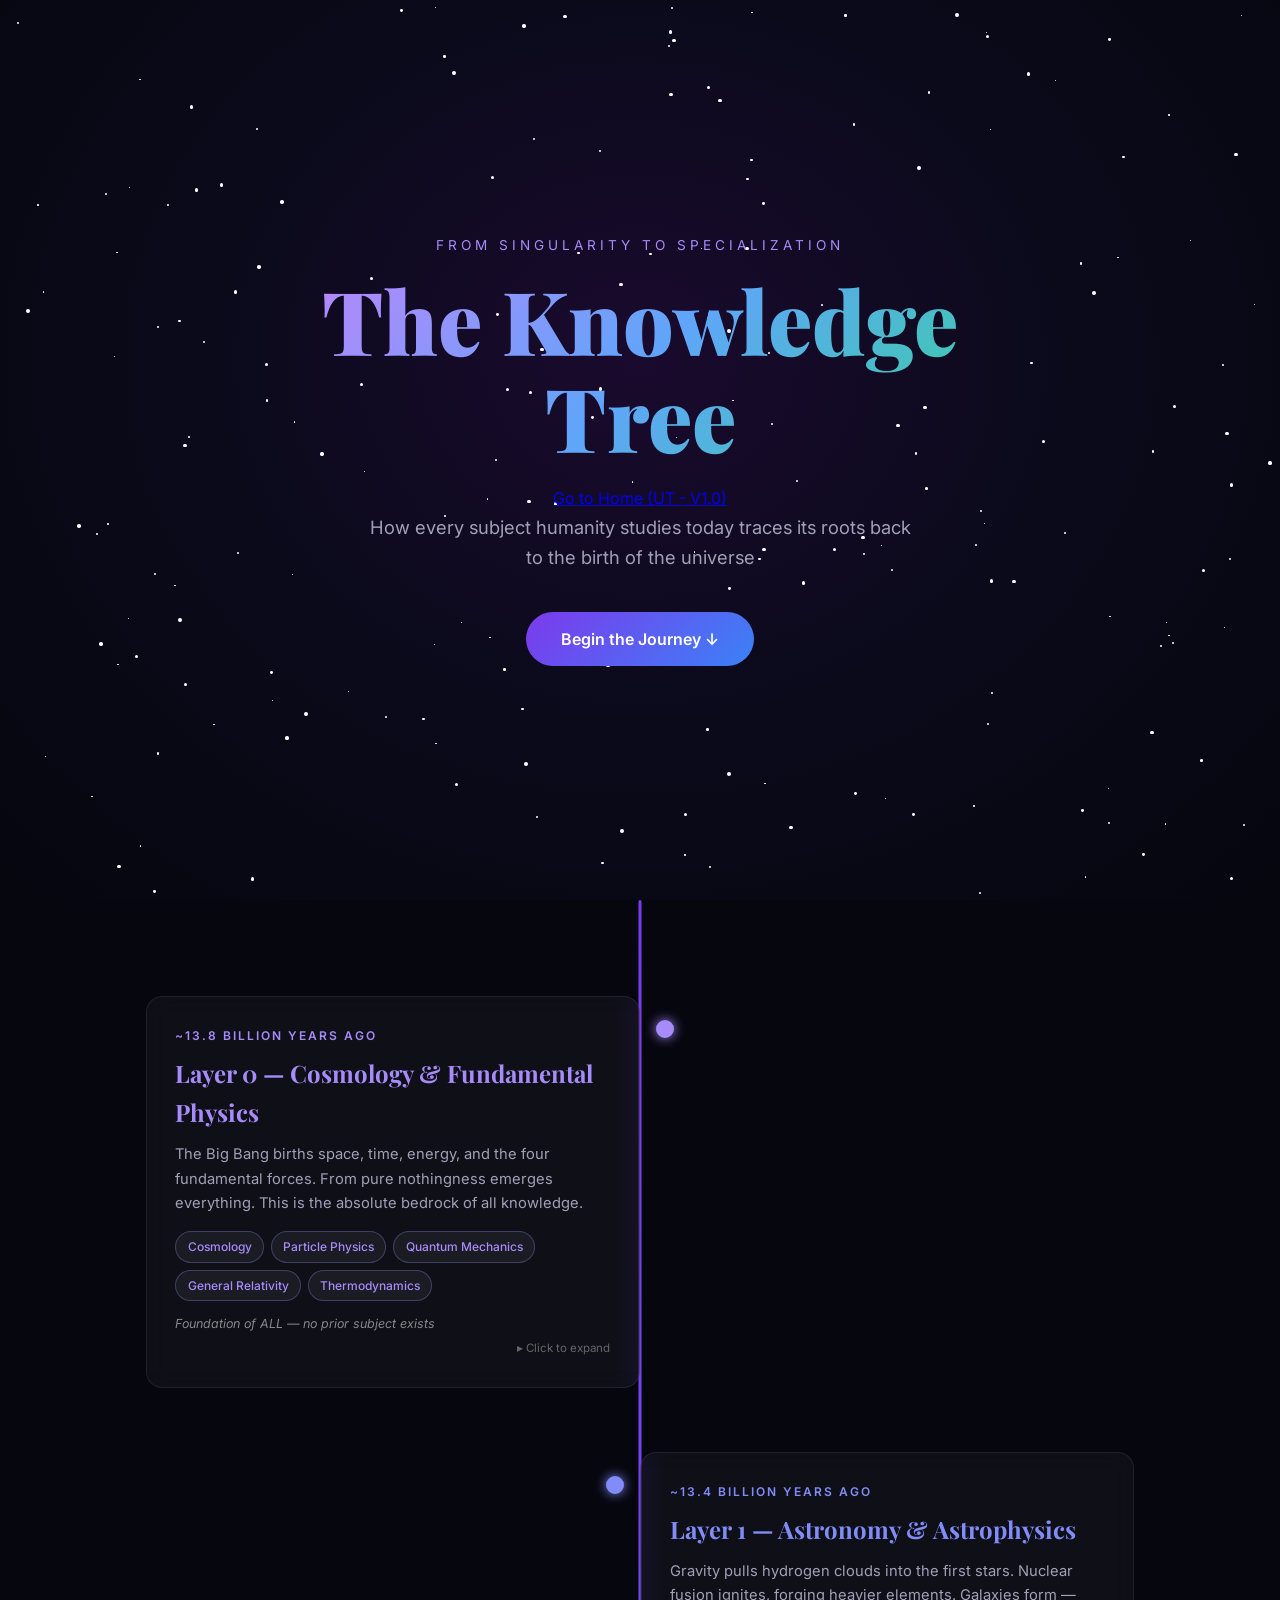
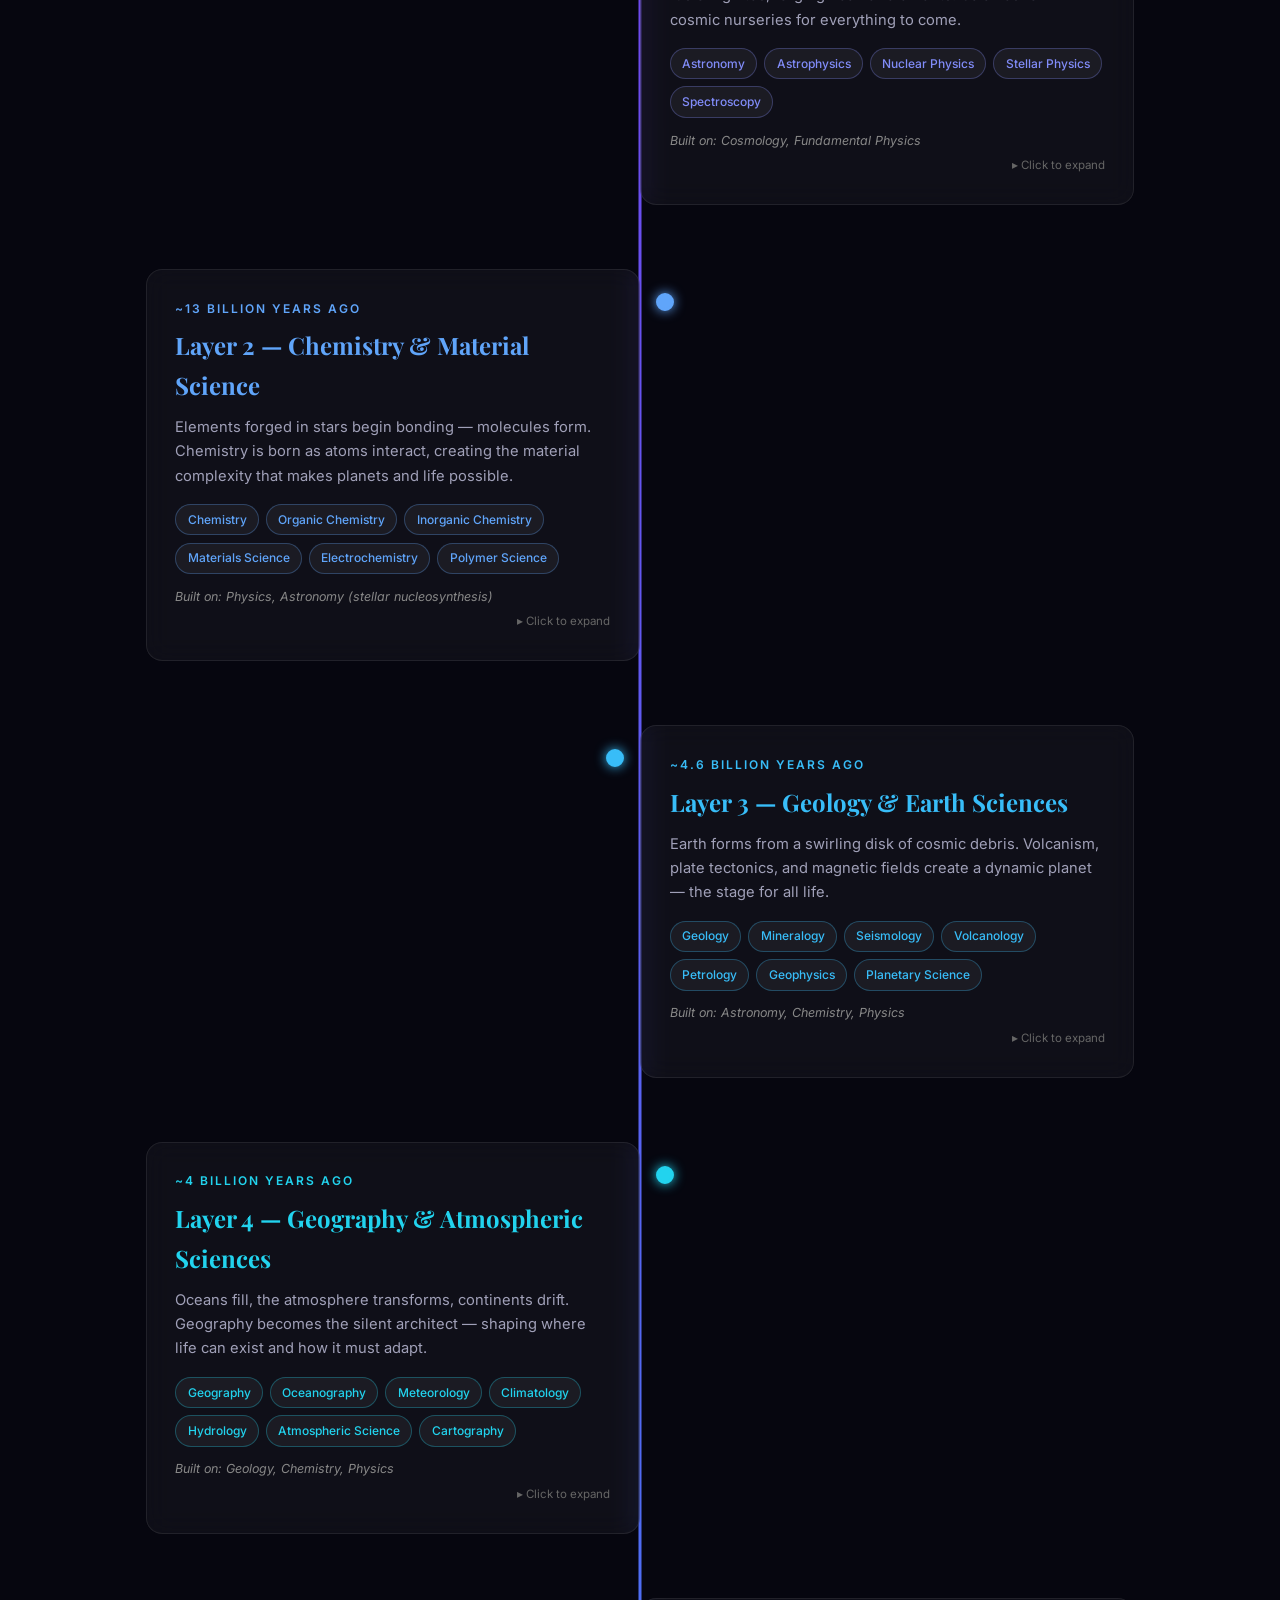
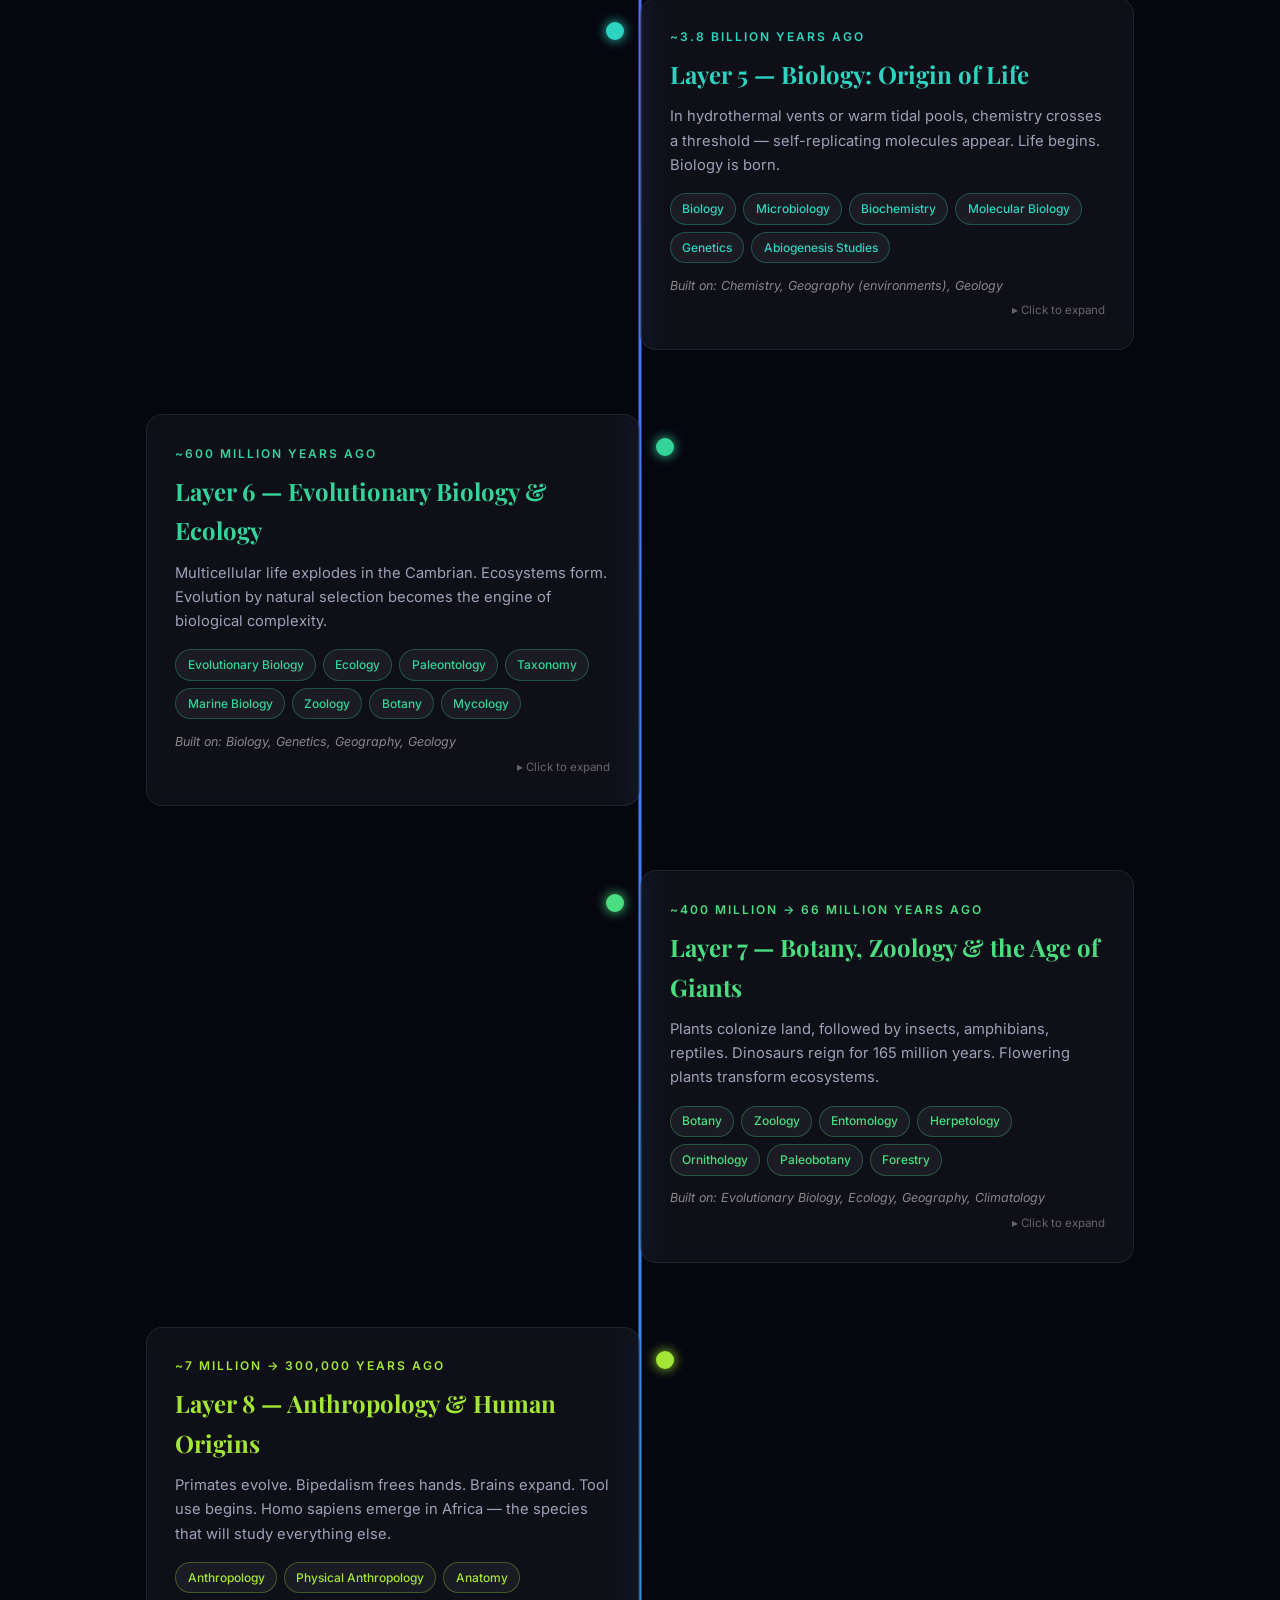
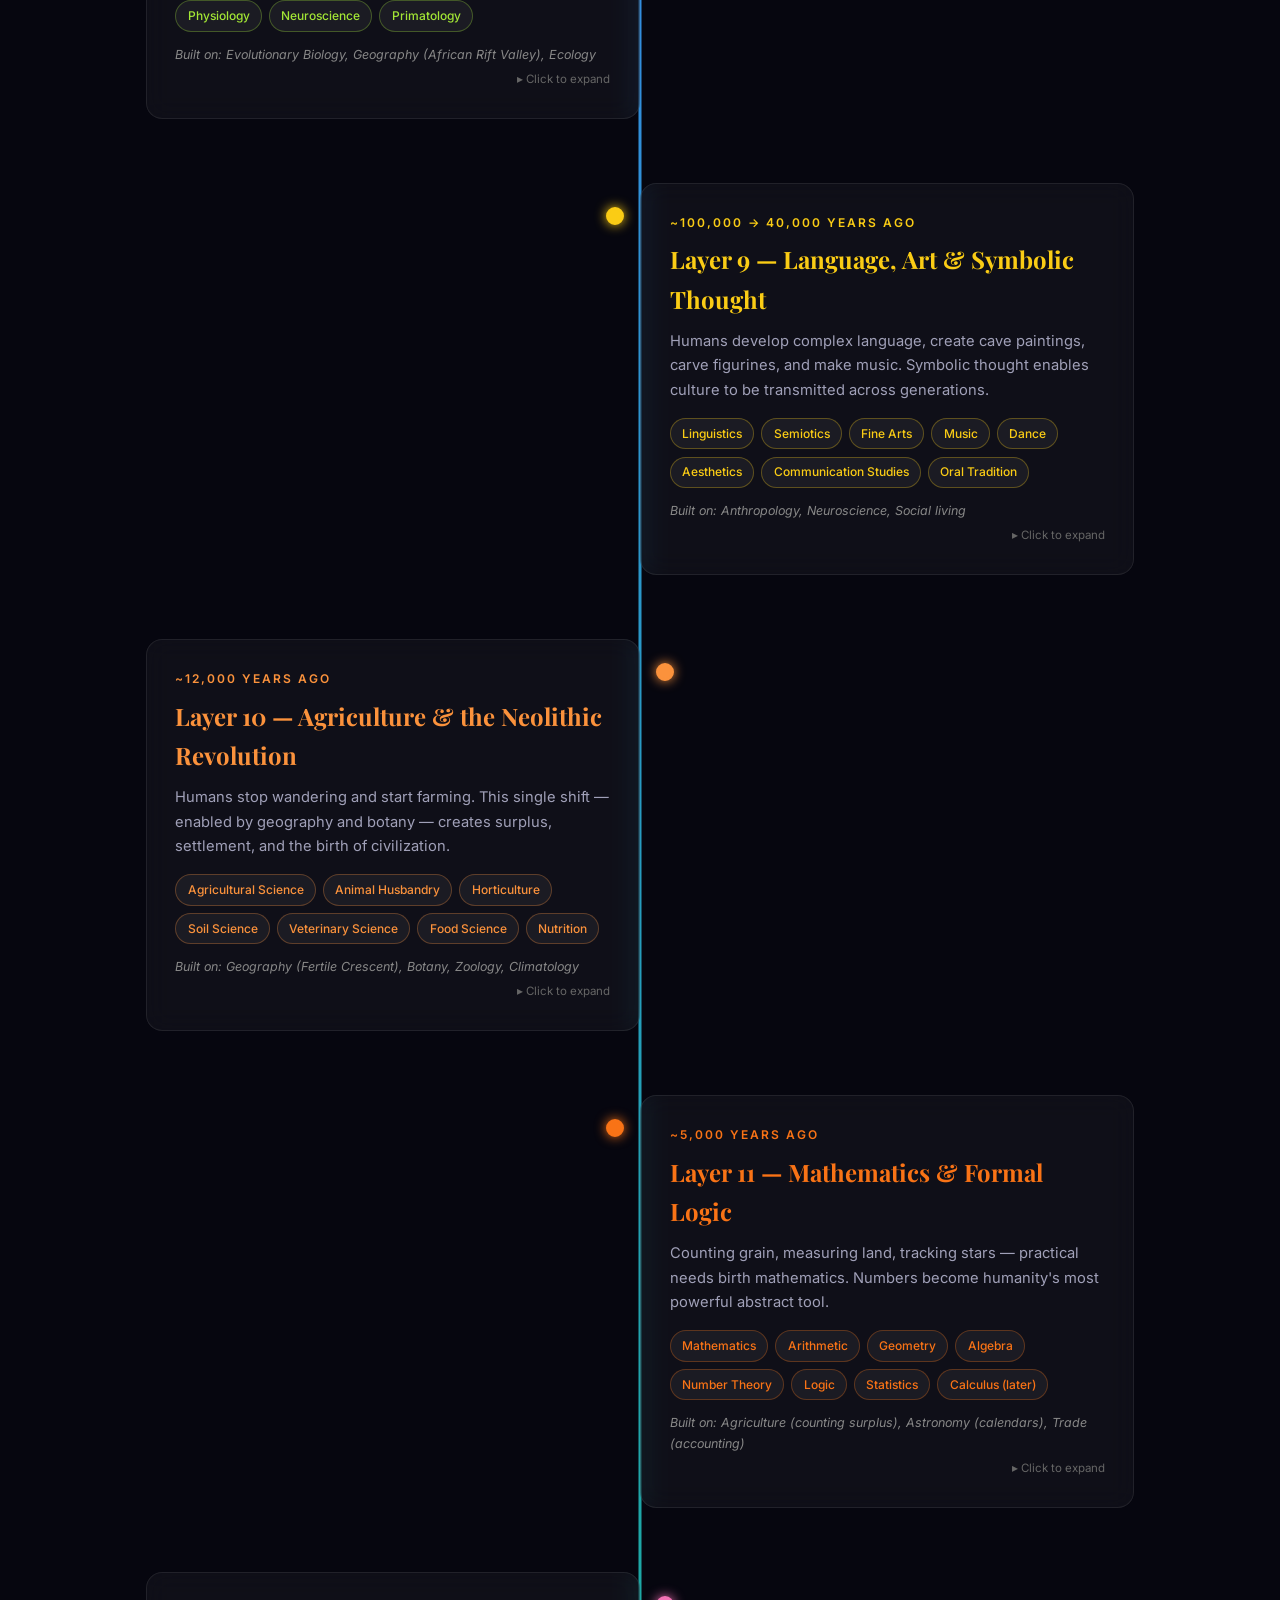
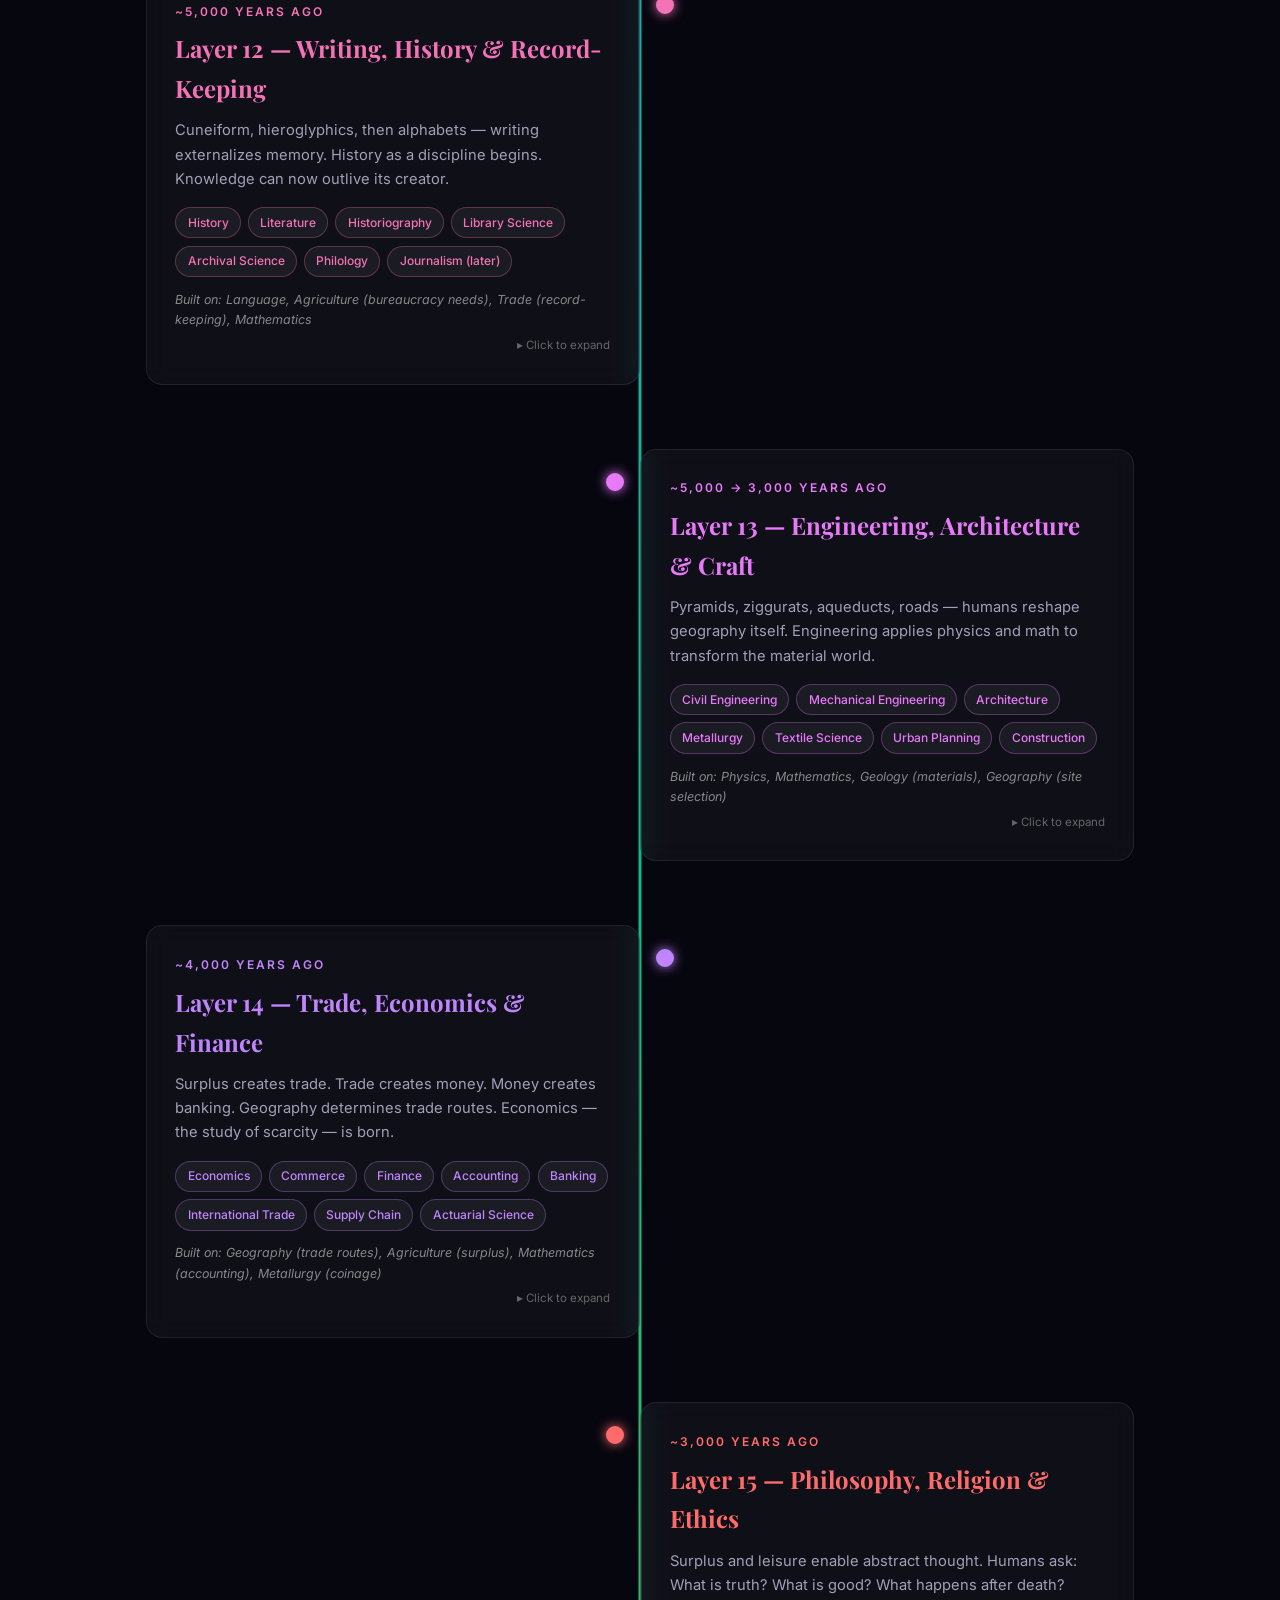
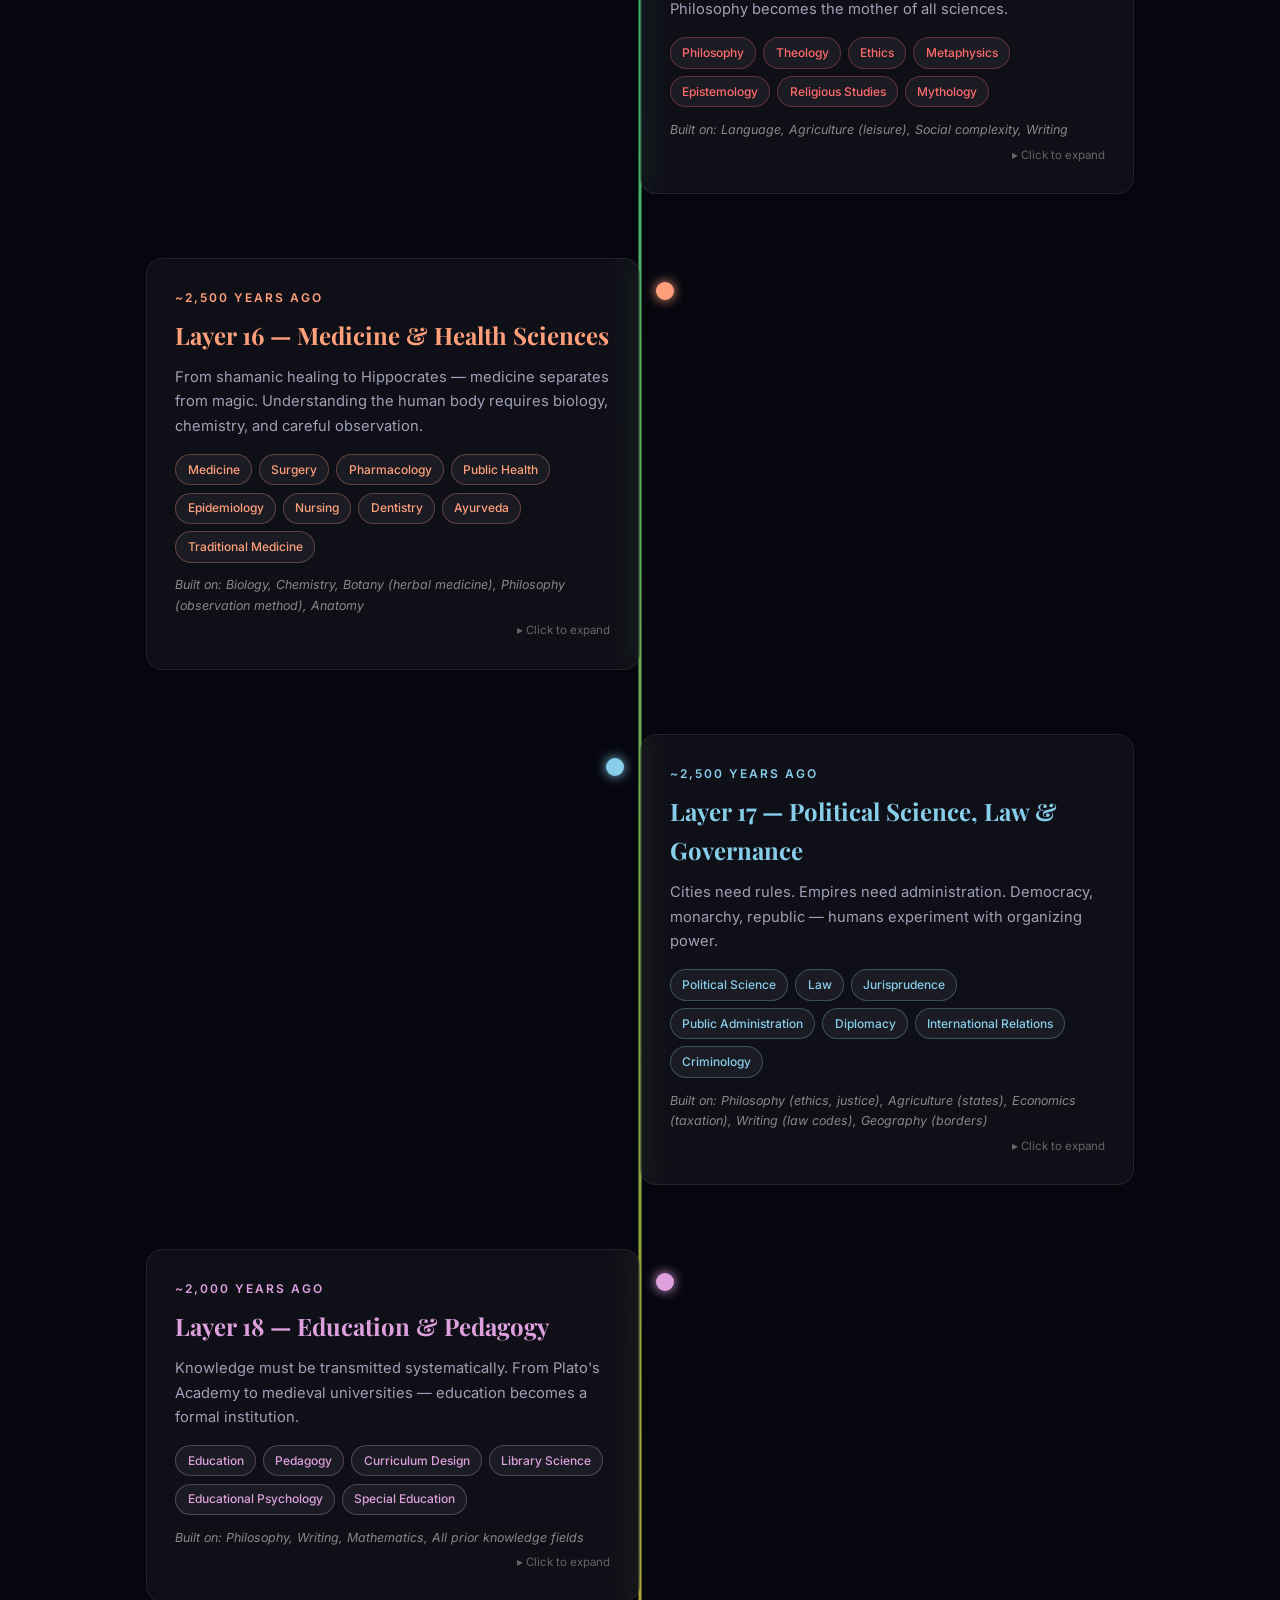
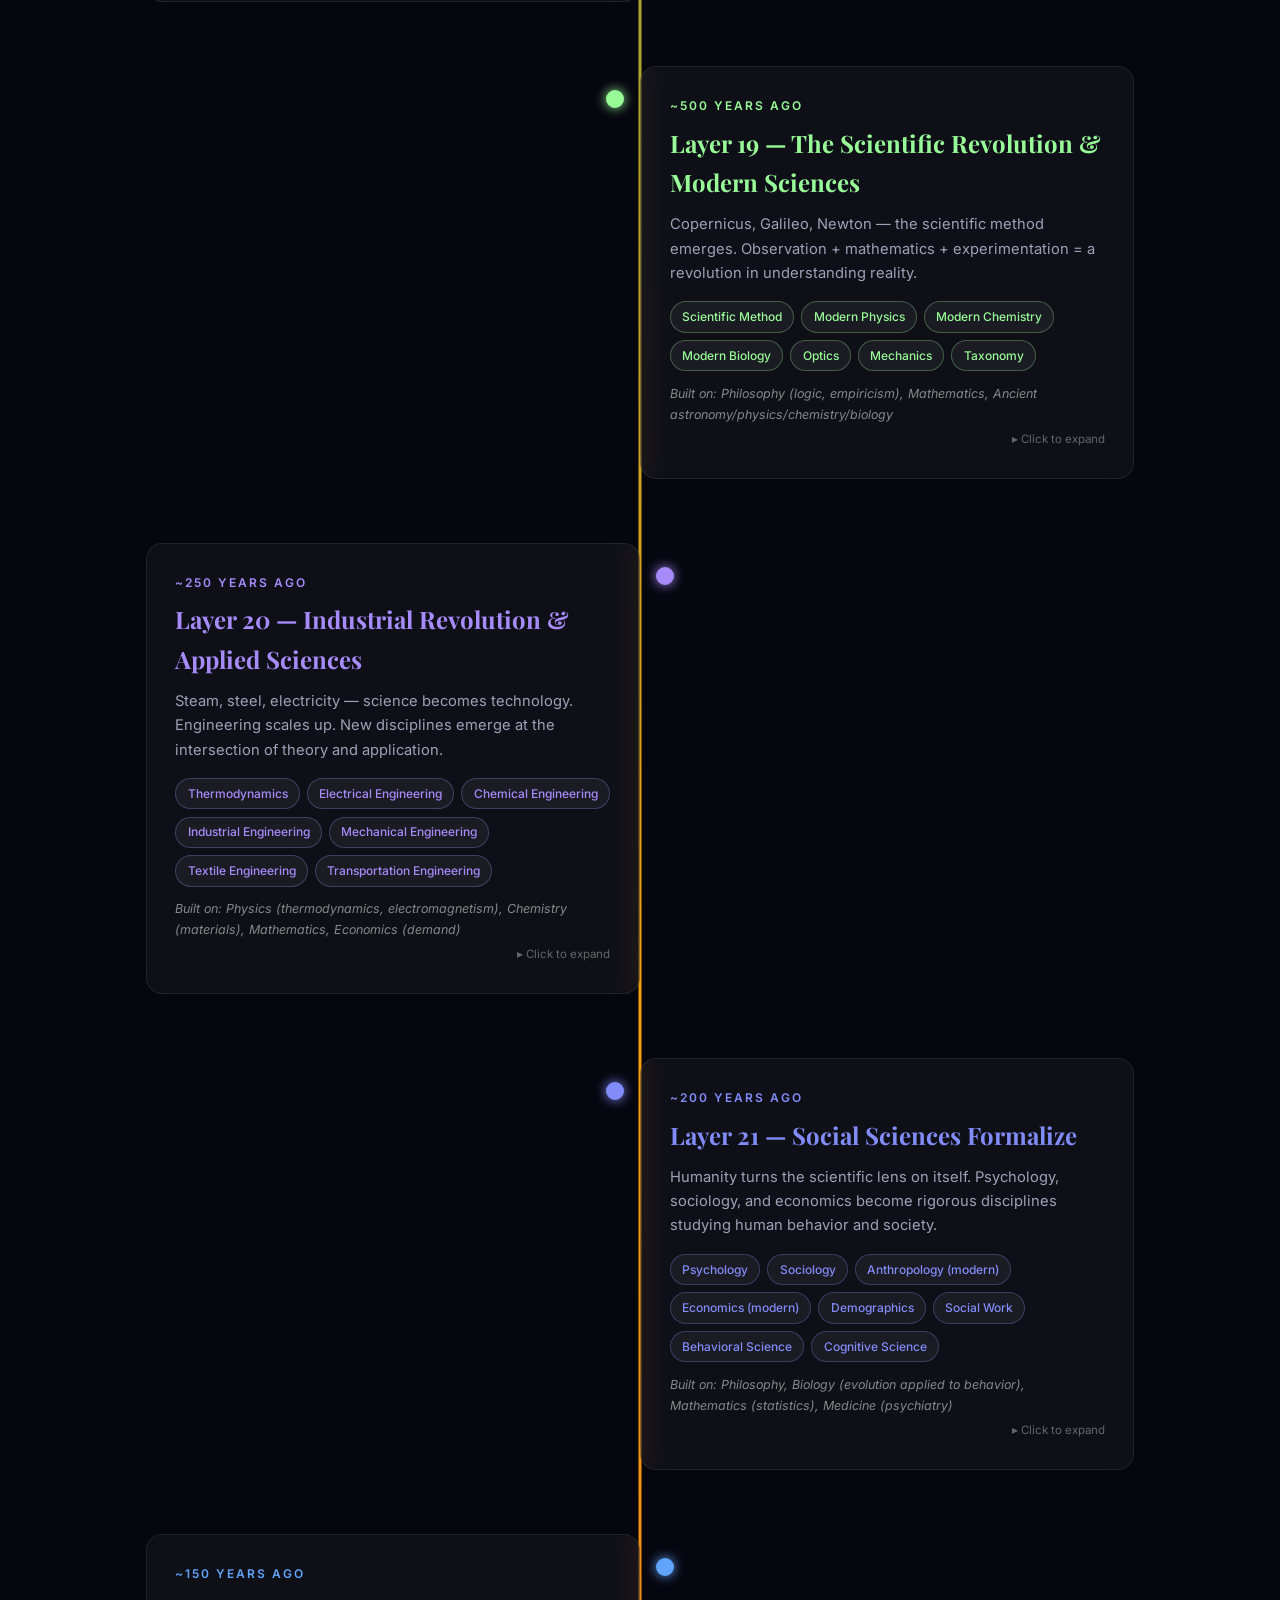
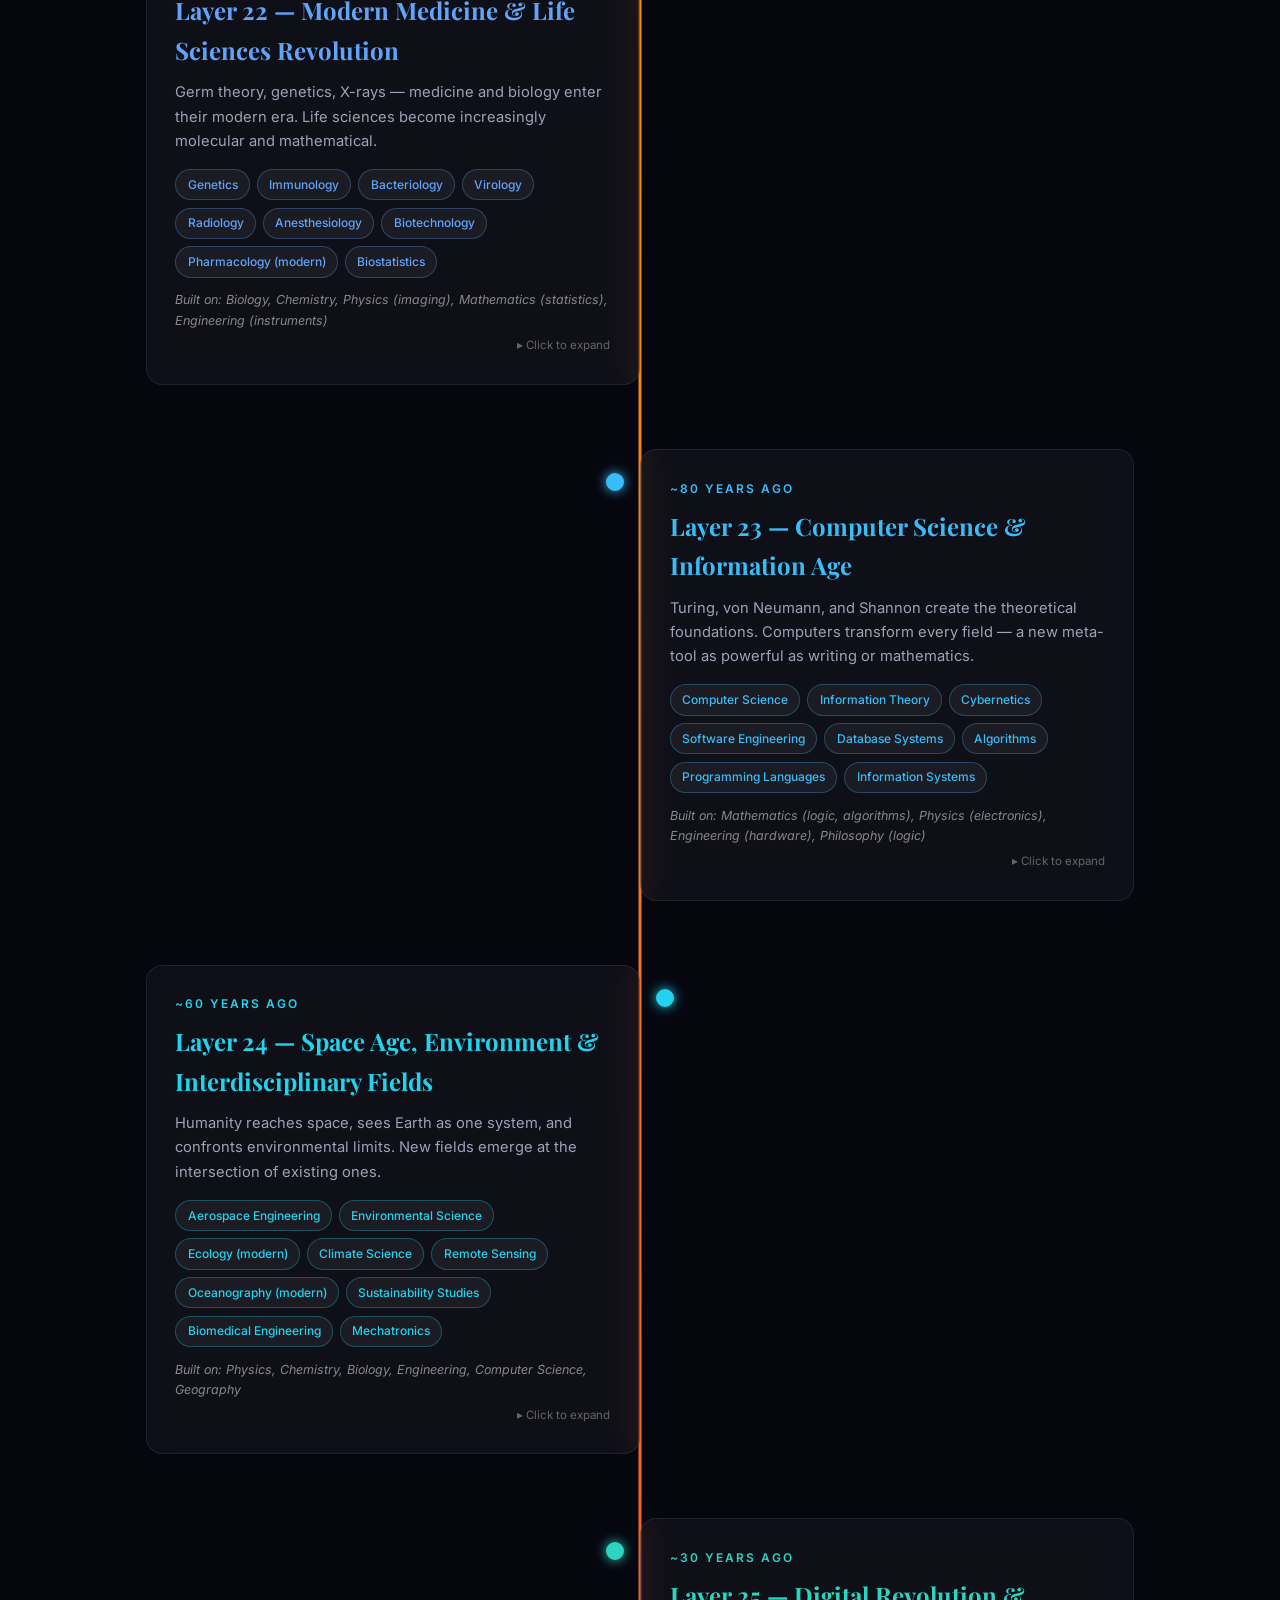
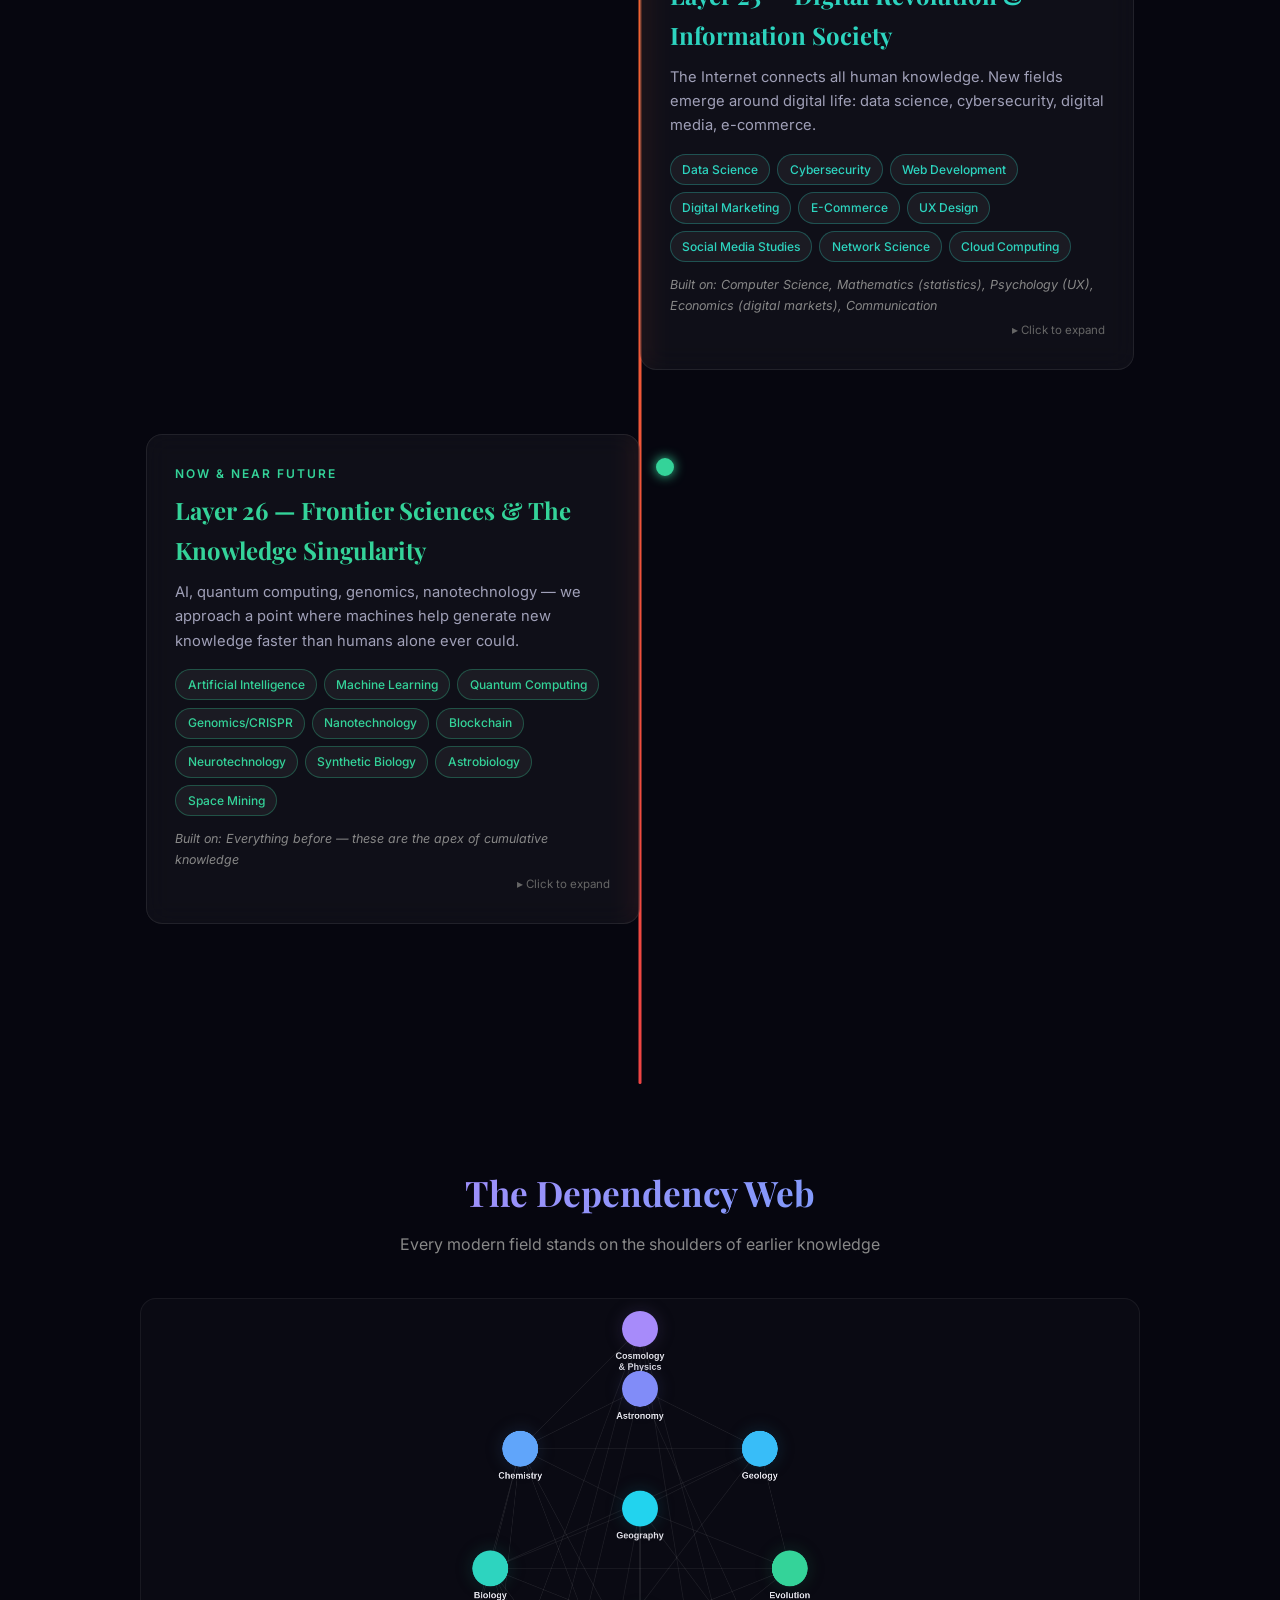
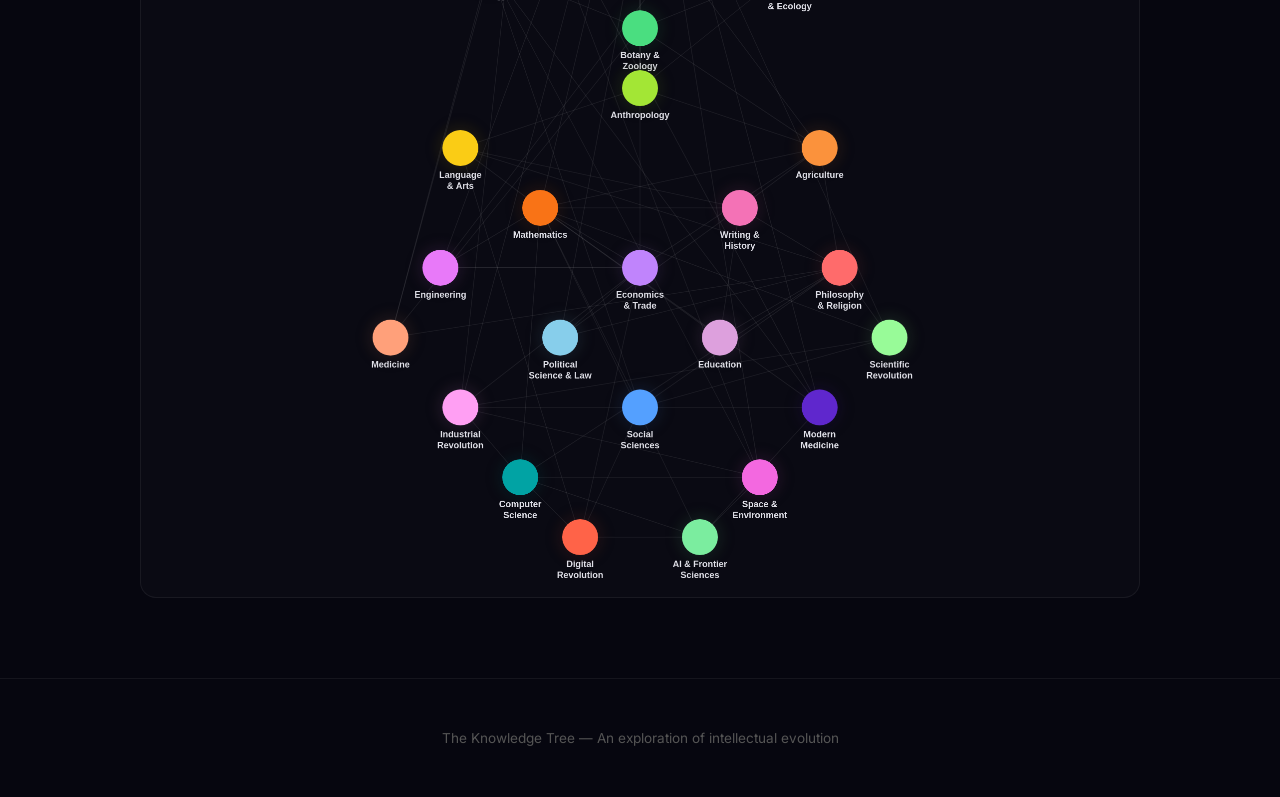
<file: subject_evolution/index.html>
<!DOCTYPE html>
<html lang="en">

<head>
  <meta charset="UTF-8">
  <meta name="viewport" content="width=device-width, initial-scale=1.0">
  <title>The Knowledge Tree — Evolution of Human Subjects</title>
  <meta name="description"
    content="An interactive visualization tracing how every major field of knowledge evolved from the Big Bang to modern specializations.">
  <link
    href="https://fonts.googleapis.com/css2?family=Inter:wght@300;400;500;600;700;900&family=Playfair+Display:wght@700;900&display=swap"
    rel="stylesheet">
  <link rel="stylesheet" href="style.css">
</head>

<body>
  <!-- HERO -->
  <section id="hero">
    <div class="stars" id="stars"></div>
    <div class="hero-content">
      <p class="hero-tag">From Singularity to Specialization</p>
      <h1>The Knowledge Tree</h1>
      <a href="../index.html">Go to Home (UT - V1.0)</a>
      <br>
      <p class="hero-sub">How every subject humanity studies today traces its roots back to the birth of the universe
      </p>
      <a href="#timeline" class="cta-btn">Begin the Journey ↓</a>
    </div>
  </section>

  <!-- TIMELINE -->
  <section id="timeline">
    <div class="timeline-line"></div>
    <div id="layers-container"></div>
  </section>

  <!-- DEPENDENCY GRAPH -->
  <section id="graph-section">
    <h2 class="section-title">The Dependency Web</h2>
    <p class="section-sub">Every modern field stands on the shoulders of earlier knowledge</p>
    <canvas id="depGraph"></canvas>
  </section>

  <!-- FOOTER -->
  <footer>
    <p>The Knowledge Tree &mdash; An exploration of intellectual evolution</p>
  </footer>

  <script src="data.js"></script>
  <script src="app.js"></script>
</body>

</html>
</file>
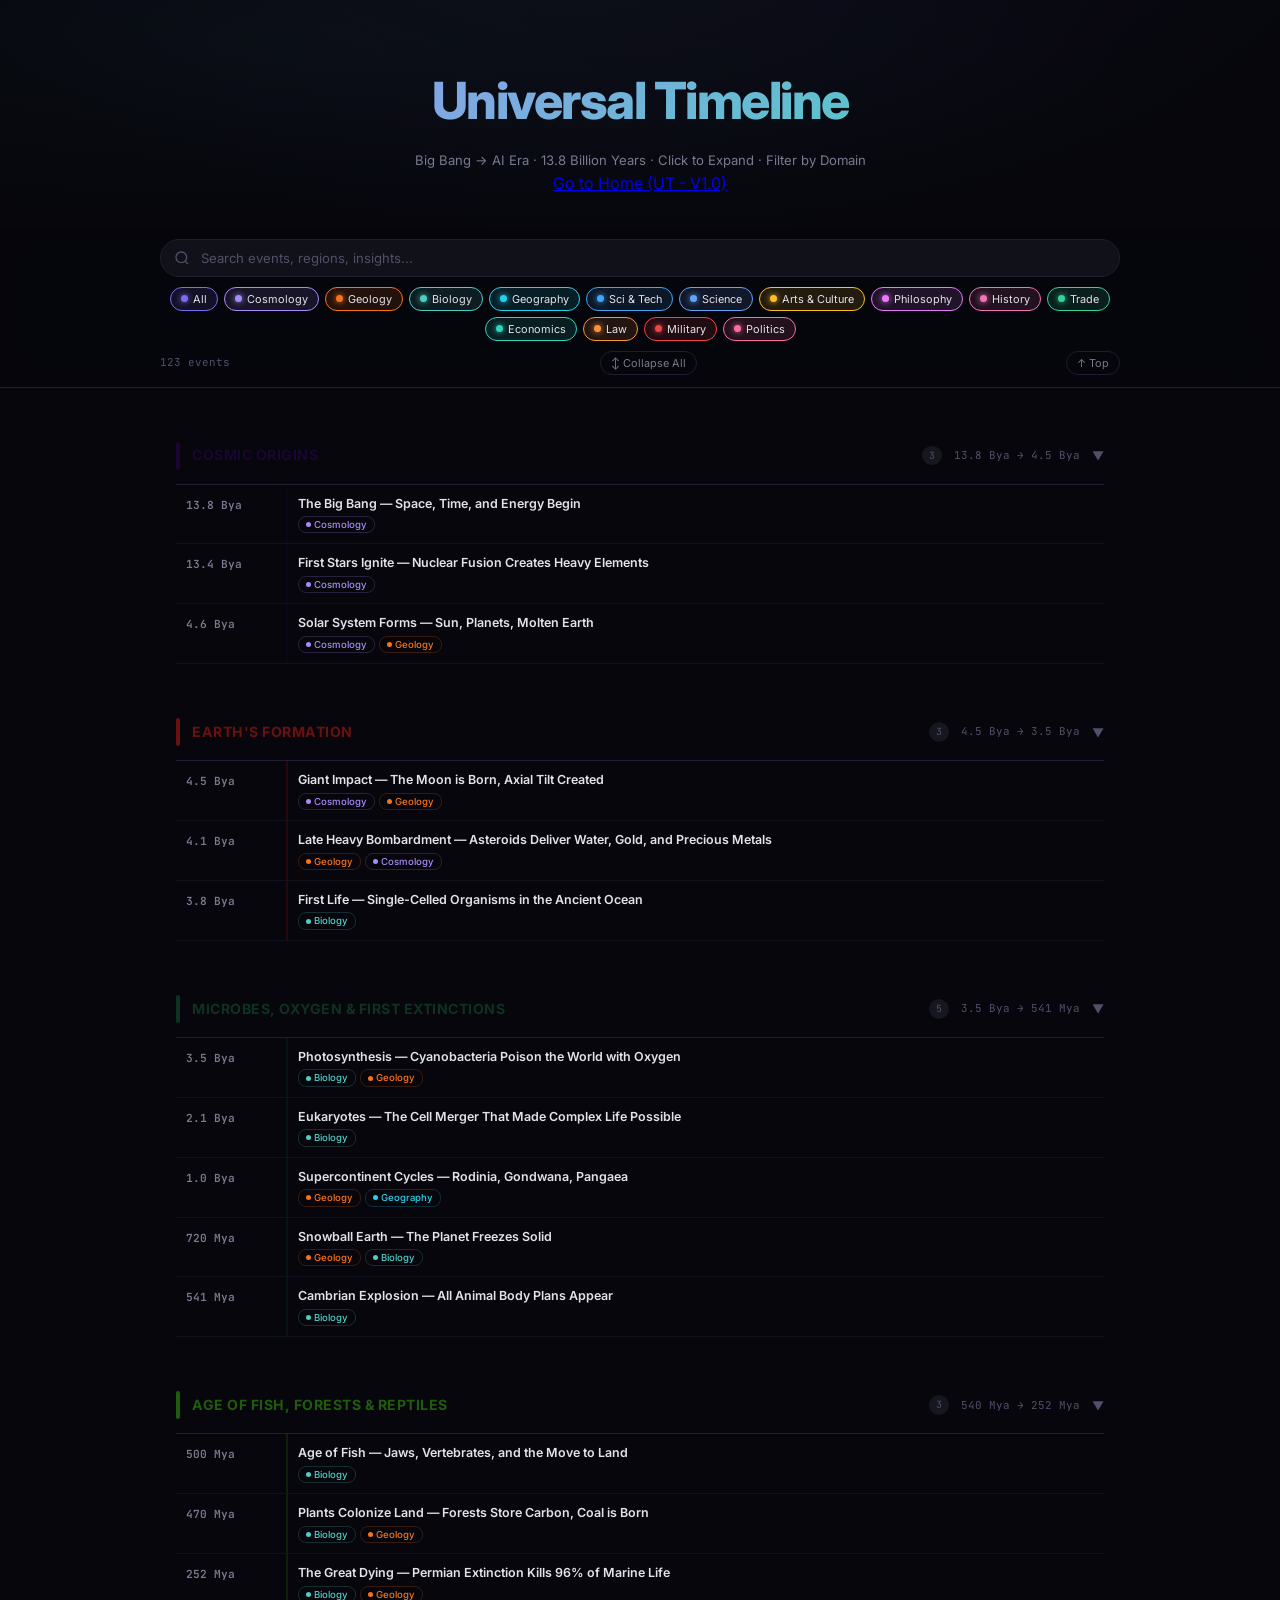
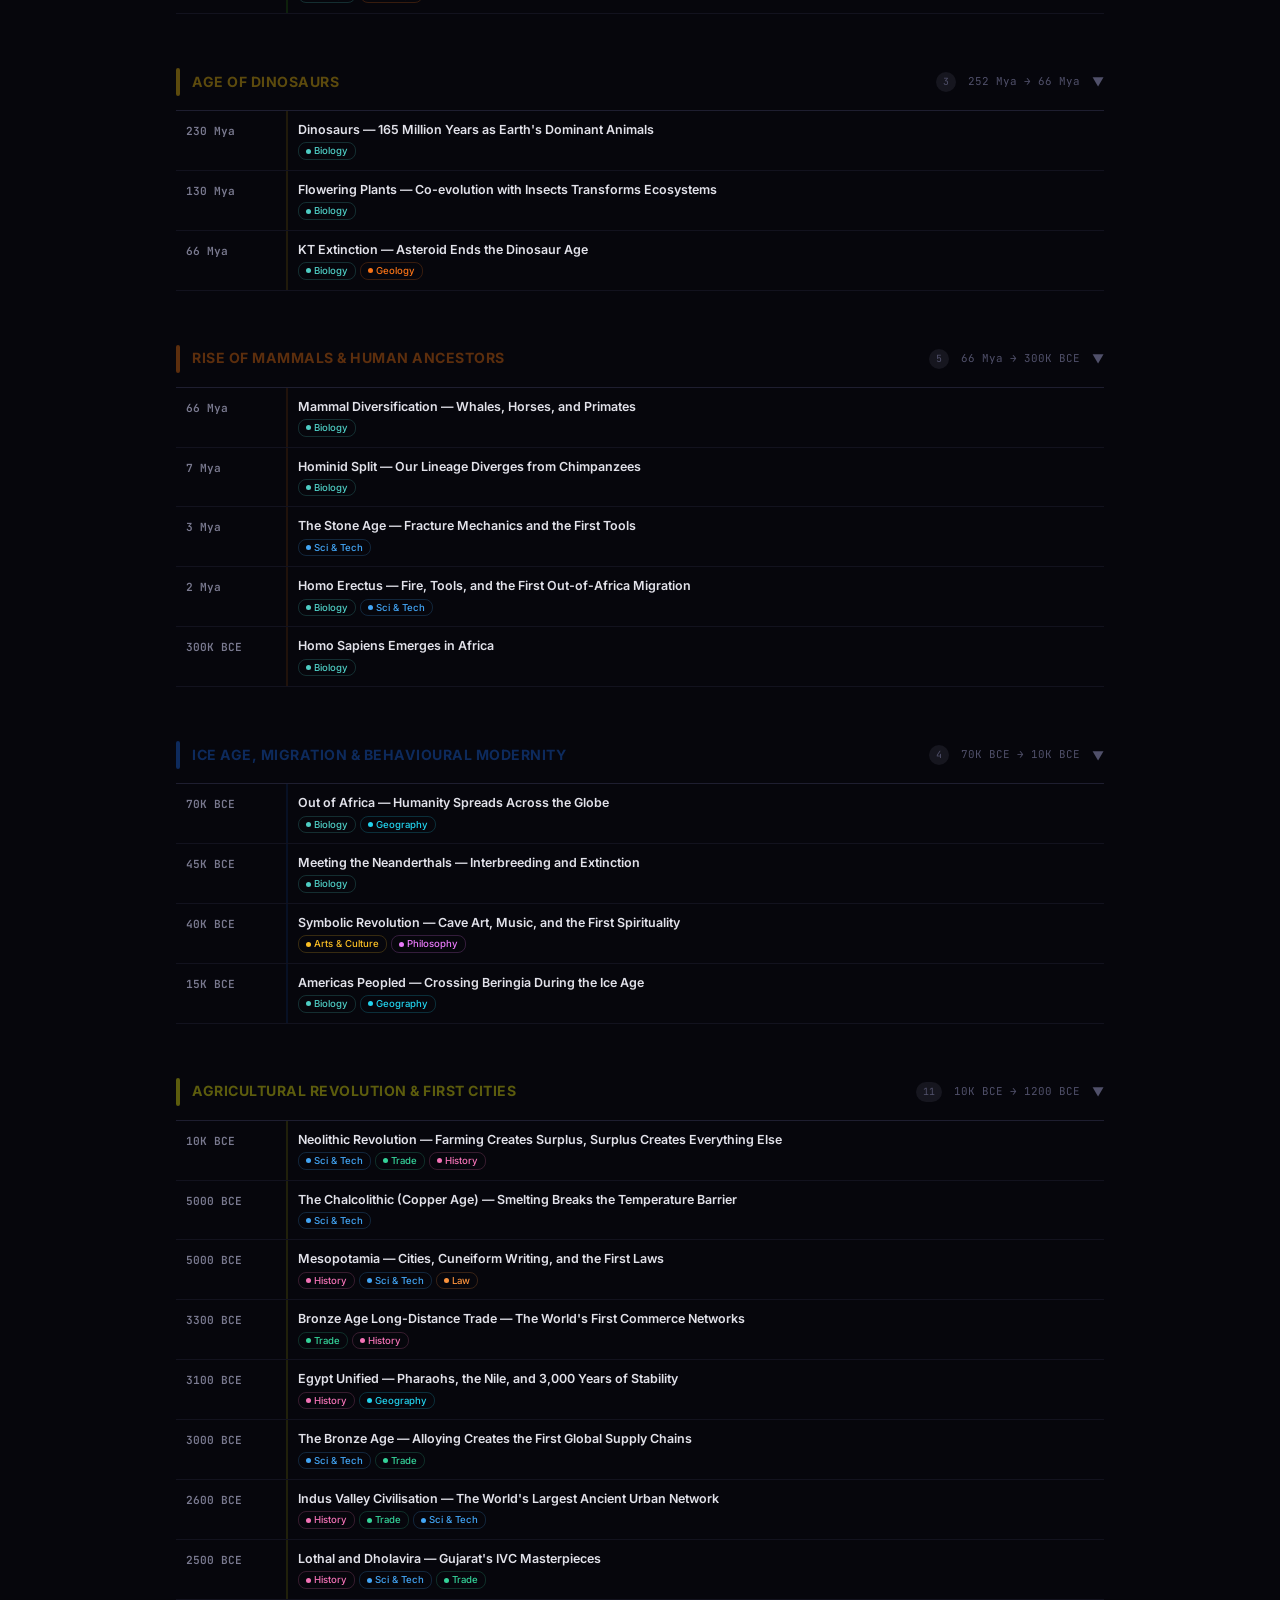
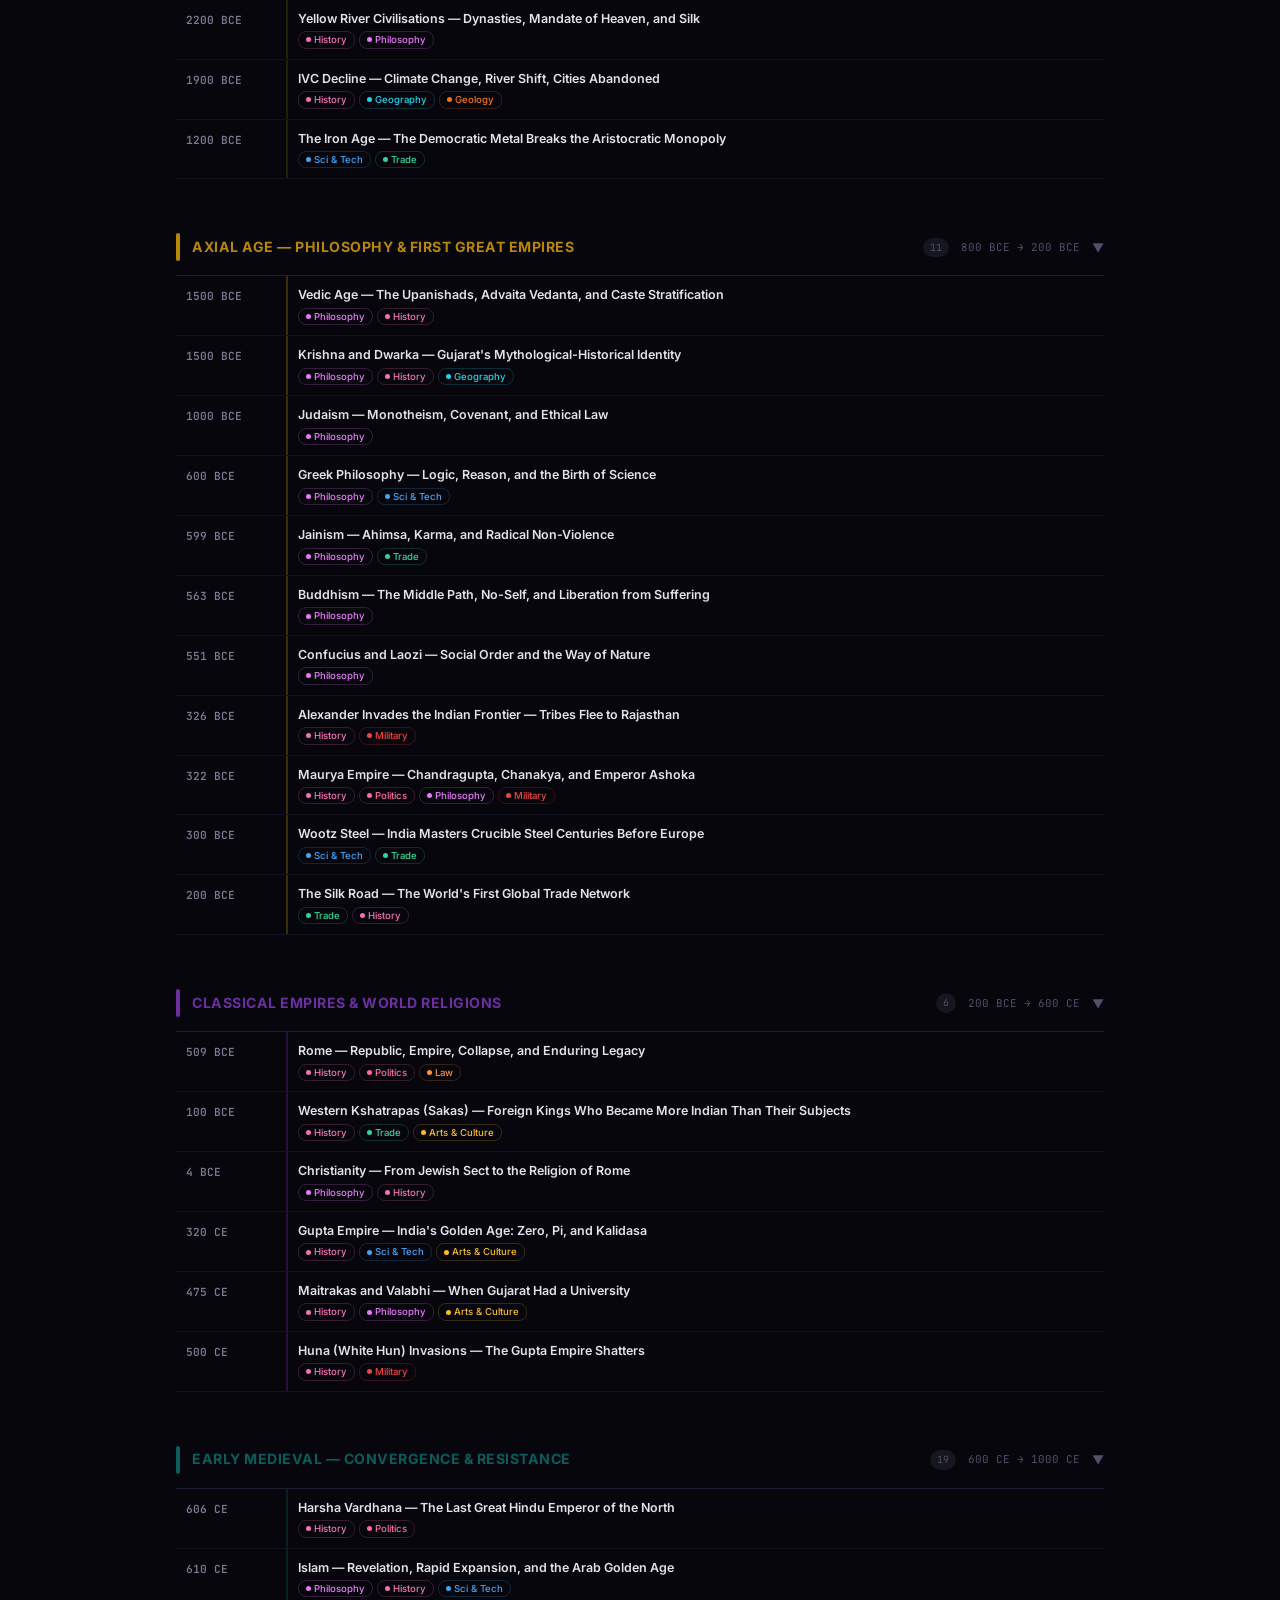
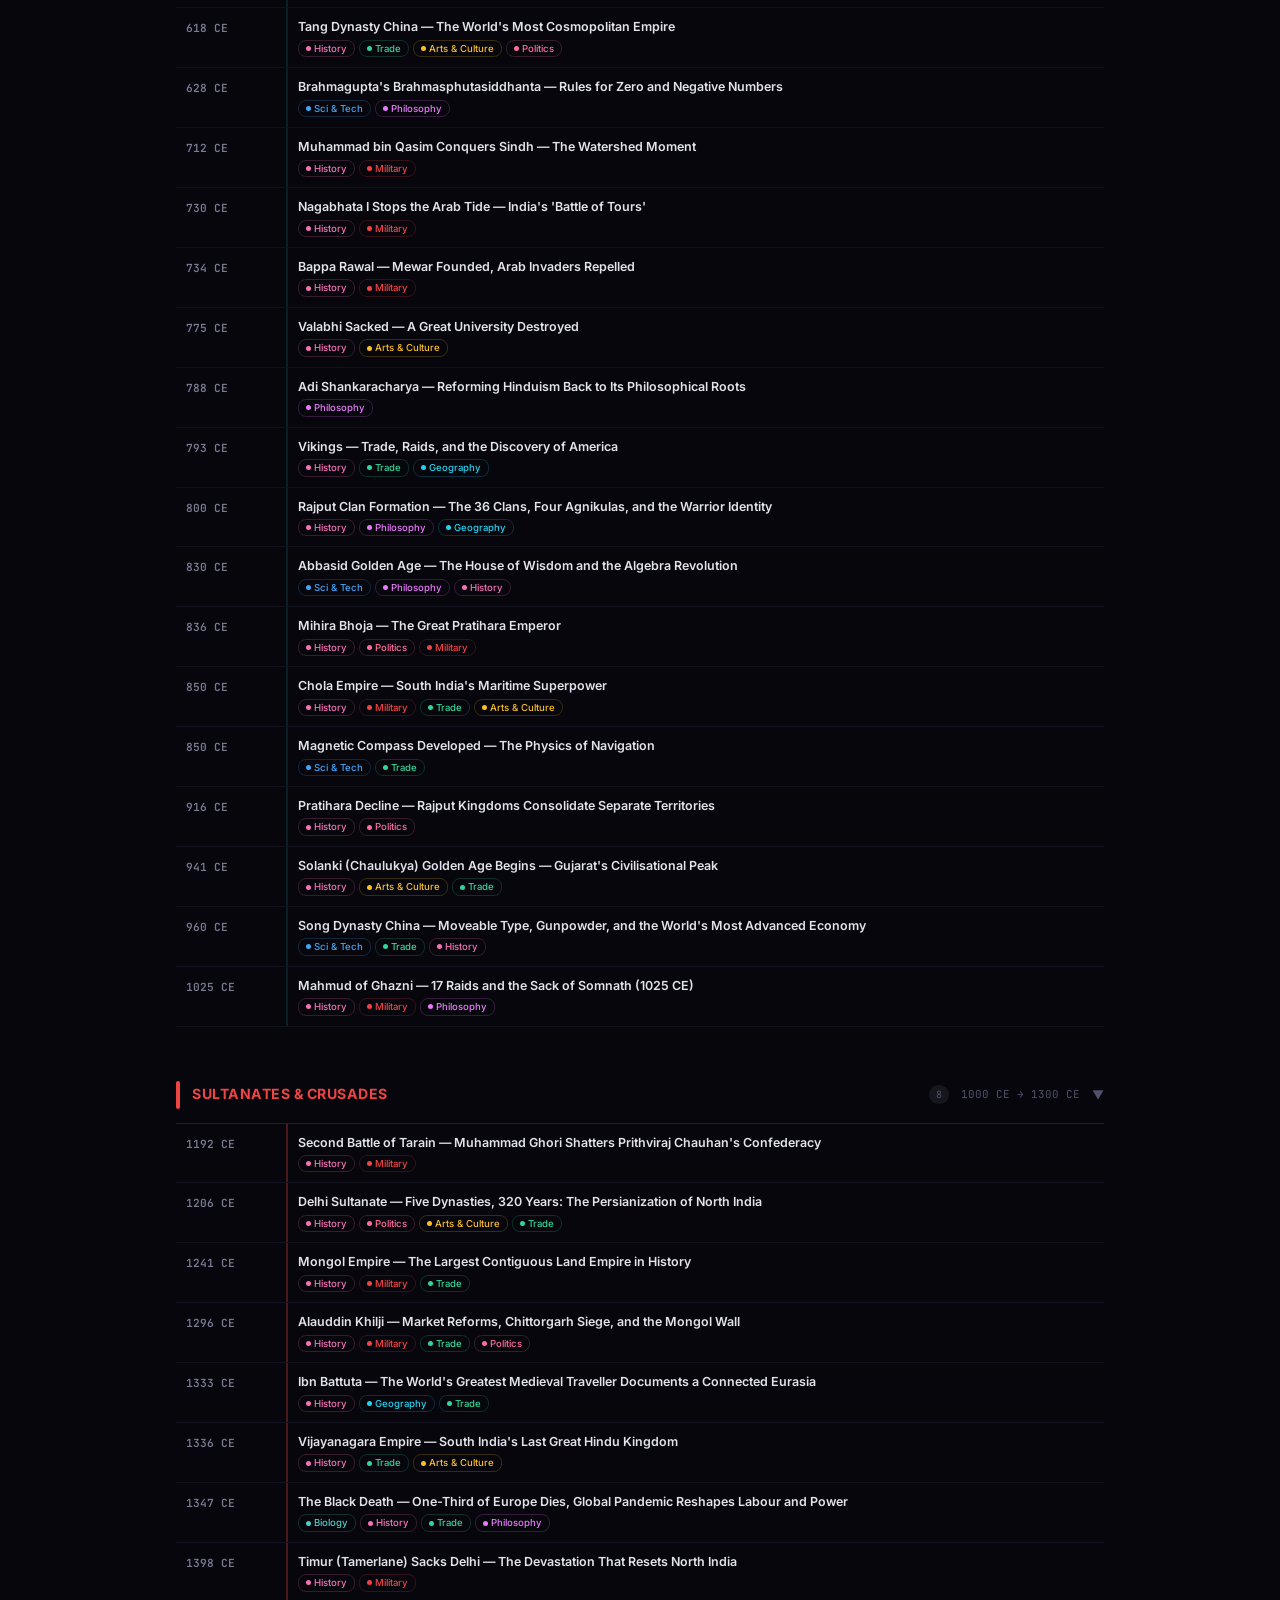
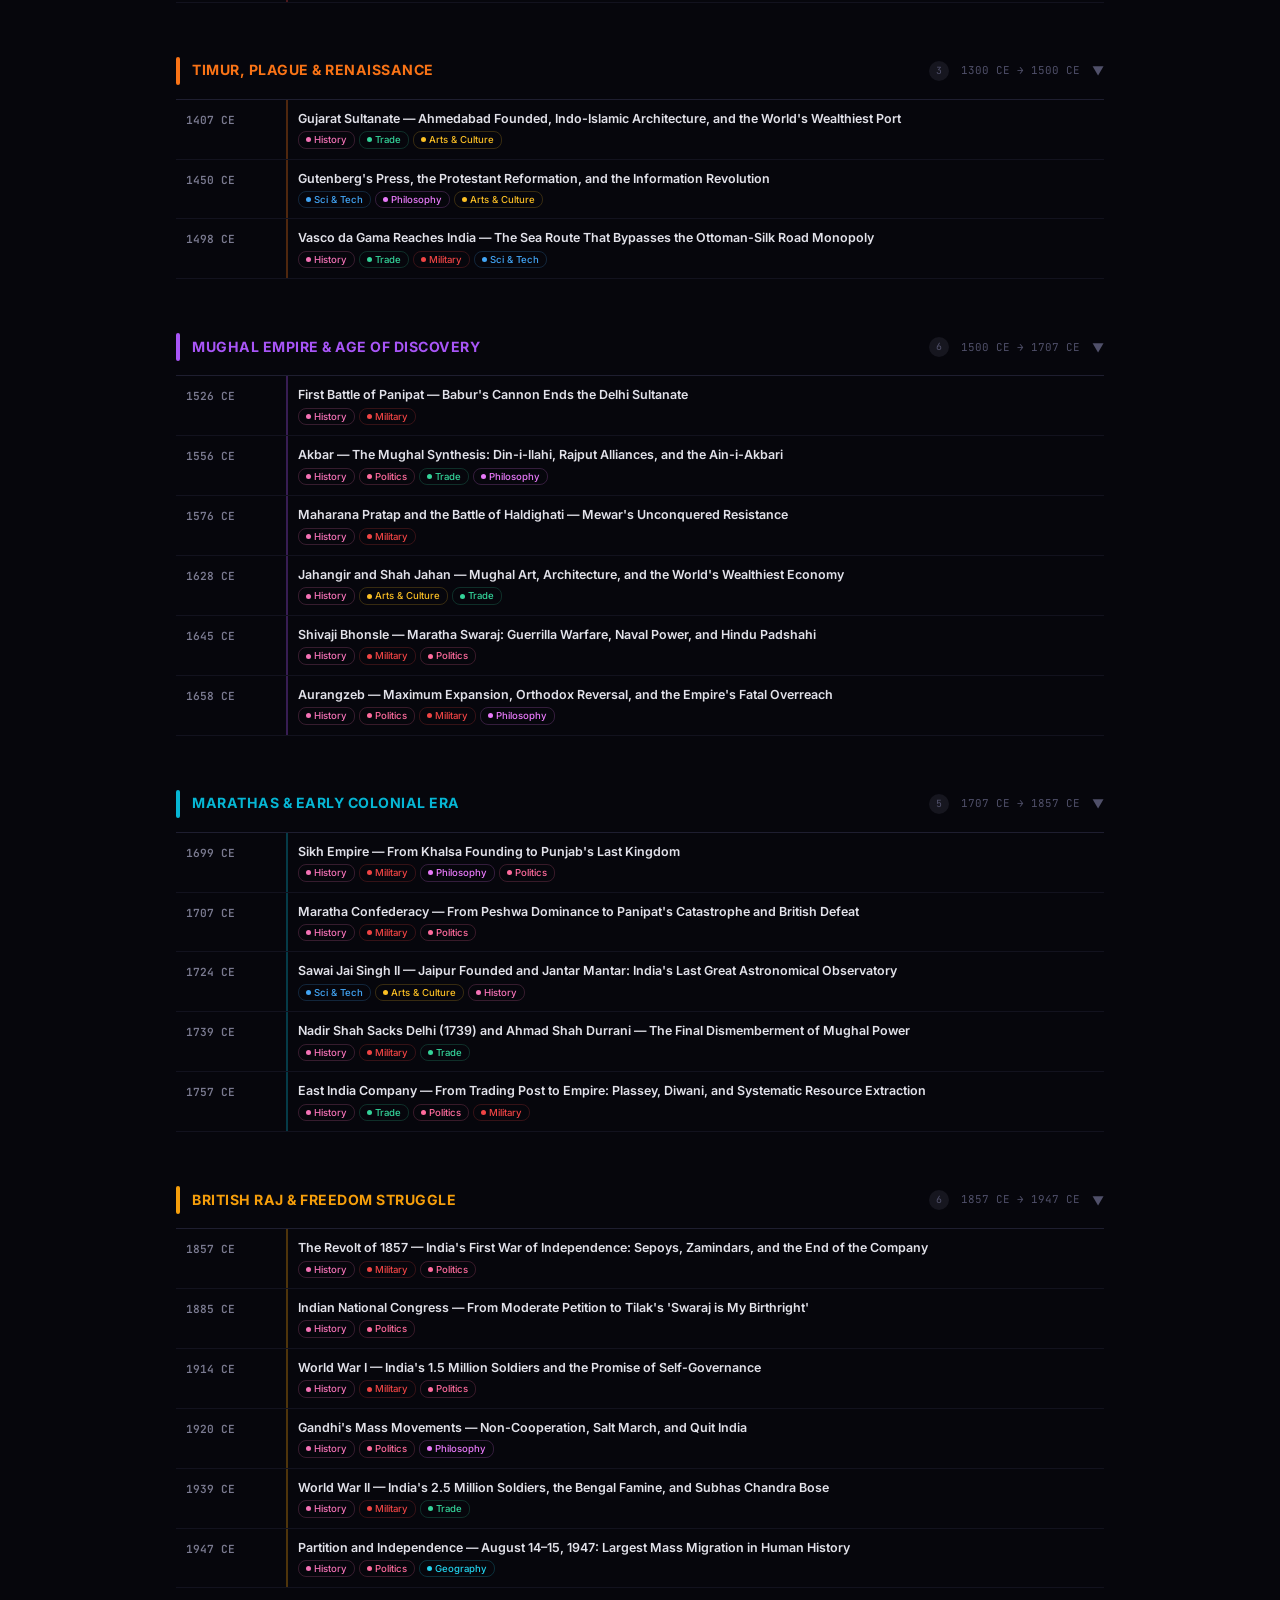
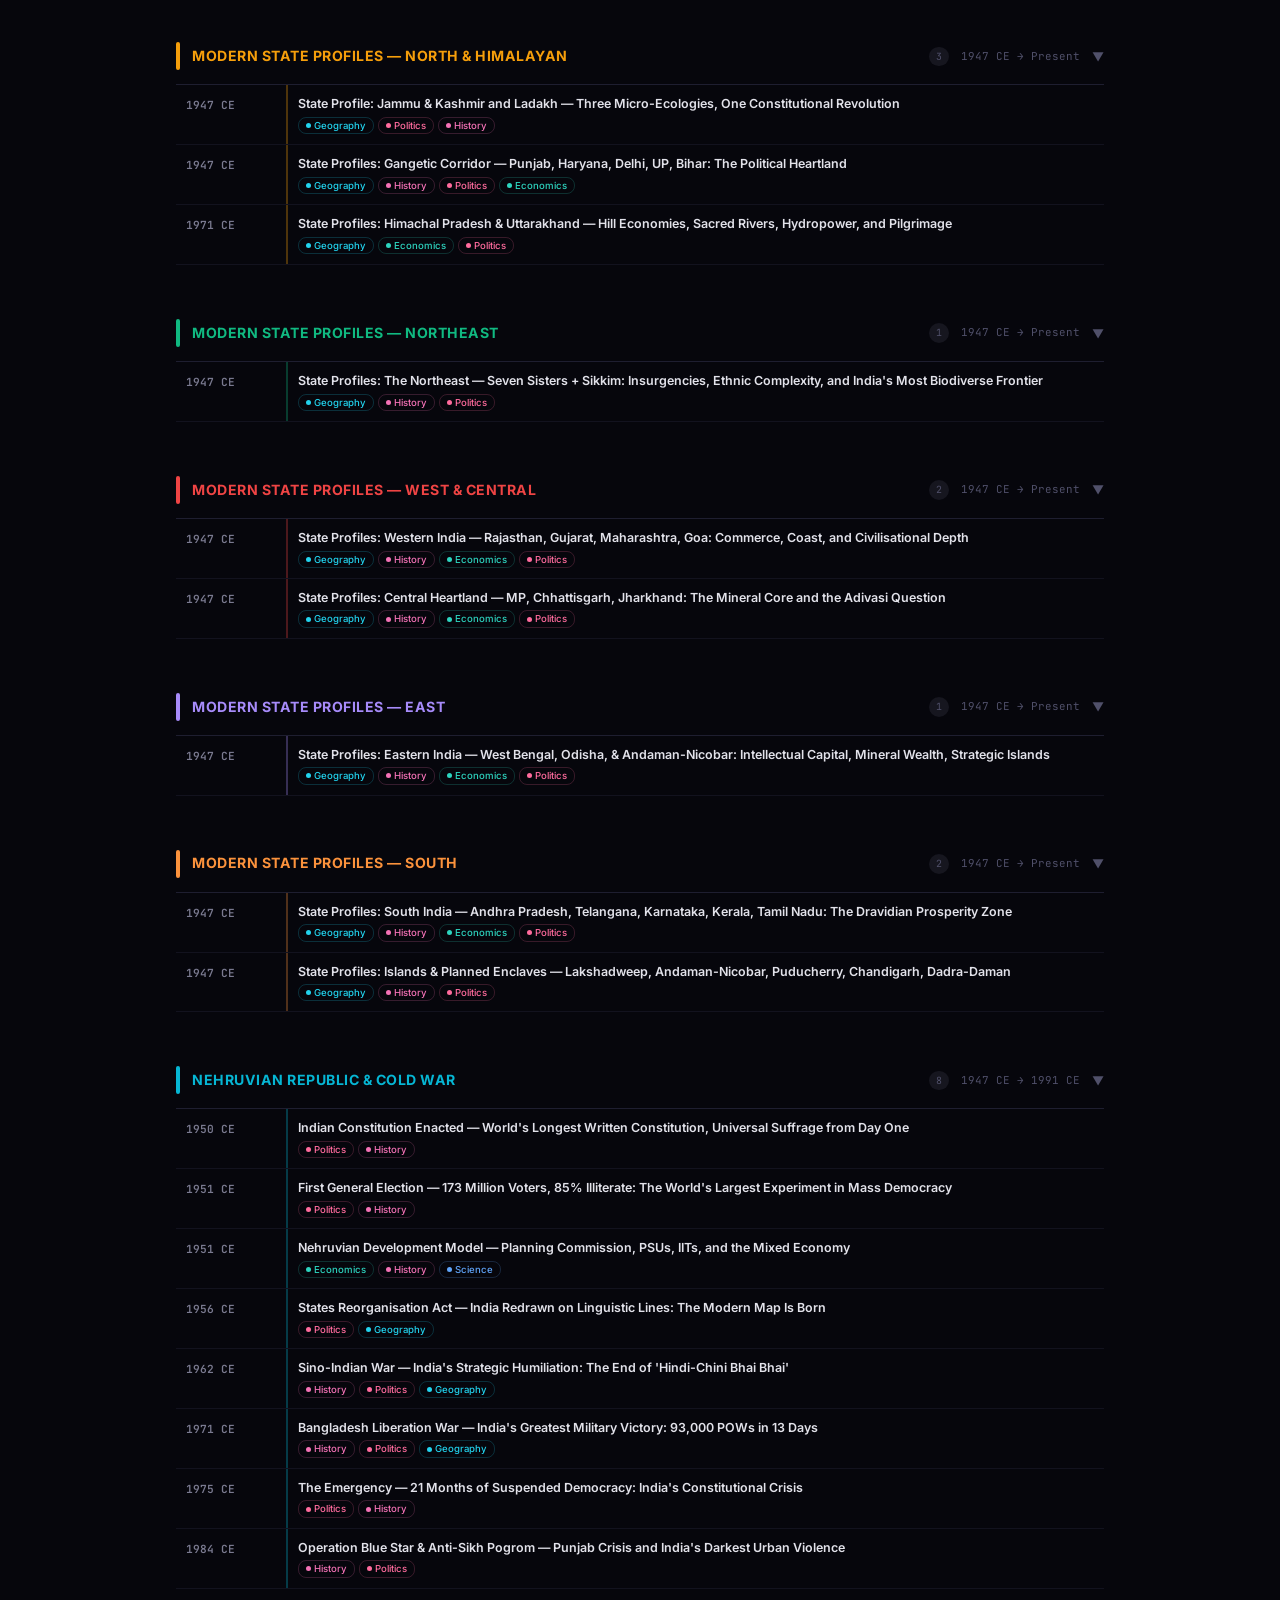
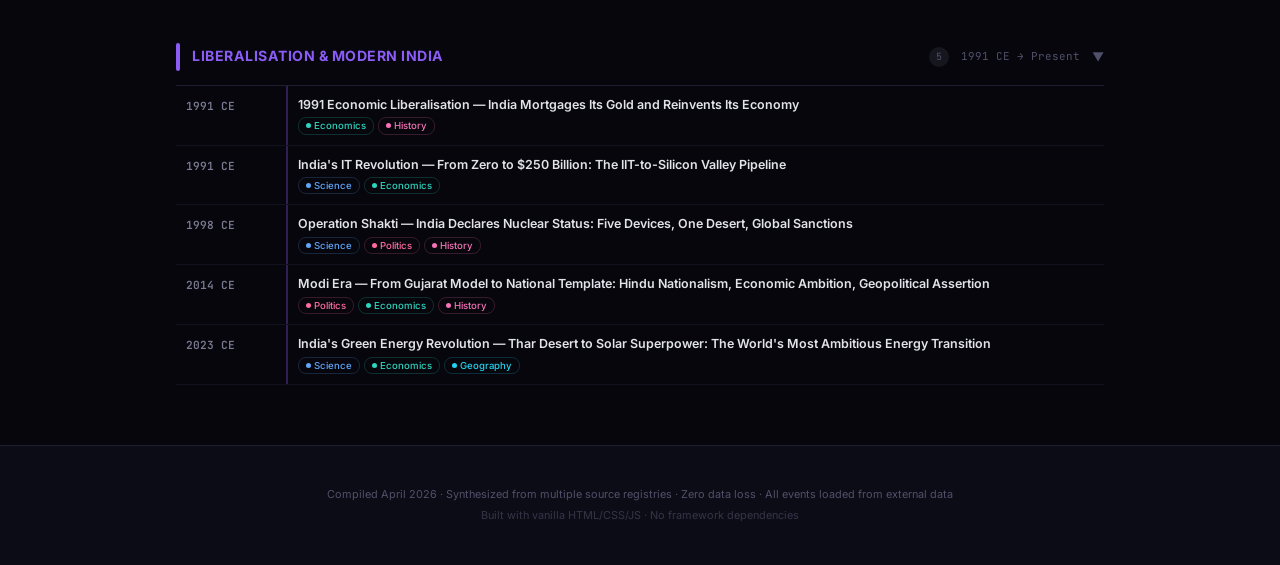
<file: UltimateT/index.html>
<!DOCTYPE html>
<html lang="en">

<head>
  <meta charset="UTF-8">
  <meta name="viewport" content="width=device-width,initial-scale=1">
  <title>Universal Timeline — Big Bang to AI Era</title>
  <meta name="description"
    content="An interactive, zoomable chronological timeline spanning from the Big Bang (13.8 Bya) to the modern AI Era (2026). Explore events across science, history, politics, biology, and more.">
  <link
    href="https://fonts.googleapis.com/css2?family=Inter:wght@300;400;500;600;700;800&family=JetBrains+Mono:wght@400;500&display=swap"
    rel="stylesheet">
  <link rel="stylesheet" href="./timeline.css">
</head>

<body>

  <!-- ═══ HEADER ═══ -->
  <header class="header" id="header">
    <div class="header__inner">
      <h1 class="header__title">Universal Timeline</h1>
      <p class="header__sub">Big Bang → AI Era · 13.8 Billion Years · Click to Expand · Filter by Domain</p>
      <a href="../index.html">Go to Home (UT - V1.0)</a>
    </div>
  </header>

  <!-- ═══ STICKY CONTROLS ═══ -->
  <div class="controls" id="controls">
    <div class="controls__inner">
      <div class="search-wrap">
        <svg class="search-icon" viewBox="0 0 24 24" fill="none" stroke="currentColor" stroke-width="2">
          <circle cx="11" cy="11" r="8" />
          <line x1="21" y1="21" x2="16.65" y2="16.65" />
        </svg>
        <input type="text" class="search-input" id="searchInput" placeholder="Search events, regions, insights..."
          autocomplete="off">
        <span class="search-count" id="searchCount"></span>
      </div>
      <div class="filters" id="filters"></div>
      <div class="controls__meta">
        <span class="event-counter" id="eventCounter">0 events</span>
        <button class="btn-collapse" id="btnCollapseAll" title="Collapse all">↕ Collapse All</button>
        <button class="btn-top" id="btnTop" title="Back to top">↑ Top</button>
      </div>
    </div>
  </div>

  <!-- ═══ TIMELINE CONTAINER ═══ -->
  <main class="timeline" id="timeline"></main>

  <!-- ═══ FOOTER ═══ -->
  <footer class="footer">
    <p>Compiled April 2026 · Synthesized from multiple source registries · Zero data loss · All events loaded from
      external data</p>
    <p class="footer__tech">Built with vanilla HTML/CSS/JS · No framework dependencies</p>
  </footer>

  <!-- ═══ SCRIPTS ═══ -->
  <script src="./timelineData.js"></script>
  <script src="./timeline.js"></script>
</body>

</html>
</file>
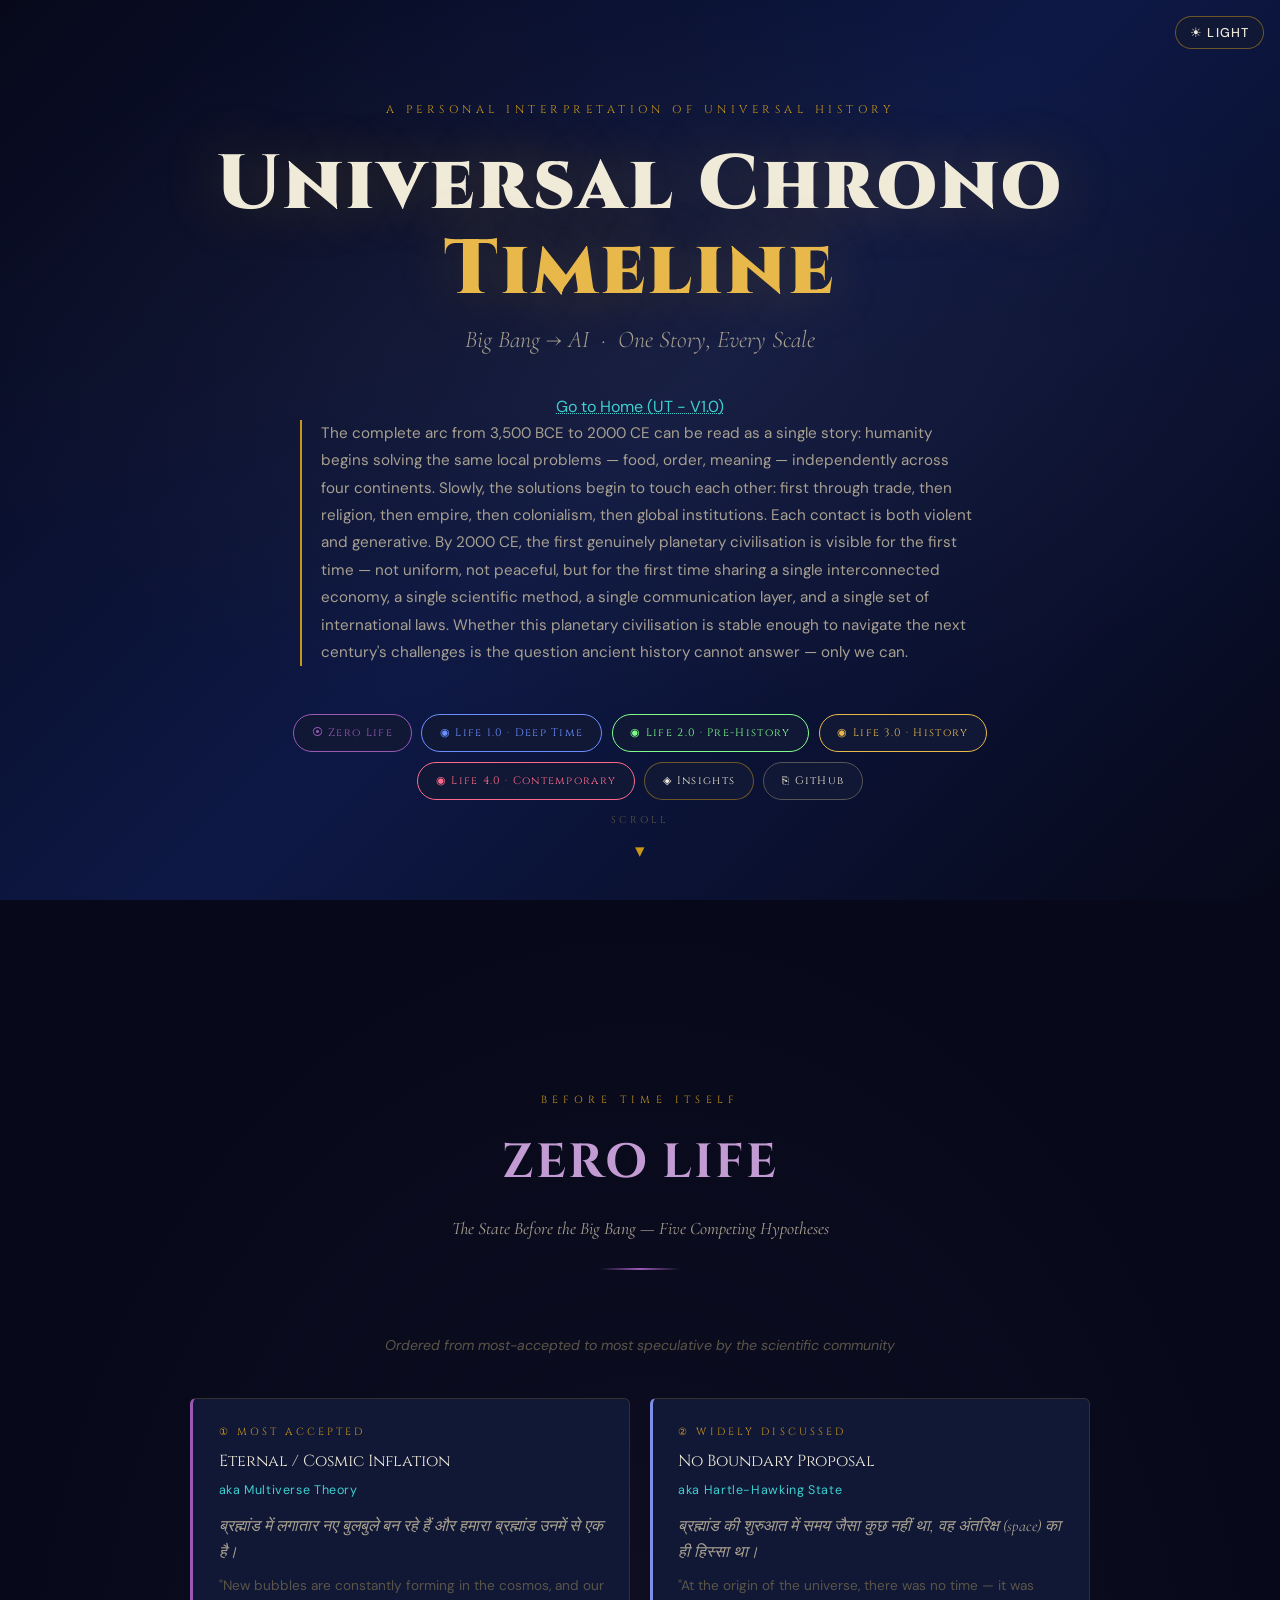
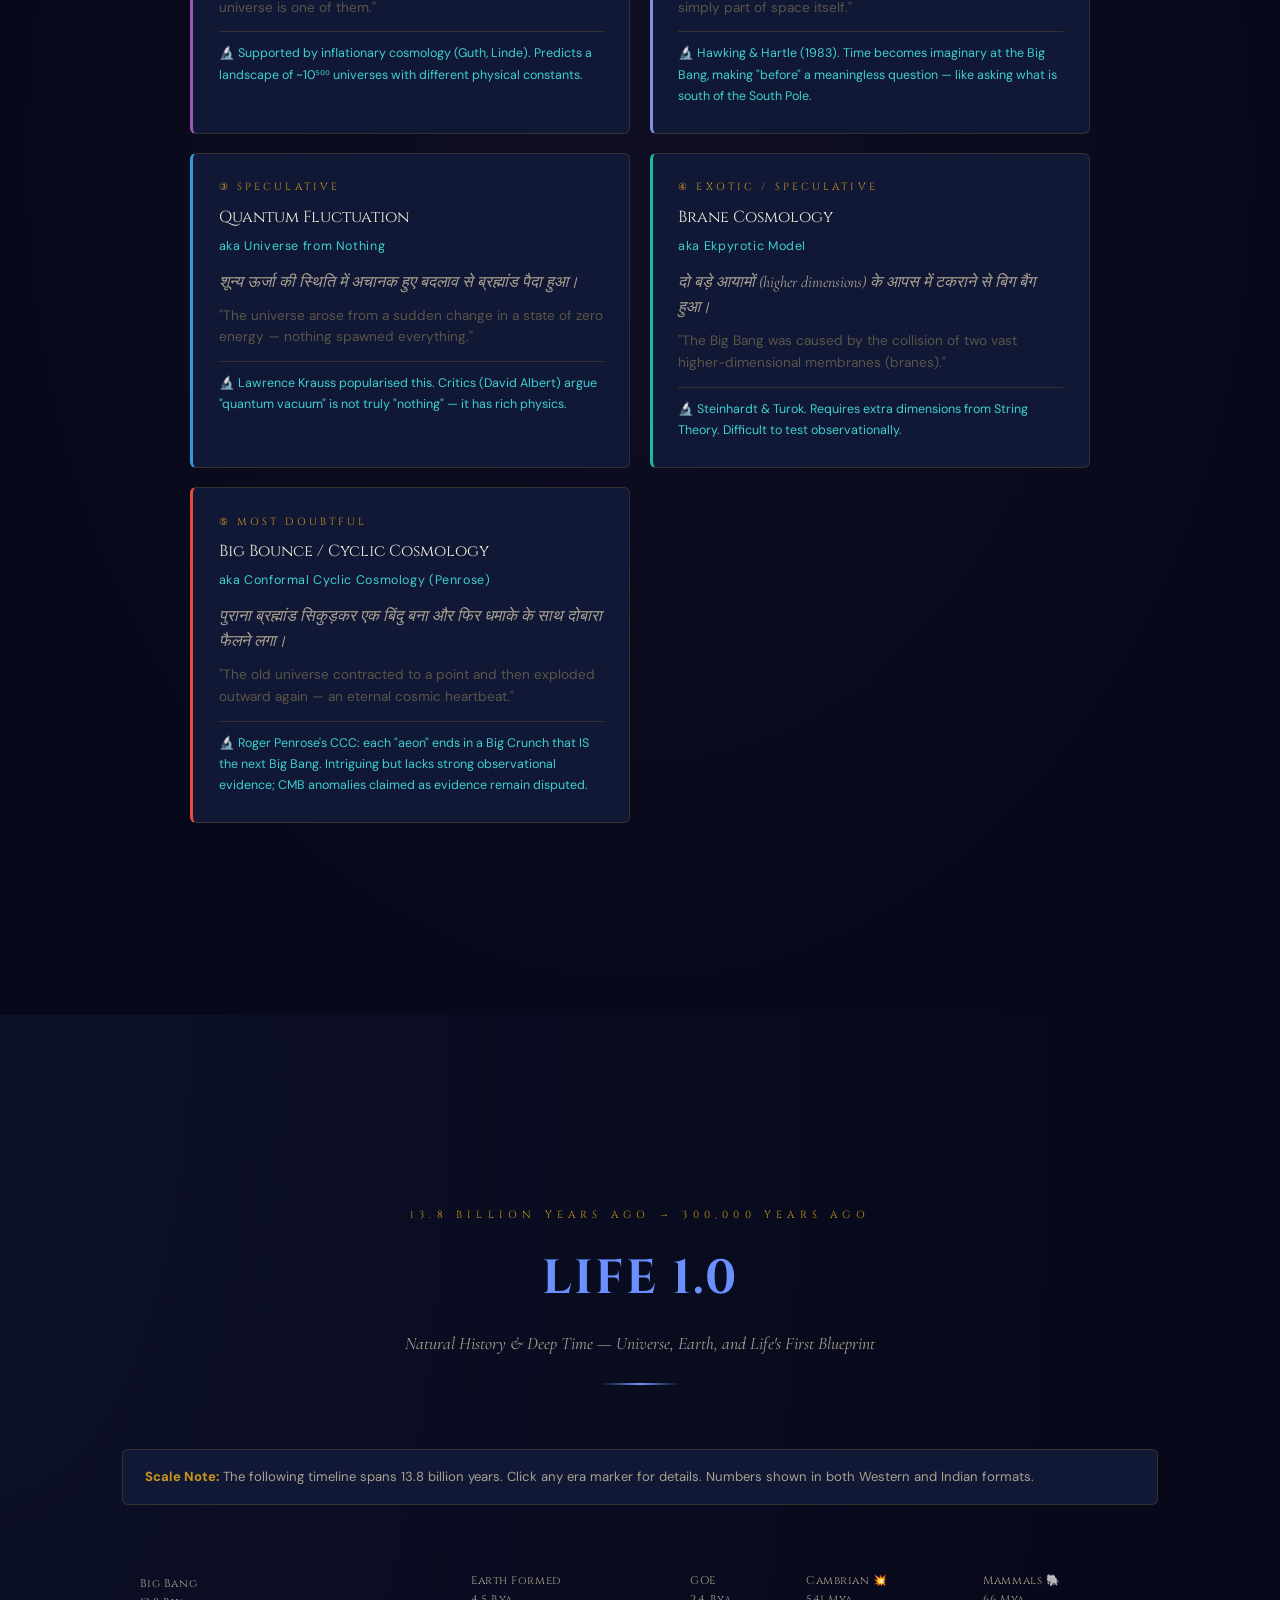
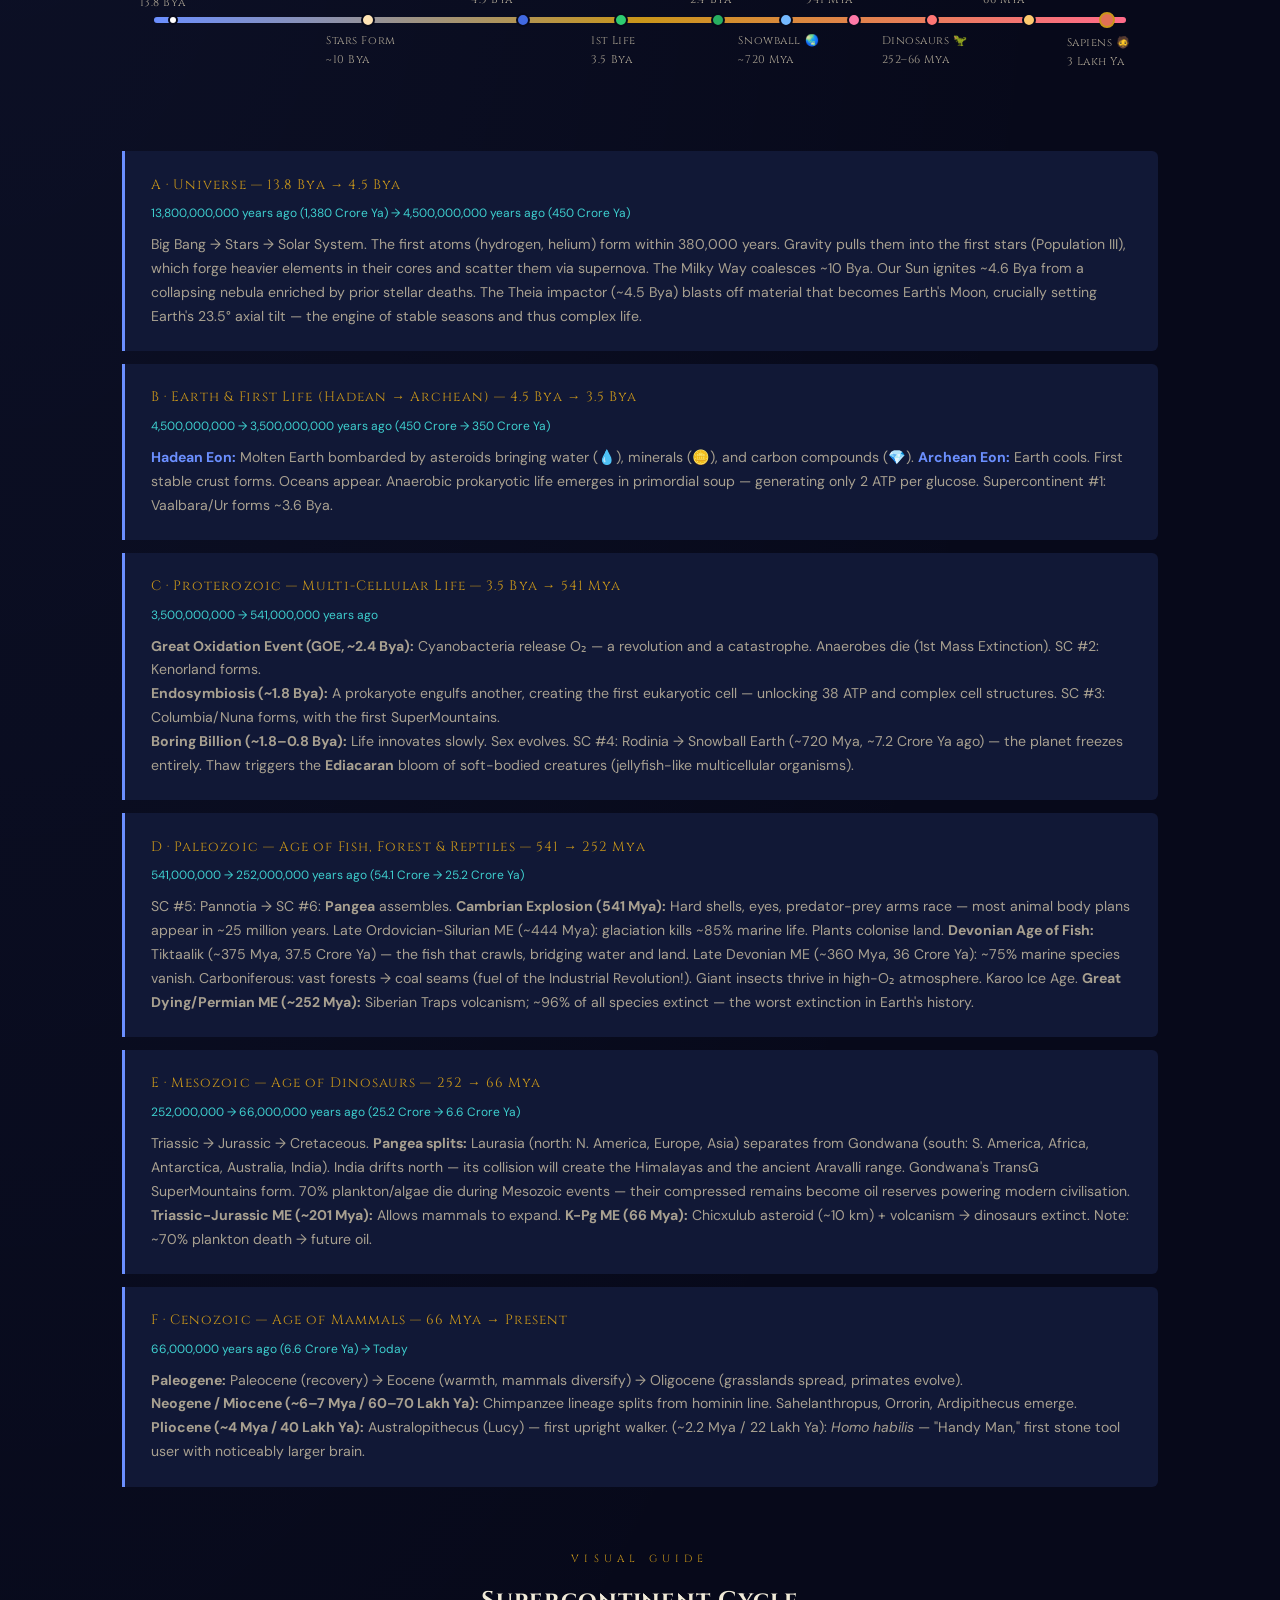
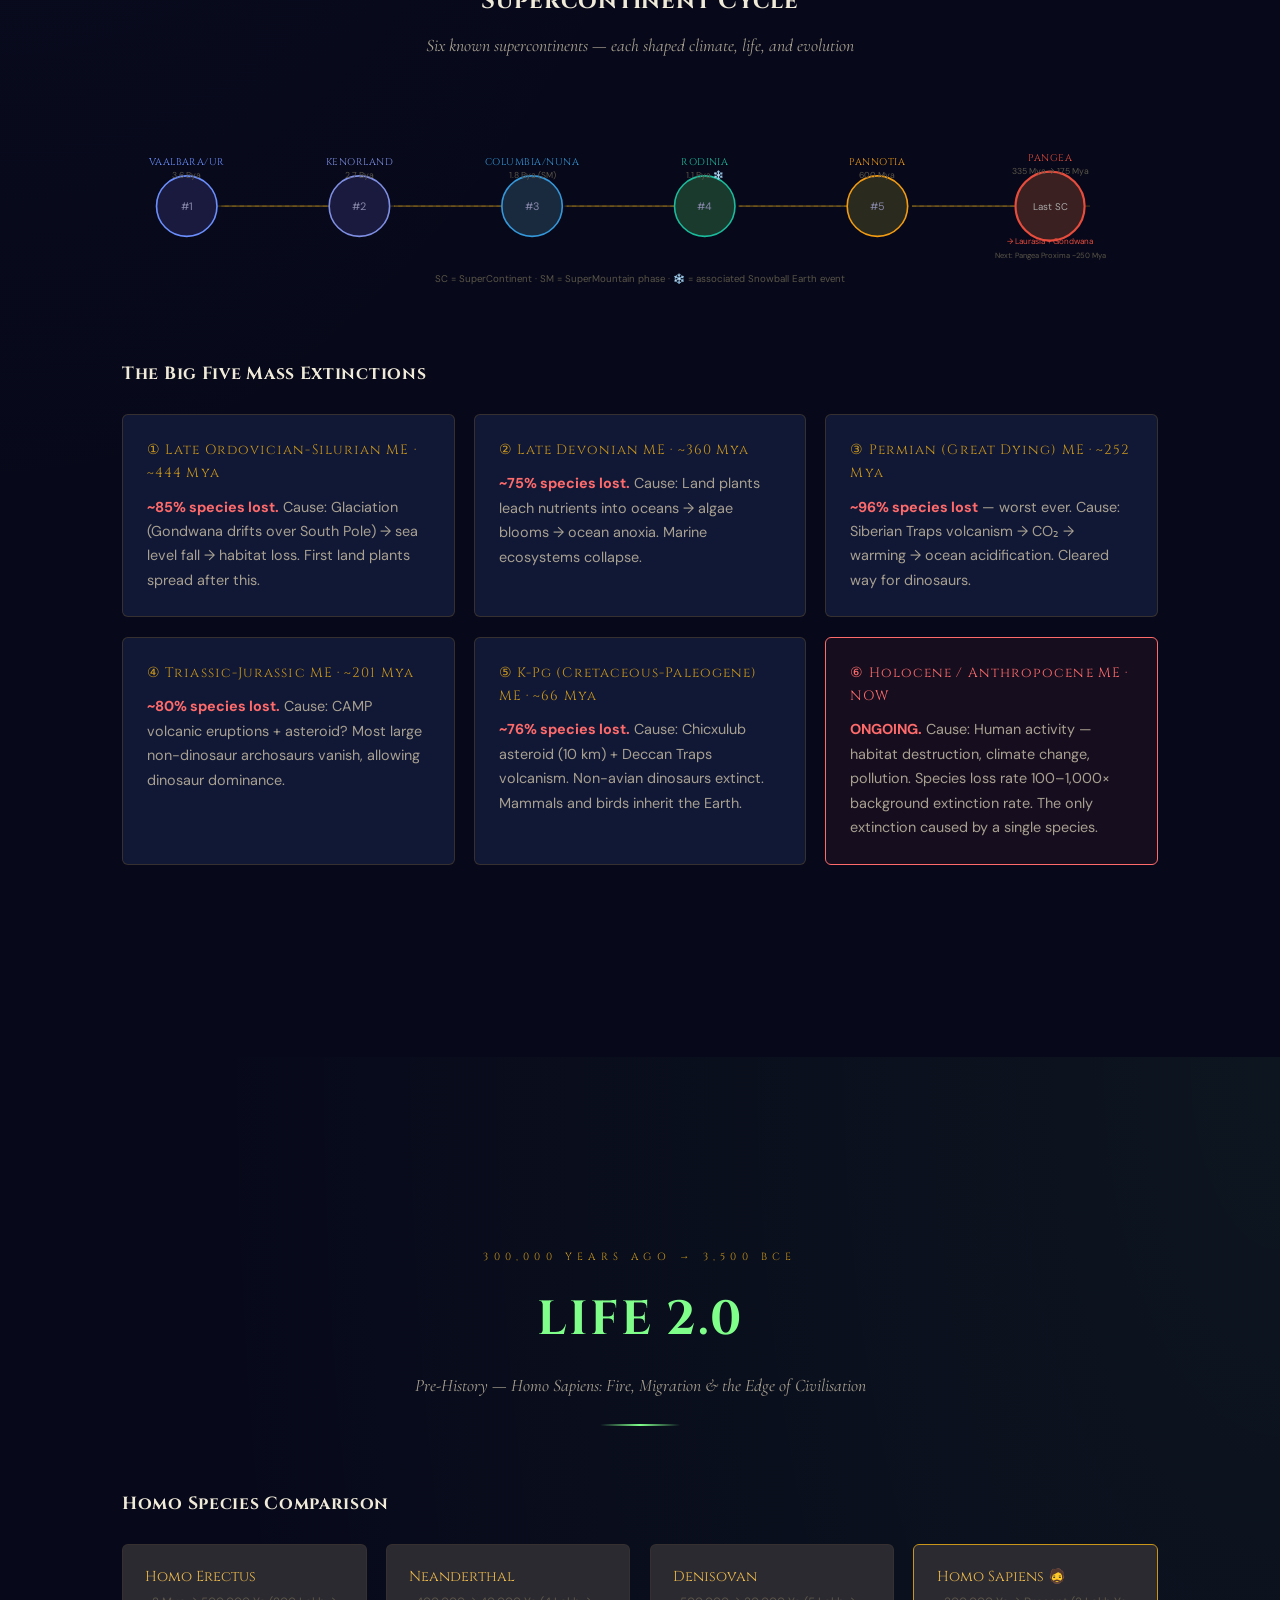
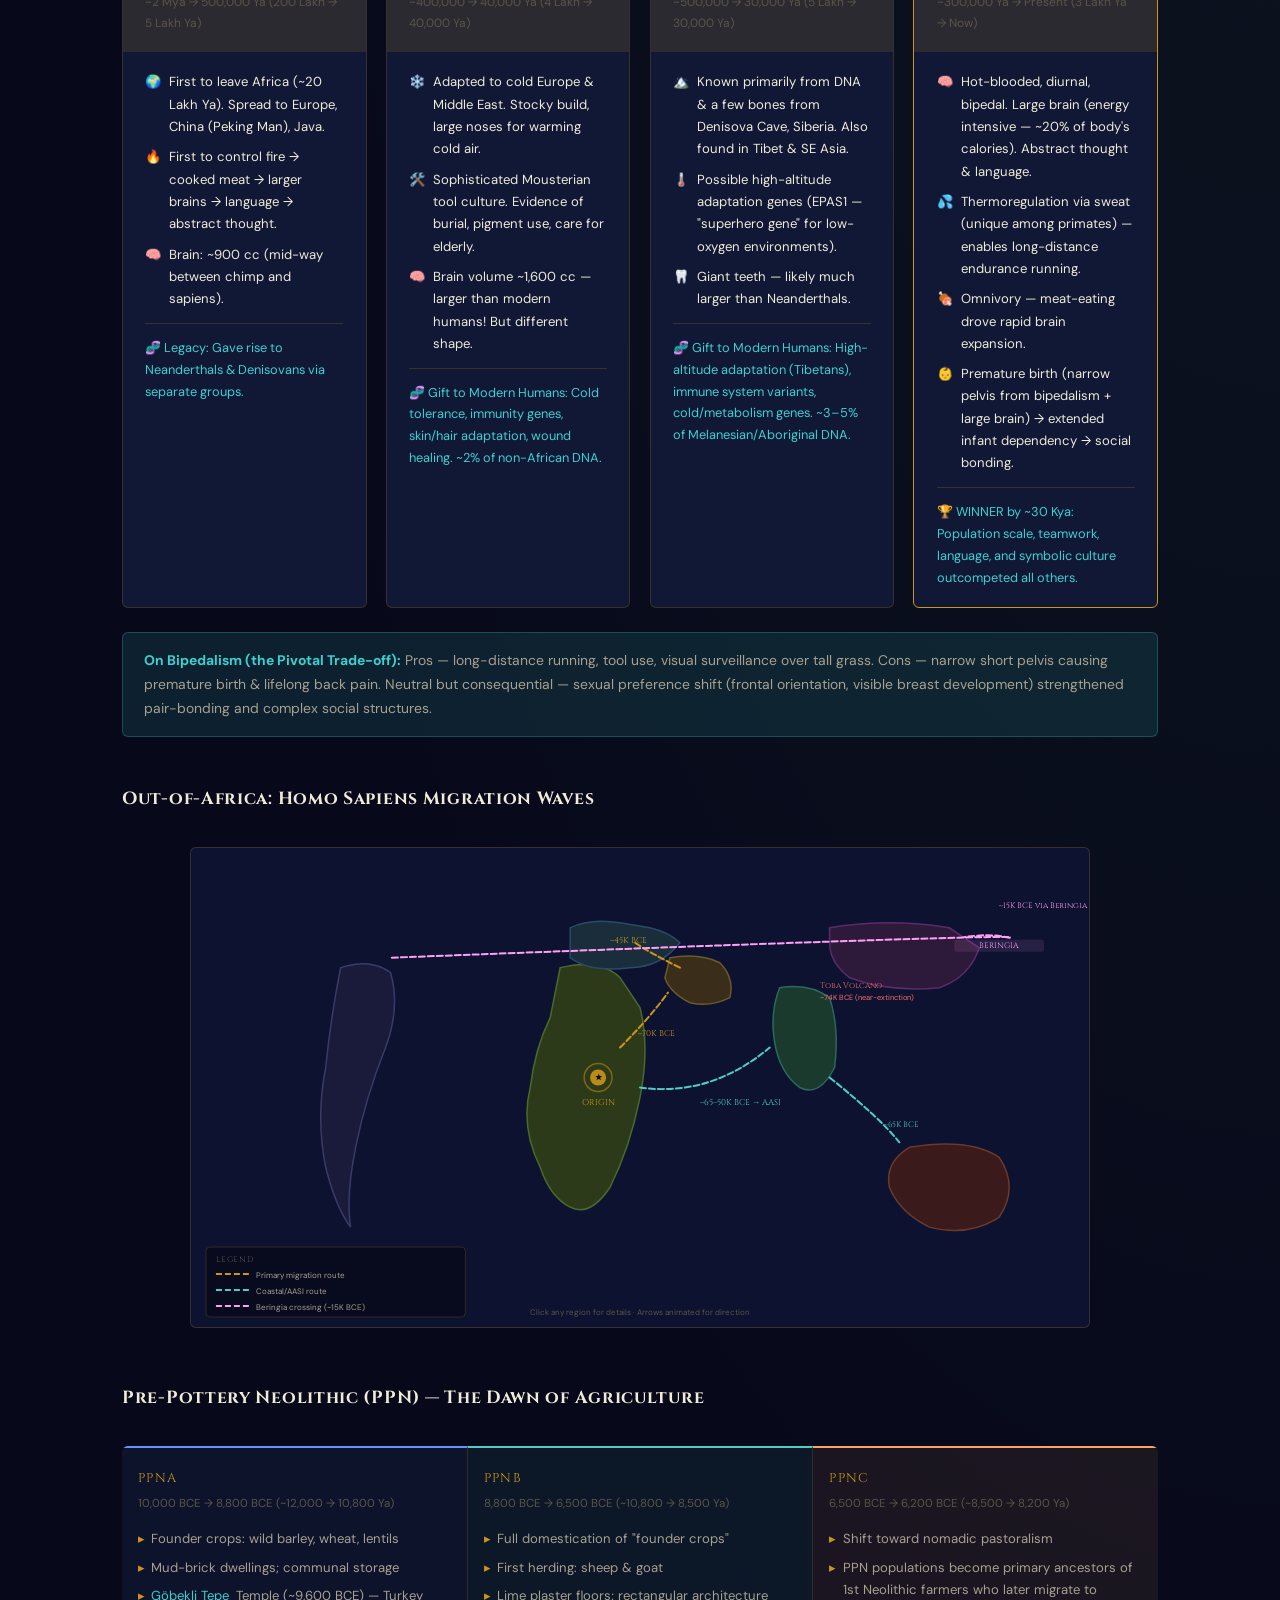
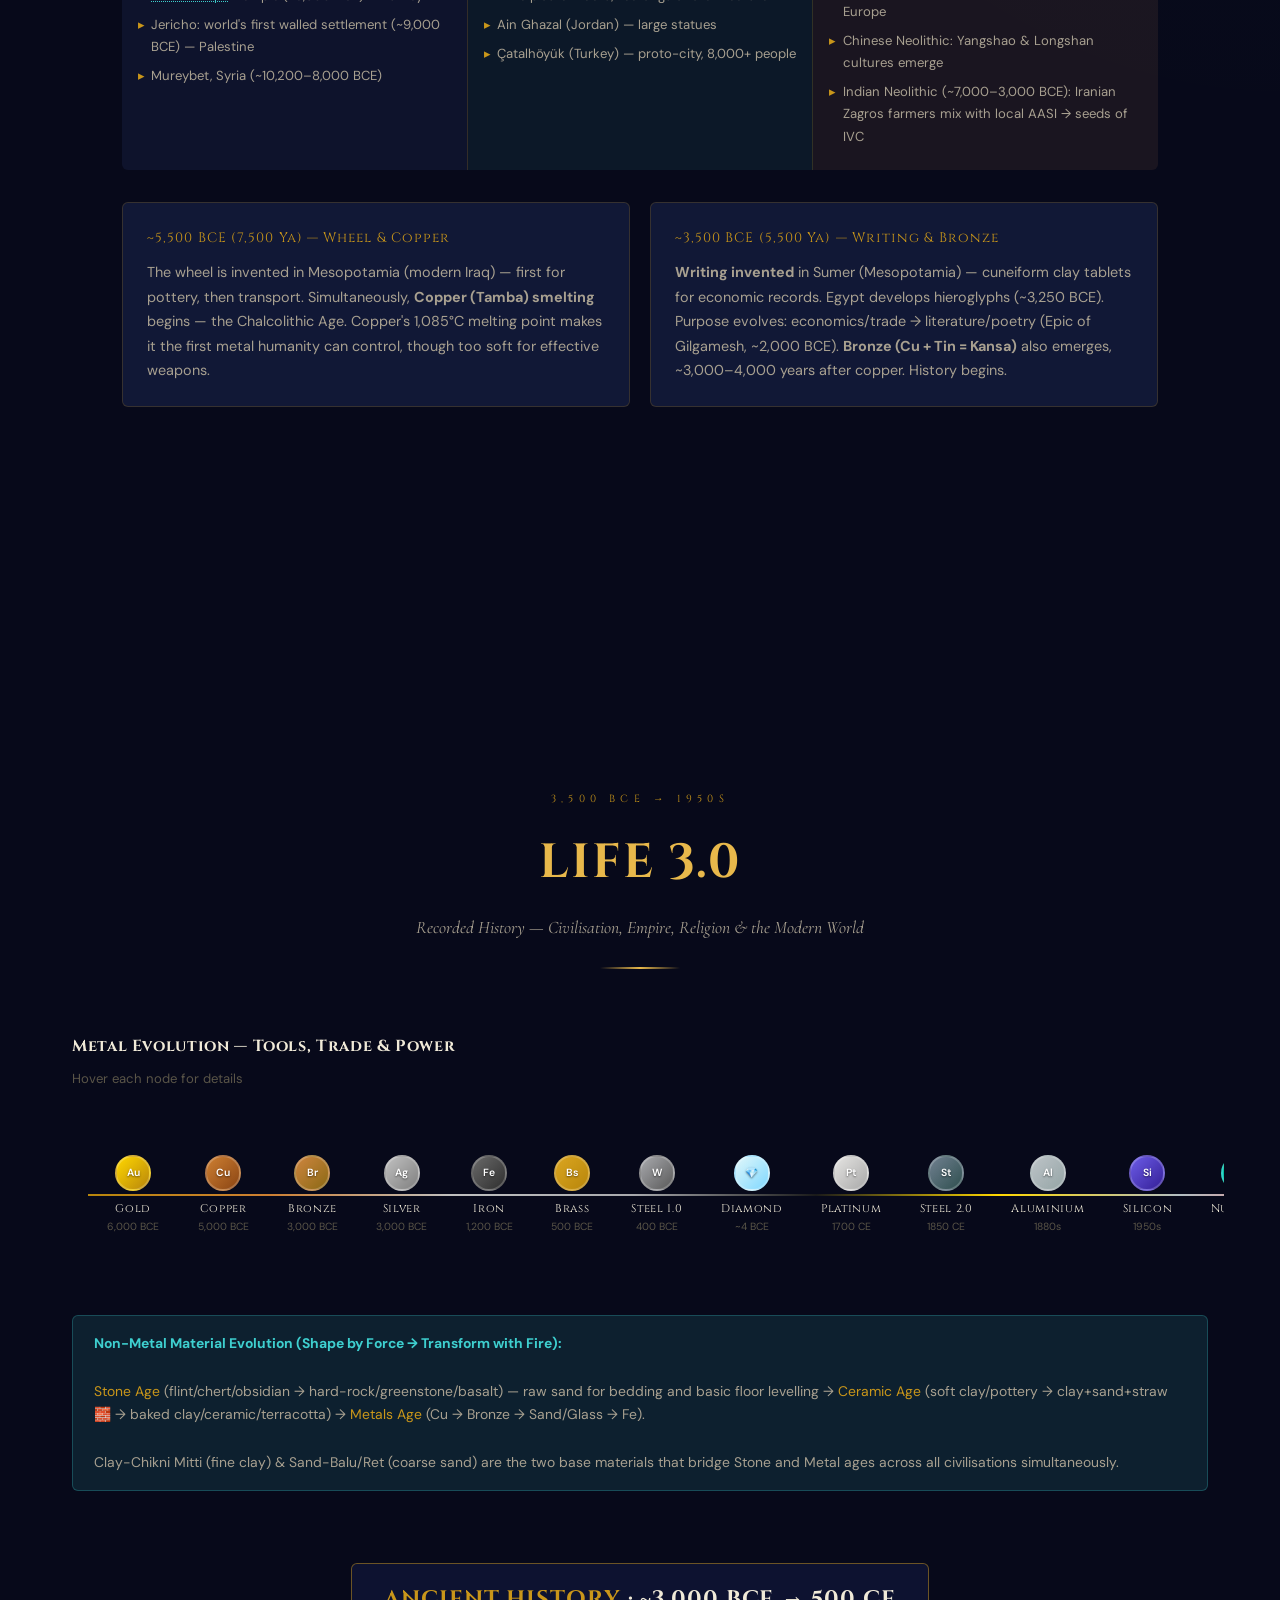
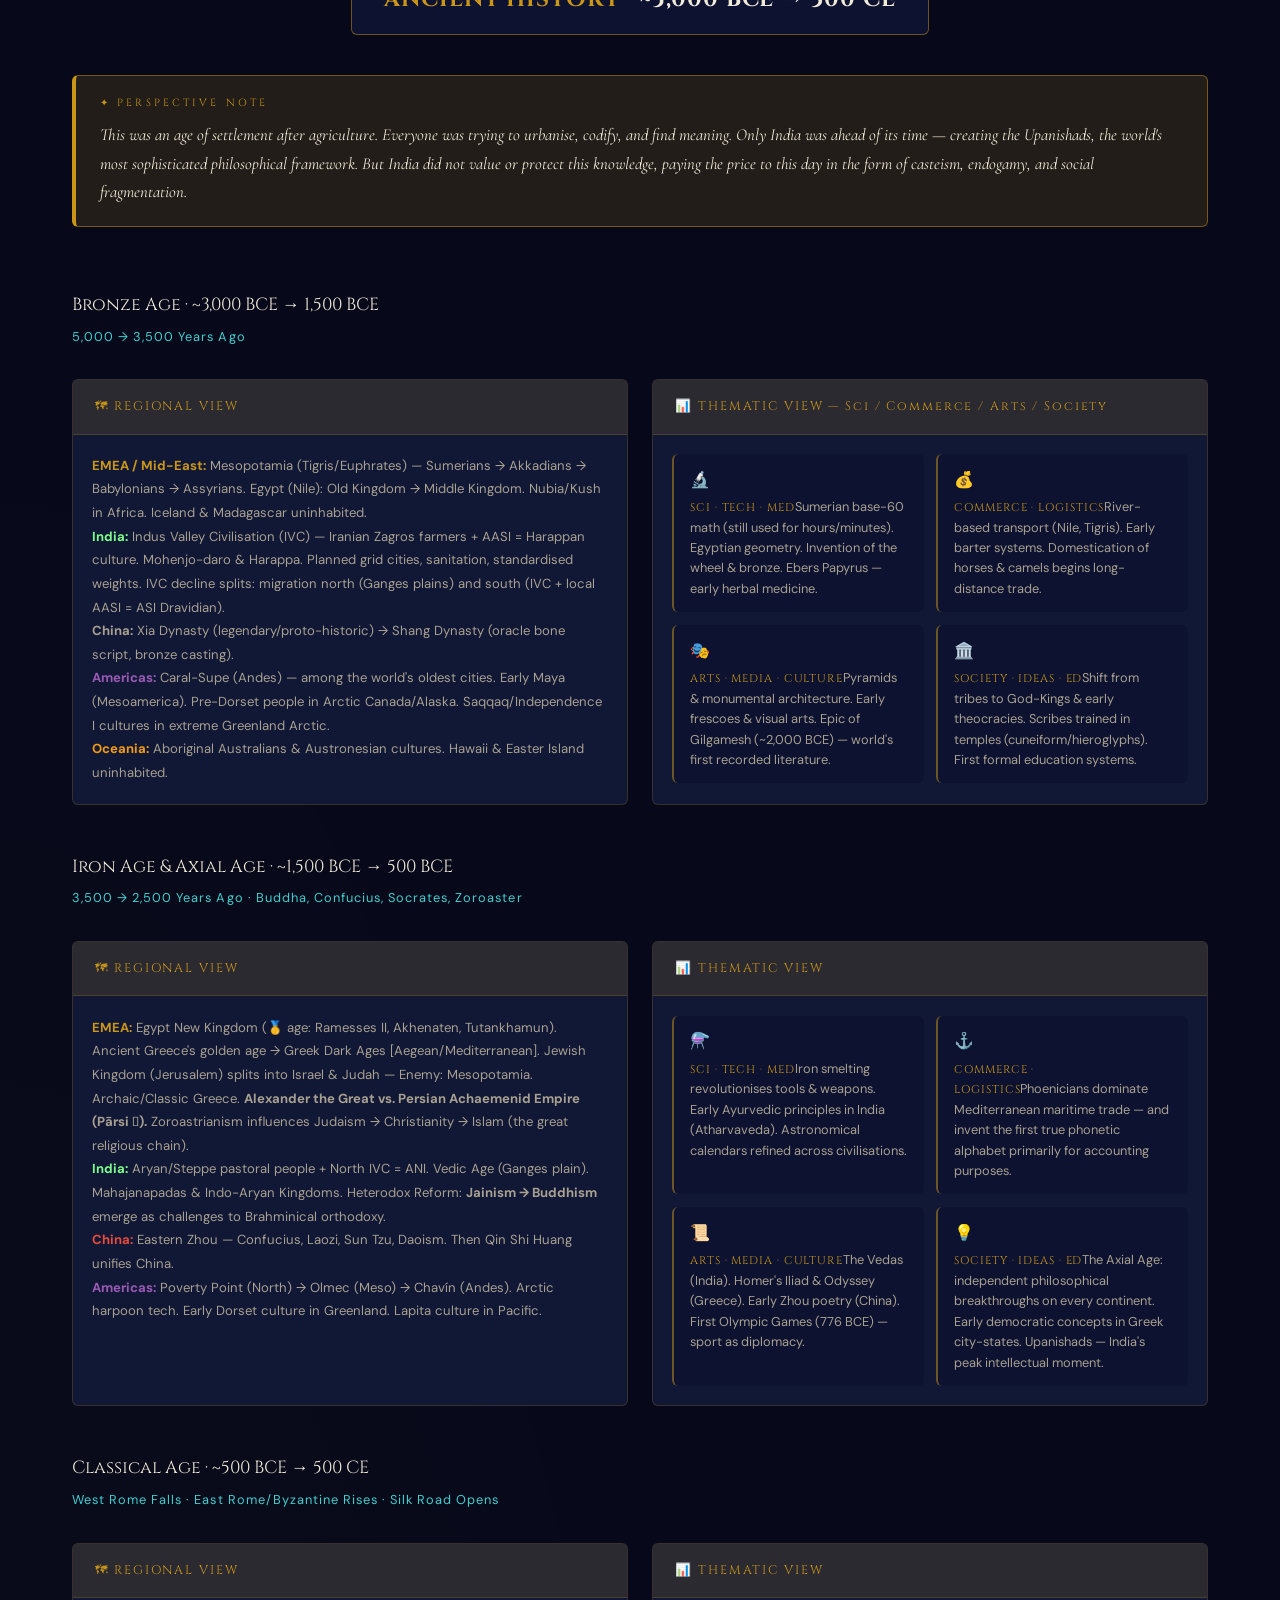
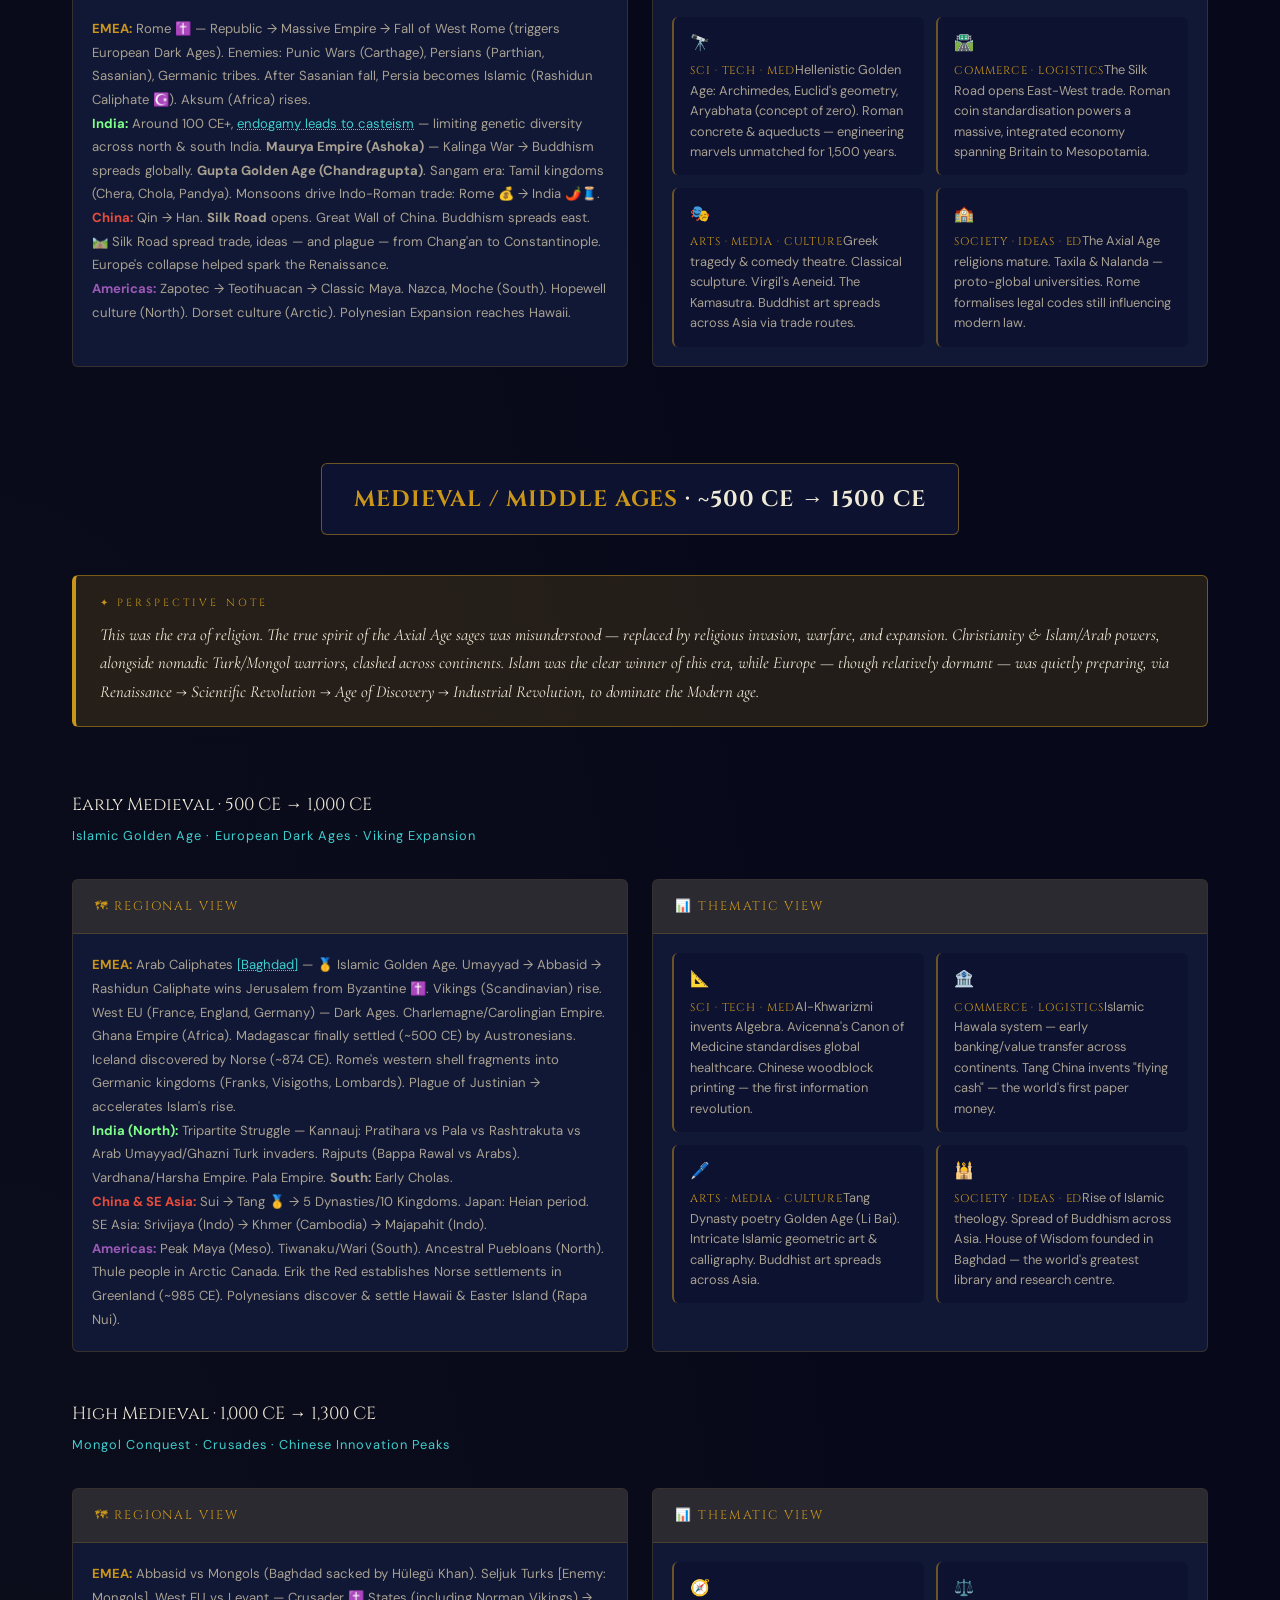
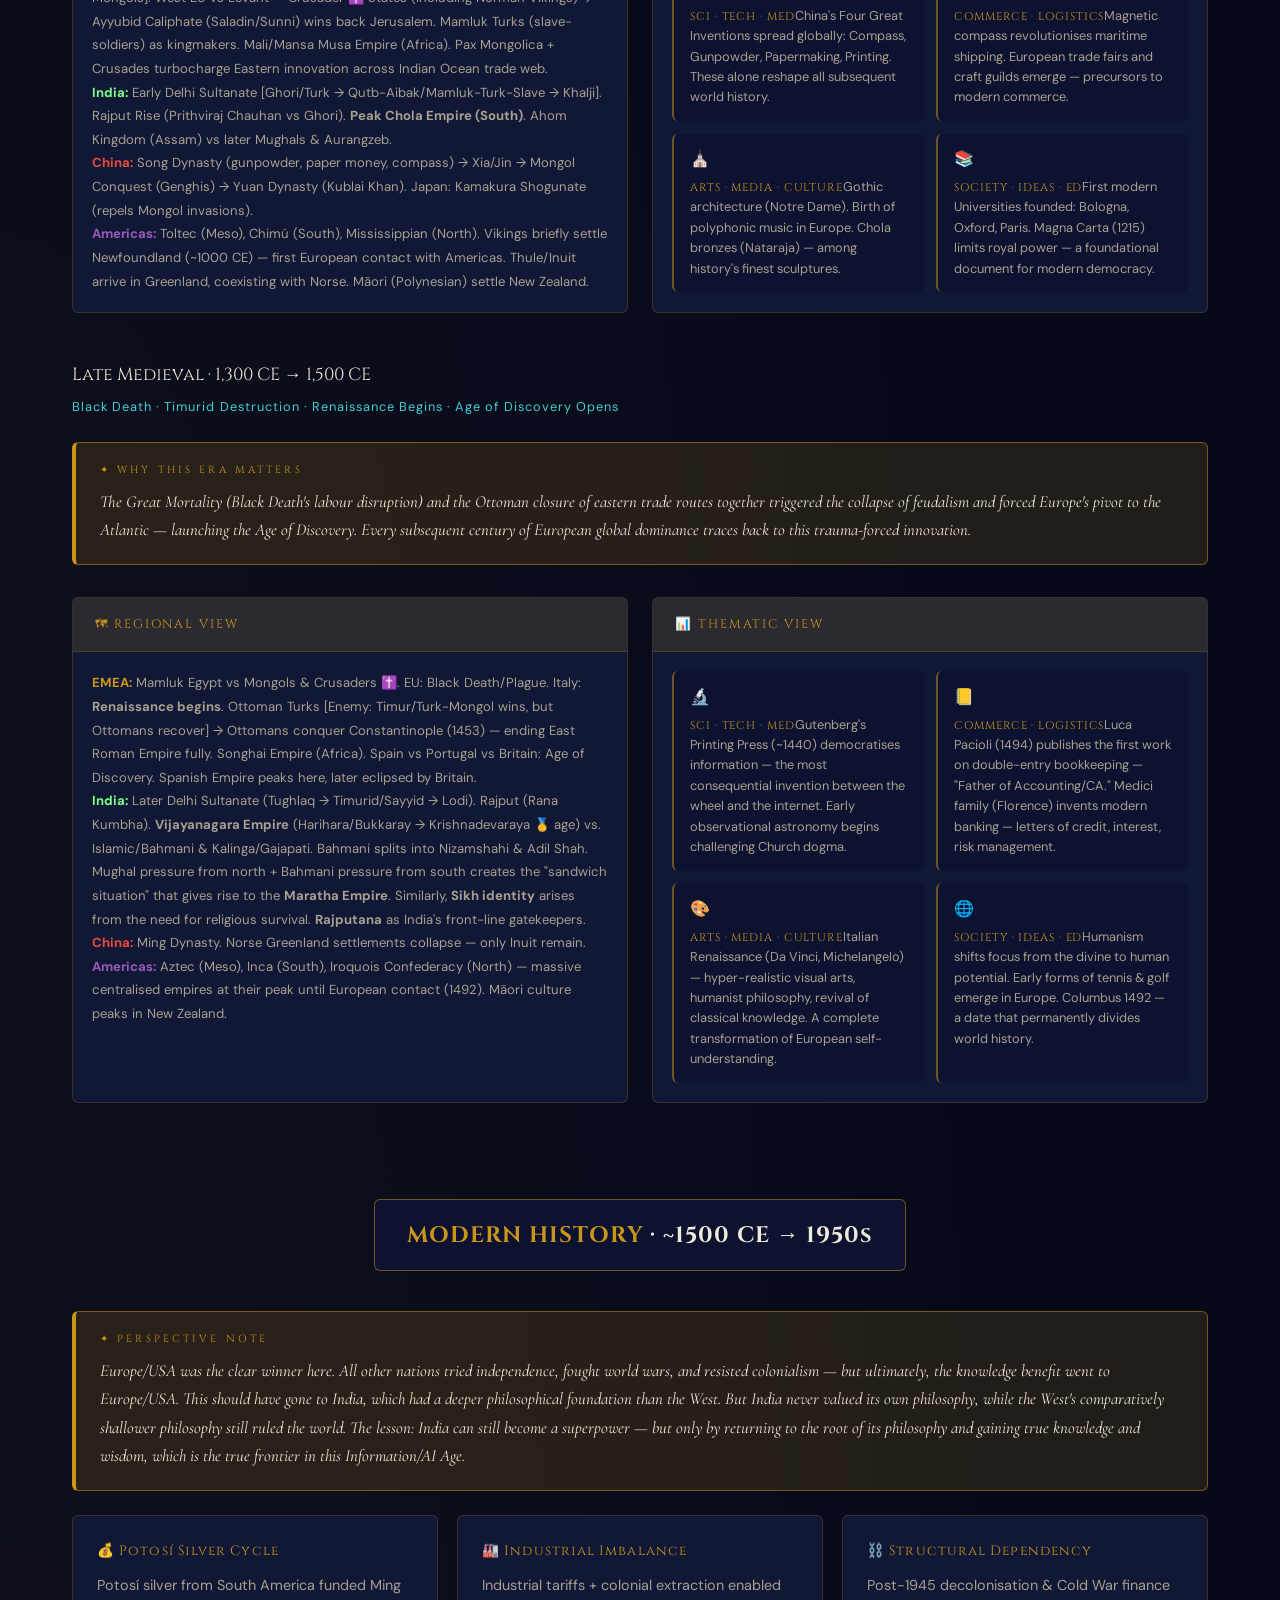
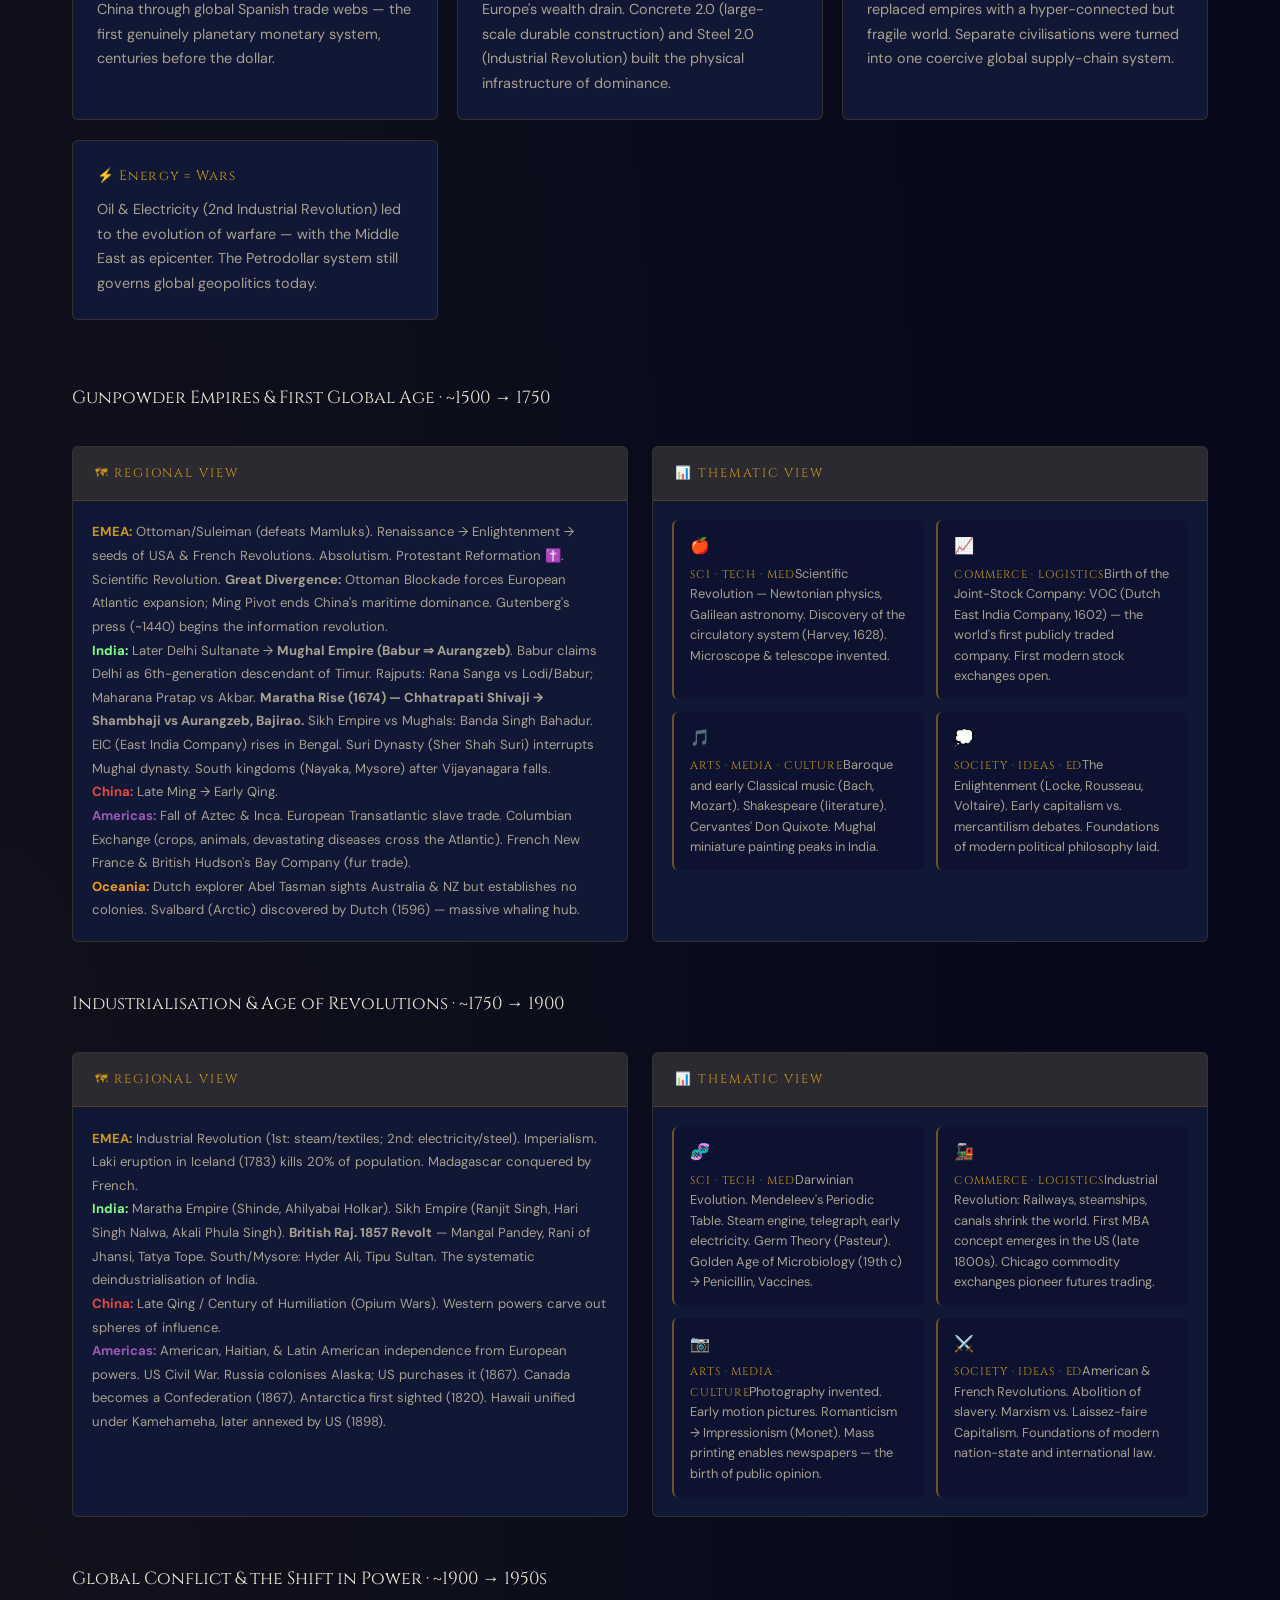
<file: UT-V4-Final.html>
<!DOCTYPE html>
<html lang="en" data-theme="dark">

<head>
  <meta charset="UTF-8">
  <meta name="viewport" content="width=device-width, initial-scale=1.0">
  <title>Universal Chrono Timeline — Big Bang → AI</title>
  <link rel="preconnect" href="https://fonts.googleapis.com">
  <link
    href="https://fonts.googleapis.com/css2?family=Cinzel:wght@400;600;700;900&family=Cormorant+Garamond:ital,wght@0,300;0,400;0,600;1,300;1,400&family=DM+Sans:wght@300;400;500;600&display=swap"
    rel="stylesheet">
  <style>
    /* ===== CSS VARIABLES ===== */
    :root {
      --bg-primary: #07091a;
      --bg-secondary: #0d1230;
      --bg-card: #111836;
      --bg-card-hover: #172044;
      --accent-gold: #c9961a;
      --accent-gold-light: #e8b84b;
      --accent-gold-dim: rgba(201, 150, 26, 0.15);
      --accent-teal: #3ecfcf;
      --accent-teal-dim: rgba(62, 207, 207, 0.12);
      --text-primary: #f0ead8;
      --text-secondary: #a8a090;
      --text-muted: #5a5548;
      --spine-color: rgba(201, 150, 26, 0.4);
      --border-color: rgba(201, 150, 26, 0.2);
      --border-bright: rgba(201, 150, 26, 0.5);
      --shadow: 0 8px 32px rgba(0, 0, 0, 0.5);
      --radius: 6px;
      --gradient-hero: linear-gradient(135deg, #07091a 0%, #0d1845 50%, #07091a 100%);
      --life10-color: #6b8fff;
      --life20-color: #7fff8a;
      --life30-color: #e8b84b;
      --life40-color: #ff6b8a;
    }

    [data-theme="light"] {
      --bg-primary: #faf7f0;
      --bg-secondary: #f0ebe0;
      --bg-card: #ffffff;
      --bg-card-hover: #f5f0e5;
      --accent-gold: #8a6000;
      --accent-gold-light: #a07800;
      --accent-gold-dim: rgba(138, 96, 0, 0.10);
      --accent-teal: #006b7a;
      --accent-teal-dim: rgba(0, 107, 122, 0.10);
      --text-primary: #1a1408;
      --text-secondary: #4a4030;
      --text-muted: #8a7a60;
      --spine-color: rgba(138, 96, 0, 0.35);
      --border-color: rgba(138, 96, 0, 0.2);
      --border-bright: rgba(138, 96, 0, 0.45);
      --shadow: 0 4px 20px rgba(0, 0, 0, 0.12);
      --gradient-hero: linear-gradient(135deg, #f0ebe0 0%, #e8dfc8 50%, #f0ebe0 100%);
    }

    /* ===== RESET & BASE ===== */
    *,
    *::before,
    *::after {
      box-sizing: border-box;
      margin: 0;
      padding: 0;
    }

    html {
      scroll-behavior: smooth;
      font-size: 16px;
    }

    body {
      font-family: 'DM Sans', sans-serif;
      background: var(--bg-primary);
      color: var(--text-primary);
      line-height: 1.7;
      overflow-x: hidden;
    }

    h1,
    h2,
    h3 {
      font-family: 'Cinzel', serif;
      letter-spacing: 0.04em;
    }

    h4,
    h5,
    blockquote {
      font-family: 'Cormorant Garamond', serif;
    }

    a {
      color: var(--accent-teal);
      text-decoration: underline dotted 1px;
    }

    a:hover {
      color: var(--accent-gold-light);
    }

    /* ===== THEME TOGGLE ===== */
    .theme-toggle {
      position: fixed;
      top: 1rem;
      right: 1rem;
      z-index: 1000;
      background: var(--bg-card);
      border: 1px solid var(--border-bright);
      color: var(--text-primary);
      padding: 0.45rem 0.9rem;
      border-radius: 2rem;
      cursor: pointer;
      font-family: 'DM Sans', sans-serif;
      font-size: 0.8rem;
      letter-spacing: 0.08em;
      transition: all 0.3s;
      font-weight: 500;
    }

    .theme-toggle:hover {
      background: var(--accent-gold-dim);
      border-color: var(--accent-gold);
    }

    /* ===== PROGRESS BAR ===== */
    .progress-bar {
      position: fixed;
      top: 0;
      left: 0;
      height: 2px;
      z-index: 999;
      background: linear-gradient(90deg, var(--accent-gold), var(--accent-teal));
      transition: width 0.1s;
    }

    /* ===== HERO ===== */
    .hero {
      min-height: 100vh;
      display: flex;
      flex-direction: column;
      align-items: center;
      justify-content: center;
      background: var(--gradient-hero);
      position: relative;
      overflow: hidden;
      padding: 2rem;
    }

    .hero::before {
      content: '';
      position: absolute;
      inset: 0;
      background: radial-gradient(ellipse 80% 60% at 50% 40%, rgba(201, 150, 26, 0.06) 0%, transparent 70%);
    }

    .star-field {
      position: absolute;
      inset: 0;
      overflow: hidden;
    }

    .star {
      position: absolute;
      border-radius: 50%;
      background: var(--text-primary);
      animation: twinkle var(--d, 3s) ease-in-out infinite;
      opacity: 0;
    }

    @keyframes twinkle {

      0%,
      100% {
        opacity: 0
      }

      50% {
        opacity: var(--o, 0.8)
      }
    }

    .hero-content {
      text-align: center;
      z-index: 1;
      max-width: 860px;
    }

    .hero-eyebrow {
      font-family: 'Cinzel', serif;
      font-size: 0.7rem;
      letter-spacing: 0.4em;
      color: var(--accent-gold);
      text-transform: uppercase;
      margin-bottom: 1.5rem;
    }

    .hero-title {
      font-family: 'Cinzel', serif;
      font-size: clamp(2.2rem, 6vw, 5rem);
      font-weight: 900;
      line-height: 1.1;
      color: var(--text-primary);
      text-shadow: 0 0 60px rgba(201, 150, 26, 0.3);
      margin-bottom: 0.5rem;
    }

    .hero-title span {
      color: var(--accent-gold-light);
    }

    .hero-subtitle {
      font-family: 'Cormorant Garamond', serif;
      font-size: clamp(1rem, 2.5vw, 1.5rem);
      color: var(--text-secondary);
      font-style: italic;
      margin-bottom: 2rem;
      font-weight: 300;
    }

    .hero-summary {
      font-size: 0.95rem;
      color: var(--text-secondary);
      max-width: 680px;
      margin: 0 auto 3rem;
      line-height: 1.8;
      border-left: 2px solid var(--accent-gold);
      padding-left: 1.2rem;
      text-align: left;
    }

    .nav-grid {
      display: flex;
      flex-wrap: wrap;
      gap: 0.6rem;
      justify-content: center;
      margin-top: 0.5rem;
    }

    .nav-btn {
      font-family: 'Cinzel', serif;
      font-size: 0.68rem;
      letter-spacing: 0.12em;
      padding: 0.55rem 1.1rem;
      border-radius: 2rem;
      border: 1px solid var(--border-bright);
      color: var(--text-primary);
      background: var(--bg-card);
      cursor: pointer;
      transition: all 0.3s;
      text-decoration: none;
    }

    .nav-btn:hover {
      background: var(--accent-gold);
      color: #000;
      border-color: var(--accent-gold);
    }

    .nav-btn.zero {
      border-color: #9b59b6;
      color: #9b59b6;
    }

    .nav-btn.life10 {
      border-color: var(--life10-color);
      color: var(--life10-color);
    }

    .nav-btn.life20 {
      border-color: var(--life20-color);
      color: var(--life20-color);
    }

    .nav-btn.life30 {
      border-color: var(--life30-color);
      color: var(--life30-color);
    }

    .nav-btn.life40 {
      border-color: var(--life40-color);
      color: var(--life40-color);
    }

    .nav-btn:hover {
      color: #000 !important;
    }

    /* ===== SECTION WRAPPER ===== */
    .section {
      padding: 6rem 2rem;
      max-width: 1200px;
      margin: 0 auto;
      position: relative;
    }

    .section-header {
      text-align: center;
      margin-bottom: 4rem;
      position: relative;
    }

    .section-tag {
      font-family: 'Cinzel', serif;
      font-size: 0.65rem;
      letter-spacing: 0.5em;
      text-transform: uppercase;
      color: var(--accent-gold);
      margin-bottom: 0.8rem;
      display: block;
    }

    .section-title {
      font-size: clamp(1.8rem, 4vw, 3rem);
      font-weight: 700;
      color: var(--text-primary);
      margin-bottom: 0.6rem;
    }

    .section-sub {
      font-family: 'Cormorant Garamond', serif;
      font-size: 1.1rem;
      color: var(--text-secondary);
      font-style: italic;
    }

    .section-divider {
      width: 80px;
      height: 2px;
      margin: 1.5rem auto 0;
      background: linear-gradient(90deg, transparent, var(--accent-gold), transparent);
    }

    .full-section {
      padding: 6rem 0;
      position: relative;
    }

    .full-section::before {
      content: '';
      position: absolute;
      left: 50%;
      top: 0;
      bottom: 0;
      width: 1px;
      background: var(--spine-color);
      transform: translateX(-50%);
    }

    /* ===== ERA SEPARATOR ===== */
    .era-separator {
      text-align: center;
      padding: 4rem 2rem;
      position: relative;
    }

    .era-separator h2 {
      font-size: clamp(1.4rem, 3vw, 2.2rem);
      color: var(--text-primary);
      padding: 1rem 2rem;
      display: inline-block;
      border: 1px solid var(--border-bright);
      background: var(--bg-secondary);
      border-radius: var(--radius);
      position: relative;
      z-index: 1;
    }

    .era-separator h2 .era-label {
      color: var(--accent-gold);
    }

    /* ===== CARDS ===== */
    .card {
      background: var(--bg-card);
      border: 1px solid var(--border-color);
      border-radius: var(--radius);
      padding: 1.5rem;
      transition: all 0.3s;
      position: relative;
    }

    .card:hover {
      border-color: var(--border-bright);
      background: var(--bg-card-hover);
      transform: translateY(-2px);
      box-shadow: var(--shadow);
    }

    .card-grid {
      display: grid;
      gap: 1.2rem;
    }

    .card-grid.cols2 {
      grid-template-columns: repeat(auto-fit, minmax(340px, 1fr));
    }

    .card-grid.cols3 {
      grid-template-columns: repeat(auto-fit, minmax(260px, 1fr));
    }

    .card-grid.cols4 {
      grid-template-columns: repeat(auto-fit, minmax(220px, 1fr));
    }

    .card-title {
      font-family: 'Cinzel', serif;
      font-size: 0.85rem;
      letter-spacing: 0.08em;
      color: var(--accent-gold);
      margin-bottom: 0.6rem;
    }

    .card-body {
      font-size: 0.9rem;
      color: var(--text-secondary);
      line-height: 1.7;
    }

    /* ===== ZERO LIFE — HYPOTHESIS CARDS ===== */
    .hyp-card {
      background: var(--bg-card);
      border-radius: var(--radius);
      padding: 1.6rem;
      border: 1px solid var(--border-color);
      transition: all 0.3s;
      border-left: 3px solid var(--accent-gold);
    }

    .hyp-card:hover {
      border-left-color: var(--accent-teal);
      transform: translateY(-2px);
      box-shadow: var(--shadow);
    }

    .hyp-rank {
      font-family: 'Cinzel', serif;
      font-size: 0.65rem;
      letter-spacing: 0.3em;
      color: var(--accent-gold);
      margin-bottom: 0.4rem;
    }

    .hyp-name {
      font-family: 'Cinzel', serif;
      font-size: 1rem;
      color: var(--text-primary);
      margin-bottom: 0.3rem;
    }

    .hyp-aka {
      font-size: 0.78rem;
      color: var(--accent-teal);
      letter-spacing: 0.05em;
      margin-bottom: 0.8rem;
    }

    .hyp-hindi {
      font-family: 'Cormorant Garamond', serif;
      font-size: 1rem;
      font-style: italic;
      color: var(--text-secondary);
      margin-bottom: 0.6rem;
      line-height: 1.6;
    }

    .hyp-english {
      font-size: 0.85rem;
      color: var(--text-muted);
      margin-bottom: 0.8rem;
      line-height: 1.6;
    }

    .hyp-note {
      font-size: 0.78rem;
      color: var(--accent-teal);
      border-top: 1px solid var(--border-color);
      padding-top: 0.7rem;
      margin-top: 0.7rem;
    }

    .zero-section {
      background: radial-gradient(ellipse at center, rgba(155, 89, 182, 0.06) 0%, transparent 70%);
    }

    /* ===== LOGARITHMIC TIMELINE ===== */
    .log-timeline {
      position: relative;
      padding: 2rem 0;
    }

    .log-track {
      height: 6px;
      background: var(--bg-secondary);
      border-radius: 3px;
      position: relative;
      margin: 3rem 2rem;
      overflow: visible;
    }

    .log-fill {
      height: 100%;
      border-radius: 3px;
      background: linear-gradient(90deg, var(--life10-color), var(--accent-gold), var(--life40-color));
    }

    .log-marker {
      position: absolute;
      top: 50%;
      transform: translate(-50%, -50%);
      cursor: pointer;
    }

    .log-marker .dot {
      width: 14px;
      height: 14px;
      border-radius: 50%;
      border: 2px solid var(--bg-primary);
      transition: transform 0.2s;
    }

    .log-marker:hover .dot {
      transform: scale(1.5);
    }

    .log-marker .label {
      position: absolute;
      white-space: nowrap;
      font-size: 0.7rem;
      font-family: 'Cinzel', serif;
      letter-spacing: 0.05em;
    }

    .log-marker.above .label {
      bottom: 130%;
      transform: translateX(-50%);
      color: var(--text-secondary);
    }

    .log-marker.below .label {
      top: 130%;
      transform: translateX(-50%);
      color: var(--text-secondary);
    }

    .log-tooltip {
      position: fixed;
      background: var(--bg-card);
      border: 1px solid var(--border-bright);
      border-radius: var(--radius);
      padding: 1rem 1.2rem;
      max-width: 280px;
      font-size: 0.82rem;
      color: var(--text-primary);
      z-index: 999;
      pointer-events: none;
      opacity: 0;
      transition: opacity 0.2s;
      box-shadow: var(--shadow);
    }

    .log-tooltip.visible {
      opacity: 1;
    }

    .timeline-era-block {
      background: var(--bg-card);
      border-left: 3px solid var(--life10-color);
      border-radius: 0 var(--radius) var(--radius) 0;
      padding: 1.4rem 1.6rem;
      margin-bottom: 0.8rem;
      transition: all 0.3s;
    }

    .timeline-era-block:hover {
      background: var(--bg-card-hover);
      transform: translateX(3px);
    }

    .era-block-title {
      font-family: 'Cinzel', serif;
      font-size: 0.85rem;
      letter-spacing: 0.08em;
      color: var(--accent-gold);
      margin-bottom: 0.4rem;
    }

    .era-block-date {
      font-size: 0.75rem;
      color: var(--accent-teal);
      margin-bottom: 0.6rem;
    }

    .era-block-body {
      font-size: 0.88rem;
      color: var(--text-secondary);
      line-height: 1.7;
    }

    /* ===== SUPERCONTINENT SVG ===== */
    .sc-container {
      text-align: center;
      margin: 3rem 0;
    }

    .sc-svg {
      max-width: 100%;
      overflow: visible;
    }

    /* ===== HOMO SPECIES CARDS ===== */
    .homo-card {
      background: var(--bg-card);
      border-radius: var(--radius);
      border: 1px solid var(--border-color);
      overflow: hidden;
      transition: all 0.3s;
    }

    .homo-card:hover {
      transform: translateY(-4px);
      box-shadow: var(--shadow);
      border-color: var(--border-bright);
    }

    .homo-header {
      padding: 1.2rem 1.4rem;
      background: var(--accent-gold-dim);
    }

    .homo-name {
      font-family: 'Cinzel', serif;
      font-size: 0.9rem;
      color: var(--accent-gold-light);
      margin-bottom: 0.2rem;
    }

    .homo-dates {
      font-size: 0.75rem;
      color: var(--text-muted);
    }

    .homo-body {
      padding: 1.2rem 1.4rem;
    }

    .homo-trait {
      display: flex;
      gap: 0.5rem;
      align-items: flex-start;
      margin-bottom: 0.5rem;
      font-size: 0.82rem;
    }

    .homo-trait span:first-child {
      color: var(--accent-gold);
      flex-shrink: 0;
    }

    .homo-gift {
      margin-top: 0.8rem;
      padding-top: 0.8rem;
      border-top: 1px solid var(--border-color);
      font-size: 0.8rem;
      color: var(--accent-teal);
    }

    /* ===== MIGRATION MAP SVG ===== */
    .map-container {
      position: relative;
      width: 100%;
      max-width: 900px;
      margin: 2rem auto;
    }

    .map-container svg {
      width: 100%;
      height: auto;
    }

    .migration-arrow {
      fill: none;
      stroke-width: 2;
      stroke-linecap: round;
      stroke-dasharray: 6 3;
      animation: dash-flow 3s linear infinite;
    }

    @keyframes dash-flow {
      to {
        stroke-dashoffset: -30;
      }
    }

    .map-tooltip {
      position: absolute;
      background: var(--bg-card);
      border: 1px solid var(--accent-gold);
      border-radius: var(--radius);
      padding: 0.7rem 1rem;
      font-size: 0.78rem;
      color: var(--text-primary);
      pointer-events: none;
      display: none;
      z-index: 10;
      max-width: 200px;
      box-shadow: var(--shadow);
    }

    /* ===== PPN TIMELINE STRIP ===== */
    .ppn-strip {
      display: flex;
      gap: 0;
      overflow-x: auto;
      border-radius: var(--radius);
      margin: 2rem 0;
    }

    .ppn-block {
      flex: 1;
      min-width: 180px;
      padding: 1.2rem 1rem;
      border-right: 1px solid var(--border-color);
    }

    .ppn-block:last-child {
      border-right: none;
    }

    .ppn-block:nth-child(1) {
      background: rgba(107, 143, 255, 0.08);
      border-top: 2px solid #6b8fff;
    }

    .ppn-block:nth-child(2) {
      background: rgba(78, 205, 196, 0.08);
      border-top: 2px solid #4ecdc4;
    }

    .ppn-block:nth-child(3) {
      background: rgba(255, 160, 100, 0.08);
      border-top: 2px solid #ffa064;
    }

    .ppn-label {
      font-family: 'Cinzel', serif;
      font-size: 0.8rem;
      letter-spacing: 0.1em;
      color: var(--accent-gold);
      margin-bottom: 0.3rem;
    }

    .ppn-date {
      font-size: 0.72rem;
      color: var(--text-muted);
      margin-bottom: 0.7rem;
    }

    .ppn-items {
      list-style: none;
    }

    .ppn-items li {
      font-size: 0.82rem;
      color: var(--text-secondary);
      padding: 0.2rem 0;
      display: flex;
      gap: 0.4rem;
    }

    .ppn-items li::before {
      content: '▸';
      color: var(--accent-gold);
      flex-shrink: 0;
    }

    /* ===== METAL EVOLUTION STRIP ===== */
    .metal-river {
      position: relative;
      overflow-x: auto;
      padding: 2rem 0 3rem;
      margin: 2rem -1rem;
    }

    .metal-track {
      display: flex;
      align-items: center;
      min-width: max-content;
      padding: 0 2rem;
      position: relative;
    }

    .metal-track::before {
      content: '';
      position: absolute;
      top: 50%;
      left: 2rem;
      right: 2rem;
      height: 2px;
      background: linear-gradient(90deg, #b8860b, #cd7f32, #c0c0c0, #a8a9ad, #1a1a1a, #ffd700, #b2bec3, #ff6b6b);
      transform: translateY(-50%);
    }

    .metal-node {
      display: flex;
      flex-direction: column;
      align-items: center;
      margin: 0 1.2rem;
      position: relative;
      z-index: 1;
      cursor: pointer;
    }

    .metal-dot {
      width: 36px;
      height: 36px;
      border-radius: 50%;
      border: 2px solid rgba(255, 255, 255, 0.2);
      display: flex;
      align-items: center;
      justify-content: center;
      font-size: 0.65rem;
      font-weight: 600;
      color: #fff;
      margin-bottom: 0.5rem;
      transition: transform 0.2s;
      flex-shrink: 0;
      text-shadow: 0 1px 2px rgba(0, 0, 0, 0.5);
    }

    .metal-node:hover .metal-dot {
      transform: scale(1.3);
    }

    .metal-name {
      font-family: 'Cinzel', serif;
      font-size: 0.7rem;
      letter-spacing: 0.06em;
      color: var(--text-primary);
      white-space: nowrap;
    }

    .metal-date {
      font-size: 0.65rem;
      color: var(--text-muted);
      white-space: nowrap;
    }

    .metal-popup {
      position: fixed;
      background: var(--bg-card);
      border: 1px solid var(--border-bright);
      border-radius: var(--radius);
      padding: 1rem 1.2rem;
      z-index: 999;
      width: 200px;
      font-size: 0.8rem;
      pointer-events: none;
      opacity: 0;
      transition: opacity 0.2s;
      box-shadow: var(--shadow);
    }

    /* ===== DUAL PANEL (Life 3.0 / 4.0) ===== */
    .dual-panel {
      display: grid;
      grid-template-columns: 1fr 1fr;
      gap: 1.5rem;
      margin: 2rem 0;
    }

    @media (max-width: 900px) {
      .dual-panel {
        grid-template-columns: 1fr;
      }
    }

    .panel {
      background: var(--bg-card);
      border: 1px solid var(--border-color);
      border-radius: var(--radius);
      overflow: hidden;
    }

    .panel-header {
      padding: 1rem 1.4rem;
      background: var(--accent-gold-dim);
      border-bottom: 1px solid var(--border-color);
    }

    .panel-title {
      font-family: 'Cinzel', serif;
      font-size: 0.78rem;
      letter-spacing: 0.15em;
      color: var(--accent-gold);
    }

    .panel-body {
      padding: 1.2rem;
      overflow-x: auto;
    }

    /* ===== REGIONAL MAP PANEL ===== */
    .region-map {
      position: relative;
      width: 100%;
    }

    .region-map svg {
      width: 100%;
      height: auto;
    }

    .region-block {
      transition: opacity 0.2s;
      cursor: pointer;
    }

    .region-block:hover {
      opacity: 0.8;
    }

    .region-tooltip {
      position: fixed;
      background: var(--bg-card);
      border: 1px solid var(--border-bright);
      border-radius: var(--radius);
      padding: 0.8rem 1rem;
      font-size: 0.78rem;
      color: var(--text-primary);
      pointer-events: none;
      z-index: 999;
      max-width: 240px;
      display: none;
      box-shadow: var(--shadow);
    }

    .region-tooltip h4 {
      font-family: 'Cinzel', serif;
      font-size: 0.8rem;
      color: var(--accent-gold);
      margin-bottom: 0.4rem;
    }

    /* ===== THEMATIC GRID ===== */
    .thematic-grid {
      display: grid;
      grid-template-columns: repeat(2, 1fr);
      gap: 0.8rem;
    }

    .theme-item {
      background: var(--bg-secondary);
      border-radius: var(--radius);
      padding: 0.8rem 1rem;
      border-left: 2px solid var(--border-bright);
      font-size: 0.8rem;
      color: var(--text-secondary);
      line-height: 1.6;
    }

    .theme-item .t-icon {
      font-size: 1rem;
      margin-bottom: 0.3rem;
      display: block;
    }

    .theme-item .t-label {
      font-size: 0.7rem;
      letter-spacing: 0.08em;
      color: var(--accent-gold);
      font-family: 'Cinzel', serif;
      margin-bottom: 0.3rem;
    }

    .theme-col-sci .theme-item {
      border-left-color: #6b8fff;
    }

    .theme-col-com .theme-item {
      border-left-color: #ffd700;
    }

    .theme-col-art .theme-item {
      border-left-color: #ff9ff3;
    }

    .theme-col-soc .theme-item {
      border-left-color: #54e346;
    }

    /* ===== WHY IT MATTERS ===== */
    .why-matters {
      background: var(--accent-gold-dim);
      border: 1px solid var(--border-bright);
      border-left: 4px solid var(--accent-gold);
      border-radius: var(--radius);
      padding: 1.2rem 1.5rem;
      margin: 1.5rem 0;
    }

    .why-matters .wm-label {
      font-family: 'Cinzel', serif;
      font-size: 0.65rem;
      letter-spacing: 0.3em;
      color: var(--accent-gold);
      margin-bottom: 0.5rem;
    }

    .why-matters p {
      font-family: 'Cormorant Garamond', serif;
      font-size: 1.05rem;
      color: var(--text-primary);
      font-style: italic;
      line-height: 1.7;
    }

    /* ===== SUB-ERA HEADER ===== */
    .sub-era {
      margin: 4rem 0 1.5rem;
    }

    .sub-era-title {
      font-family: 'Cinzel', serif;
      font-size: 1.1rem;
      color: var(--text-primary);
      margin-bottom: 0.3rem;
    }

    .sub-era-date {
      font-size: 0.8rem;
      color: var(--accent-teal);
      letter-spacing: 0.08em;
    }

    /* ===== ACCORDION ===== */
    .accordion {
      margin: 1rem 0;
    }

    .acc-item {
      border: 1px solid var(--border-color);
      border-radius: var(--radius);
      margin-bottom: 0.6rem;
      overflow: hidden;
    }

    .acc-header {
      padding: 1.1rem 1.4rem;
      cursor: pointer;
      display: flex;
      justify-content: space-between;
      align-items: center;
      background: var(--bg-card);
      transition: background 0.2s;
    }

    .acc-header:hover {
      background: var(--bg-card-hover);
    }

    .acc-header h3 {
      font-family: 'Cinzel', serif;
      font-size: 0.88rem;
      letter-spacing: 0.06em;
      color: var(--text-primary);
    }

    .acc-arrow {
      color: var(--accent-gold);
      transition: transform 0.3s;
      font-size: 0.9rem;
    }

    .acc-item.open .acc-arrow {
      transform: rotate(180deg);
    }

    .acc-body {
      max-height: 0;
      overflow: hidden;
      transition: max-height 0.4s ease;
      background: var(--bg-secondary);
    }

    .acc-body.open {
      max-height: 2000px;
    }

    .acc-inner {
      padding: 1.4rem;
      font-size: 0.88rem;
      color: var(--text-secondary);
      line-height: 1.8;
    }

    .acc-inner p {
      margin-bottom: 0.8rem;
    }

    /* ===== IT REVOLUTION TABLE ===== */
    .it-table {
      width: 100%;
      border-collapse: collapse;
      font-size: 0.82rem;
    }

    .it-table th {
      font-family: 'Cinzel', serif;
      font-size: 0.7rem;
      letter-spacing: 0.12em;
      padding: 0.8rem 1rem;
      text-align: left;
      border-bottom: 2px solid var(--border-bright);
      color: var(--accent-gold);
      background: var(--bg-secondary);
    }

    .it-table td {
      padding: 1rem;
      border-bottom: 1px solid var(--border-color);
      color: var(--text-secondary);
      vertical-align: top;
      line-height: 1.6;
    }

    .it-table tr:last-child td {
      border-bottom: none;
    }

    .it-era-label {
      font-family: 'Cinzel', serif;
      font-size: 0.8rem;
      color: var(--text-primary);
      display: block;
      margin-bottom: 0.2rem;
    }

    .it-table tr:nth-child(1) {
      --era-c: rgba(107, 143, 255, 0.1);
    }

    .it-table tr:nth-child(2) {
      --era-c: rgba(107, 143, 255, 0.18);
    }

    .it-table tr:nth-child(3) {
      --era-c: rgba(201, 150, 26, 0.08);
    }

    .it-table tr:nth-child(4) {
      --era-c: rgba(201, 150, 26, 0.14);
    }

    .it-table tr:nth-child(5) {
      --era-c: rgba(255, 107, 138, 0.12);
    }

    .it-table tr:nth-child(6) {
      --era-c: rgba(255, 107, 138, 0.22);
    }

    .it-table tr td:first-child {
      background: var(--era-c);
    }

    /* ===== INSIGHTS ===== */
    .insight-card {
      background: var(--bg-card);
      border: 1px solid var(--border-color);
      border-radius: var(--radius);
      padding: 1.5rem;
      position: relative;
      overflow: hidden;
      transition: all 0.3s;
    }

    .insight-card::before {
      content: '';
      position: absolute;
      inset: 0;
      opacity: 0.04;
      background: radial-gradient(circle at top right, var(--accent-gold), transparent 60%);
      transition: opacity 0.3s;
    }

    .insight-card:hover {
      transform: translateY(-3px);
      box-shadow: var(--shadow);
      border-color: var(--border-bright);
    }

    .insight-card:hover::before {
      opacity: 0.1;
    }

    .insight-num {
      font-family: 'Cinzel', serif;
      font-size: 2.5rem;
      font-weight: 900;
      color: var(--accent-gold-dim);
      position: absolute;
      top: 0.5rem;
      right: 1rem;
      line-height: 1;
    }

    .insight-title {
      font-family: 'Cinzel', serif;
      font-size: 0.9rem;
      color: var(--accent-gold-light);
      margin-bottom: 0.7rem;
      line-height: 1.4;
    }

    .insight-body {
      font-size: 0.85rem;
      color: var(--text-secondary);
      line-height: 1.7;
    }

    /* ===== FUTURE WARNING ===== */
    .future-warning {
      background: rgba(255, 107, 107, 0.08);
      border: 1px solid rgba(255, 107, 107, 0.3);
      border-left: 4px solid #ff6b6b;
      border-radius: var(--radius);
      padding: 1.4rem 1.6rem;
      margin: 2rem 0;
    }

    .fw-label {
      font-family: 'Cinzel', serif;
      font-size: 0.65rem;
      letter-spacing: 0.35em;
      color: #ff6b6b;
      margin-bottom: 0.6rem;
    }

    .fw-title {
      font-family: 'Cinzel', serif;
      font-size: 1rem;
      color: var(--text-primary);
      margin-bottom: 0.6rem;
    }

    .fw-body {
      font-size: 0.87rem;
      color: var(--text-secondary);
      line-height: 1.7;
    }

    /* ===== LIFE COLOR BORDERS ===== */
    .life10 .timeline-era-block {
      border-left-color: var(--life10-color);
    }

    .life20 .timeline-era-block {
      border-left-color: var(--life20-color);
    }

    .life30 .sub-era-title {
      color: var(--life30-color);
    }

    /* ===== UTILITY ===== */
    .text-gold {
      color: var(--accent-gold-light);
    }

    .text-teal {
      color: var(--accent-teal);
    }

    .text-muted {
      color: var(--text-muted);
    }

    .mt2 {
      margin-top: 2rem;
    }

    .tag {
      display: inline-block;
      padding: 0.2rem 0.6rem;
      border-radius: 2rem;
      font-size: 0.7rem;
      letter-spacing: 0.06em;
    }

    .tag-debate {
      background: rgba(255, 165, 0, 0.15);
      color: #ffa500;
      border: 1px solid rgba(255, 165, 0, 0.3);
    }

    .highlight-box {
      background: var(--accent-teal-dim);
      border: 1px solid rgba(62, 207, 207, 0.25);
      border-radius: var(--radius);
      padding: 1rem 1.3rem;
      font-size: 0.87rem;
      color: var(--text-secondary);
      margin: 1rem 0;
      line-height: 1.7;
    }

    .highlight-box strong {
      color: var(--accent-teal);
    }

    /* ===== SCROLL INDICATOR ===== */
    .scroll-down {
      position: absolute;
      bottom: 2rem;
      left: 50%;
      transform: translateX(-50%);
      text-align: center;
      animation: bounce 2s ease-in-out infinite;
    }

    @keyframes bounce {

      0%,
      100% {
        transform: translateX(-50%) translateY(0)
      }

      50% {
        transform: translateX(-50%) translateY(-8px)
      }
    }

    .scroll-down span {
      font-family: 'Cinzel', serif;
      font-size: 0.62rem;
      letter-spacing: 0.3em;
      color: var(--text-muted);
      display: block;
      margin-bottom: 0.4rem;
    }

    .scroll-arrow {
      color: var(--accent-gold);
      font-size: 1.2rem;
    }

    /* ===== COLLAPSIBLE TABLE ROWS ===== */
    .tbl-region {
      display: flex;
      flex-wrap: wrap;
      gap: 0.6rem;
    }

    .region-badge {
      padding: 0.3rem 0.7rem;
      border-radius: 2rem;
      font-size: 0.73rem;
      border: 1px solid var(--border-color);
      color: var(--text-secondary);
      cursor: pointer;
      transition: all 0.2s;
    }

    .region-badge:hover {
      border-color: var(--accent-gold);
      color: var(--accent-gold);
    }

    /* ===== FOOTER ===== */
    footer {
      text-align: center;
      padding: 3rem 2rem;
      border-top: 1px solid var(--border-color);
    }

    footer p {
      font-size: 0.8rem;
      color: var(--text-muted);
    }

    footer .flink {
      color: var(--accent-teal);
    }

    /* ===== RESPONSIVE ===== */
    @media (max-width: 600px) {
      .thematic-grid {
        grid-template-columns: 1fr;
      }

      .card-grid.cols4 {
        grid-template-columns: repeat(2, 1fr);
      }

      .dual-panel {
        grid-template-columns: 1fr;
      }

      .hero-title {
        font-size: 2rem;
      }
    }
  </style>
</head>

<body>

  <div class="progress-bar" id="progressBar"></div>
  <button class="theme-toggle" onclick="toggleTheme()">☀ LIGHT</button>

  <!-- ===== STAR FIELD ===== -->
  <div class="star-field" id="starField"></div>

  <!-- ===== HERO ===== -->
  <section class="hero" id="top">
    <div class="hero-content">
      <div class="hero-eyebrow">A Personal Interpretation of Universal History</div>
      <h1 class="hero-title">Universal Chrono<br><span>Timeline</span></h1>
      <div class="hero-subtitle">Big Bang → AI &nbsp;·&nbsp; One Story, Every Scale</div>
      <a href="./index.html">Go to Home (UT - V1.0)</a>
      <p class="hero-summary">
        The complete arc from 3,500 BCE to 2000 CE can be read as a single story: humanity begins solving the same local
        problems — food, order, meaning — independently across four continents. Slowly, the solutions begin to touch
        each other: first through trade, then religion, then empire, then colonialism, then global institutions. Each
        contact is both violent and generative. By 2000 CE, the first genuinely planetary civilisation is visible for
        the first time — not uniform, not peaceful, but for the first time sharing a single interconnected economy, a
        single scientific method, a single communication layer, and a single set of international laws. Whether this
        planetary civilisation is stable enough to navigate the next century's challenges is the question ancient
        history cannot answer — only we can.
      </p>
      <div class="nav-grid">
        <a href="#zero-life" class="nav-btn zero">⦿ Zero Life</a>
        <a href="#life10" class="nav-btn life10">◉ Life 1.0 · Deep Time</a>
        <a href="#life20" class="nav-btn life20">◉ Life 2.0 · Pre-History</a>
        <a href="#life30" class="nav-btn life30">◉ Life 3.0 · History</a>
        <a href="#life40" class="nav-btn life40">◉ Life 4.0 · Contemporary</a>
        <a href="#insights" class="nav-btn">◈ Insights</a>
        <a href="https://github.com/sonimonish00/Universal-timeline" target="_blank" class="nav-btn"
          style="border-color:#555">⎘ GitHub</a>
      </div>
    </div>
    <div class="scroll-down"><span>SCROLL</span>
      <div class="scroll-arrow">▾</div>
    </div>
  </section>

  <!-- ===== ZERO LIFE ===== -->
  <section id="zero-life" class="zero-section"
    style="padding:6rem 0; background:radial-gradient(ellipse at center,rgba(155,89,182,0.06) 0%,transparent 70%)">
    <div class="section" style="max-width:1100px">
      <div class="section-header">
        <span class="section-tag">Before Time Itself</span>
        <h2 class="section-title" style="color:#c39bd3">ZERO LIFE</h2>
        <p class="section-sub">The State Before the Big Bang — Five Competing Hypotheses</p>
        <div class="section-divider" style="background:linear-gradient(90deg,transparent,#9b59b6,transparent)"></div>
      </div>
      <p style="text-align:center;font-size:0.88rem;color:var(--text-muted);margin-bottom:2.5rem;font-style:italic">
        Ordered from most-accepted to most speculative by the scientific community</p>
      <div class="card-grid cols2" style="max-width:900px;margin:0 auto">

        <div class="hyp-card" style="border-left-color:#9b59b6">
          <div class="hyp-rank">① MOST ACCEPTED</div>
          <div class="hyp-name">Eternal / Cosmic Inflation</div>
          <div class="hyp-aka">aka Multiverse Theory</div>
          <div class="hyp-hindi">ब्रह्मांड में लगातार नए बुलबुले बन रहे हैं और हमारा ब्रह्मांड उनमें से एक है।</div>
          <div class="hyp-english">"New bubbles are constantly forming in the cosmos, and our universe is one of them."
          </div>
          <div class="hyp-note">🔬 Supported by inflationary cosmology (Guth, Linde). Predicts a landscape of ~10⁵⁰⁰
            universes with different physical constants.</div>
        </div>

        <div class="hyp-card" style="border-left-color:#7f8fe4">
          <div class="hyp-rank">② WIDELY DISCUSSED</div>
          <div class="hyp-name">No Boundary Proposal</div>
          <div class="hyp-aka">aka Hartle-Hawking State</div>
          <div class="hyp-hindi">ब्रह्मांड की शुरुआत में समय जैसा कुछ नहीं था, वह अंतरिक्ष (space) का ही हिस्सा था।
          </div>
          <div class="hyp-english">"At the origin of the universe, there was no time — it was simply part of space
            itself."</div>
          <div class="hyp-note">🔬 Hawking & Hartle (1983). Time becomes imaginary at the Big Bang, making "before" a
            meaningless question — like asking what is south of the South Pole.</div>
        </div>

        <div class="hyp-card" style="border-left-color:#3498db">
          <div class="hyp-rank">③ SPECULATIVE</div>
          <div class="hyp-name">Quantum Fluctuation</div>
          <div class="hyp-aka">aka Universe from Nothing</div>
          <div class="hyp-hindi">शून्य ऊर्जा की स्थिति में अचानक हुए बदलाव से ब्रह्मांड पैदा हुआ।</div>
          <div class="hyp-english">"The universe arose from a sudden change in a state of zero energy — nothing spawned
            everything."</div>
          <div class="hyp-note">🔬 Lawrence Krauss popularised this. Critics (David Albert) argue "quantum vacuum" is
            not truly "nothing" — it has rich physics.</div>
        </div>

        <div class="hyp-card" style="border-left-color:#1abc9c">
          <div class="hyp-rank">④ EXOTIC / SPECULATIVE</div>
          <div class="hyp-name">Brane Cosmology</div>
          <div class="hyp-aka">aka Ekpyrotic Model</div>
          <div class="hyp-hindi">दो बड़े आयामों (higher dimensions) के आपस में टकराने से बिग बैंग हुआ।</div>
          <div class="hyp-english">"The Big Bang was caused by the collision of two vast higher-dimensional membranes
            (branes)."</div>
          <div class="hyp-note">🔬 Steinhardt & Turok. Requires extra dimensions from String Theory. Difficult to test
            observationally.</div>
        </div>

        <div class="hyp-card" style="border-left-color:#e74c3c" style="grid-column:1/-1">
          <div class="hyp-rank">⑤ MOST DOUBTFUL</div>
          <div class="hyp-name">Big Bounce / Cyclic Cosmology</div>
          <div class="hyp-aka">aka Conformal Cyclic Cosmology (Penrose)</div>
          <div class="hyp-hindi">पुराना ब्रह्मांड सिकुड़कर एक बिंदु बना और फिर धमाके के साथ दोबारा फैलने लगा।</div>
          <div class="hyp-english">"The old universe contracted to a point and then exploded outward again — an eternal
            cosmic heartbeat."</div>
          <div class="hyp-note">🔬 Roger Penrose's CCC: each "aeon" ends in a Big Crunch that IS the next Big Bang.
            Intriguing but lacks strong observational evidence; CMB anomalies claimed as evidence remain disputed.</div>
        </div>

      </div>
    </div>
  </section>

  <!-- ===== LIFE 1.0 ===== -->
  <section id="life10"
    style="padding:6rem 0;background:radial-gradient(ellipse at top left,rgba(107,143,255,0.06) 0%,transparent 60%)">
    <div class="section" style="max-width:1100px">
      <div class="section-header">
        <span class="section-tag">13.8 Billion Years Ago → 300,000 Years Ago</span>
        <h2 class="section-title" style="color:var(--life10-color)">LIFE 1.0</h2>
        <p class="section-sub">Natural History &amp; Deep Time — Universe, Earth, and Life's First Blueprint</p>
        <div class="section-divider"
          style="background:linear-gradient(90deg,transparent,var(--life10-color),transparent)"></div>
      </div>

      <!-- LOGARITHMIC SCALE INDICATOR -->
      <div
        style="background:var(--bg-card);border:1px solid var(--border-color);border-radius:var(--radius);padding:1rem 1.4rem;margin-bottom:2rem;font-size:0.82rem;color:var(--text-secondary)">
        <strong style="color:var(--accent-gold)">Scale Note:</strong> The following timeline spans 13.8 billion years.
        Click any era marker for details. Numbers shown in both Western and Indian formats.
      </div>

      <!-- LOGARITHMIC TIMELINE BAR -->
      <div class="log-timeline" style="margin-bottom:3rem">
        <div class="log-track">
          <div class="log-fill" style="width:100%"></div>
          <!-- Markers: position is log-scale approximation -->
          <div class="log-marker above" style="left:2%"
            data-info="Big Bang|13.8 Bya (1,380 Crore Ya)|Formation of space, time, matter, and energy from a singularity. First particles emerge within seconds.">
            <div class="dot" style="background:#fff;width:10px;height:10px"></div>
            <div class="label">Big Bang<br>13.8 Bya</div>
          </div>
          <div class="log-marker below" style="left:22%"
            data-info="Stars &amp; Galaxies|13–10 Bya (1,000–1,300 Crore Ya)|First stars (Population III) ignite. Heavy elements forged in stellar cores. Milky Way forms ~10 Bya.">
            <div class="dot" style="background:#ffe4b5"></div>
            <div class="label">Stars Form<br>~10 Bya</div>
          </div>
          <div class="log-marker above" style="left:38%"
            data-info="Solar System &amp; Earth|4.5 Bya (450 Crore Ya)|Sun ignites from a collapsing nebula. Theia impactor creates the Moon, giving Earth its axial tilt and stable climate.">
            <div class="dot" style="background:#4169e1"></div>
            <div class="label">Earth Formed<br>4.5 Bya</div>
          </div>
          <div class="log-marker below" style="left:48%"
            data-info="First Life (Prokaryotes)|3.5 Bya (350 Crore Ya)|Anaerobic single-celled life in primordial soup. Only 2 ATP energy. Carbon-based chemistry. Archean Eon. Supercontinent Vaalbara/Ur forms.">
            <div class="dot" style="background:#2ecc71"></div>
            <div class="label">1st Life<br>3.5 Bya</div>
          </div>
          <div class="log-marker above" style="left:58%"
            data-info="Great Oxidation Event (GOE)|2.4 Bya (240 Crore Ya)|Cyanobacteria flood atmosphere with oxygen — a catastrophe for anaerobic life (1st Mass Extinction) but enabling aerobic eukaryotes producing 38 ATP. Kenorland supercontinent.">
            <div class="dot" style="background:#27ae60"></div>
            <div class="label">GOE<br>2.4 Bya</div>
          </div>
          <div class="log-marker below" style="left:65%"
            data-info="Boring Billion &amp; Snowball Earth|1.8 Bya–635 Mya|Columbia/Nuna SC → stasis → Rodinia SC → Snowball Earth glaciation. Sex evolves. Ediacaran soft-body creatures emerge after thaw.">
            <div class="dot" style="background:#74b9ff"></div>
            <div class="label">Snowball 🌏<br>~720 Mya</div>
          </div>
          <div class="log-marker above" style="left:72%"
            data-info="Cambrian Explosion|541 Mya (54.1 Crore Ya)|Sudden proliferation of complex animal body plans. Hard shells, eyes, predator-prey arms race. Pannotia → Pangea supercontinents bracket this era.">
            <div class="dot" style="background:#fd79a8"></div>
            <div class="label">Cambrian 💥<br>541 Mya</div>
          </div>
          <div class="log-marker below" style="left:80%"
            data-info="Age of Dinosaurs (Mesozoic)|252–66 Mya|Pangea splits into Laurasia (north) and Gondwana (south). 70% plankton death → future oil reserves. Triassic-Jurassic ME (201 Mya) clears way for mammals. K-Pg asteroid (66 Mya) ends dinosaurs.">
            <div class="dot" style="background:#ff7675"></div>
            <div class="label">Dinosaurs 🦖<br>252–66 Mya</div>
          </div>
          <div class="log-marker above" style="left:90%"
            data-info="Cenozoic — Age of Mammals|66 Mya–Present|Recovery, grasslands, primate evolution. Chimp-hominin split ~6–7 Mya. Lucy (Australopithecus) ~4 Mya. Homo habilis ~2.2 Mya.">
            <div class="dot" style="background:#fdcb6e"></div>
            <div class="label">Mammals 🐘<br>66 Mya</div>
          </div>
          <div class="log-marker below" style="left:98%"
            data-info="Homo Sapiens Emerge|300,000 Ya (3 Lakh Ya)|Modern humans evolve in Africa. Brain 3× larger than chimps. Bipedalism, language, abstract thought.">
            <div class="dot" style="background:#e17055;width:16px;height:16px;border:2px solid var(--accent-gold)">
            </div>
            <div class="label">Sapiens 🧔<br>3 Lakh Ya</div>
          </div>
        </div>
      </div>
      <div class="log-tooltip" id="logTooltip"></div>

      <!-- ERA BLOCKS -->
      <div class="life10">
        <div class="timeline-era-block">
          <div class="era-block-title">A · Universe — 13.8 Bya → 4.5 Bya</div>
          <div class="era-block-date">13,800,000,000 years ago (1,380 Crore Ya) → 4,500,000,000 years ago (450 Crore Ya)
          </div>
          <div class="era-block-body">Big Bang → Stars → Solar System. The first atoms (hydrogen, helium) form within
            380,000 years. Gravity pulls them into the first stars (Population III), which forge heavier elements in
            their cores and scatter them via supernova. The Milky Way coalesces ~10 Bya. Our Sun ignites ~4.6 Bya from a
            collapsing nebula enriched by prior stellar deaths. The Theia impactor (~4.5 Bya) blasts off material that
            becomes Earth's Moon, crucially setting Earth's 23.5° axial tilt — the engine of stable seasons and thus
            complex life.</div>
        </div>
        <div class="timeline-era-block">
          <div class="era-block-title">B · Earth &amp; First Life (Hadean → Archean) — 4.5 Bya → 3.5 Bya</div>
          <div class="era-block-date">4,500,000,000 → 3,500,000,000 years ago (450 Crore → 350 Crore Ya)</div>
          <div class="era-block-body"><strong style="color:var(--life10-color)">Hadean Eon:</strong> Molten Earth
            bombarded by asteroids bringing water (💧), minerals (🪙), and carbon compounds (💎). <strong
              style="color:var(--life10-color)">Archean Eon:</strong> Earth cools. First stable crust forms. Oceans
            appear. Anaerobic prokaryotic life emerges in primordial soup — generating only 2 ATP per glucose.
            Supercontinent #1: Vaalbara/Ur forms ~3.6 Bya.</div>
        </div>
        <div class="timeline-era-block">
          <div class="era-block-title">C · Proterozoic — Multi-Cellular Life — 3.5 Bya → 541 Mya</div>
          <div class="era-block-date">3,500,000,000 → 541,000,000 years ago</div>
          <div class="era-block-body">
            <strong>Great Oxidation Event (GOE, ~2.4 Bya):</strong> Cyanobacteria release O₂ — a revolution and a
            catastrophe. Anaerobes die (1st Mass Extinction). SC #2: Kenorland forms. <br>
            <strong>Endosymbiosis (~1.8 Bya):</strong> A prokaryote engulfs another, creating the first eukaryotic cell
            — unlocking 38 ATP and complex cell structures. SC #3: Columbia/Nuna forms, with the first SuperMountains.
            <br>
            <strong>Boring Billion (~1.8–0.8 Bya):</strong> Life innovates slowly. Sex evolves. SC #4: Rodinia →
            Snowball Earth (~720 Mya, ~7.2 Crore Ya ago) — the planet freezes entirely. Thaw triggers the
            <strong>Ediacaran</strong> bloom of soft-bodied creatures (jellyfish-like multicellular organisms).
          </div>
        </div>
        <div class="timeline-era-block">
          <div class="era-block-title">D · Paleozoic — Age of Fish, Forest &amp; Reptiles — 541 → 252 Mya</div>
          <div class="era-block-date">541,000,000 → 252,000,000 years ago (54.1 Crore → 25.2 Crore Ya)</div>
          <div class="era-block-body">
            SC #5: Pannotia → SC #6: <strong>Pangea</strong> assembles. <strong>Cambrian Explosion (541 Mya):</strong>
            Hard shells, eyes, predator-prey arms race — most animal body plans appear in ~25 million years. Late
            Ordovician-Silurian ME (~444 Mya): glaciation kills ~85% marine life. Plants colonise land. <strong>Devonian
              Age of Fish:</strong> Tiktaalik (~375 Mya, 37.5 Crore Ya) — the fish that crawls, bridging water and land.
            Late Devonian ME (~360 Mya, 36 Crore Ya): ~75% marine species vanish. Carboniferous: vast forests → coal
            seams (fuel of the Industrial Revolution!). Giant insects thrive in high-O₂ atmosphere. Karoo Ice Age.
            <strong>Great Dying/Permian ME (~252 Mya):</strong> Siberian Traps volcanism; ~96% of all species extinct —
            the worst extinction in Earth's history.
          </div>
        </div>
        <div class="timeline-era-block">
          <div class="era-block-title">E · Mesozoic — Age of Dinosaurs — 252 → 66 Mya</div>
          <div class="era-block-date">252,000,000 → 66,000,000 years ago (25.2 Crore → 6.6 Crore Ya)</div>
          <div class="era-block-body">
            Triassic → Jurassic → Cretaceous. <strong>Pangea splits:</strong> Laurasia (north: N. America, Europe, Asia)
            separates from Gondwana (south: S. America, Africa, Antarctica, Australia, India). India drifts north — its
            collision will create the Himalayas and the ancient Aravalli range. Gondwana's TransG SuperMountains form.
            70% plankton/algae die during Mesozoic events — their compressed remains become oil reserves powering modern
            civilisation. <strong>Triassic-Jurassic ME (~201 Mya):</strong> Allows mammals to expand. <strong>K-Pg ME
              (66 Mya):</strong> Chicxulub asteroid (~10 km) + volcanism → dinosaurs extinct. Note: ~70% plankton death
            → future oil.
          </div>
        </div>
        <div class="timeline-era-block">
          <div class="era-block-title">F · Cenozoic — Age of Mammals — 66 Mya → Present</div>
          <div class="era-block-date">66,000,000 years ago (6.6 Crore Ya) → Today</div>
          <div class="era-block-body">
            <strong>Paleogene:</strong> Paleocene (recovery) → Eocene (warmth, mammals diversify) → Oligocene
            (grasslands spread, primates evolve). <br>
            <strong>Neogene / Miocene (~6–7 Mya / 60–70 Lakh Ya):</strong> Chimpanzee lineage splits from hominin line.
            Sahelanthropus, Orrorin, Ardipithecus emerge. <br>
            <strong>Pliocene (~4 Mya / 40 Lakh Ya):</strong> Australopithecus (Lucy) — first upright walker. (~2.2 Mya /
            22 Lakh Ya): <em>Homo habilis</em> — "Handy Man," first stone tool user with noticeably larger brain.
          </div>
        </div>
      </div>

      <!-- SUPERCONTINENT CYCLE -->
      <div class="section-header" style="margin-top:4rem;margin-bottom:2rem">
        <span class="section-tag">Visual Guide</span>
        <h3 class="section-title" style="font-size:1.5rem">Supercontinent Cycle</h3>
        <p class="section-sub">Six known supercontinents — each shaped climate, life, and evolution</p>
      </div>
      <div class="sc-container">
        <svg class="sc-svg" viewBox="0 0 960 180" xmlns="http://www.w3.org/2000/svg"
          style="max-width:100%;overflow:visible">
          <defs>
            <marker id="arr" markerWidth="8" markerHeight="8" refX="6" refY="3" orient="auto">
              <path d="M0,0 L0,6 L8,3 z" fill="rgba(201,150,26,0.6)" />
            </marker>
          </defs>
          <!-- Connecting line -->
          <line x1="60" y1="90" x2="900" y2="90" stroke="rgba(201,150,26,0.2)" stroke-width="1.5"
            stroke-dasharray="4 3" />
          <!-- SC nodes -->
          <g id="sc1" transform="translate(60,90)" class="sc-node" style="cursor:pointer">
            <circle r="28" fill="#1a1a3e" stroke="#6b8fff" stroke-width="1.5" />
            <text text-anchor="middle" y="-38" fill="#6b8fff" font-size="9" font-family="Cinzel,serif"
              letter-spacing="0.05em">VAALBARA/UR</text>
            <text text-anchor="middle" y="-26" fill="#5a5548" font-size="8" font-family="DM Sans,sans-serif">3.6
              Bya</text>
            <text text-anchor="middle" y="4" fill="#8888aa" font-size="10">#1</text>
          </g>
          <line x1="92" y1="90" x2="208" y2="90" stroke="rgba(201,150,26,0.4)" stroke-width="1.5"
            marker-end="url(#arr)" />
          <g transform="translate(220,90)" class="sc-node" style="cursor:pointer">
            <circle r="28" fill="#1a1a3e" stroke="#7f8fe4" stroke-width="1.5" />
            <text text-anchor="middle" y="-38" fill="#7f8fe4" font-size="9" font-family="Cinzel,serif"
              letter-spacing="0.05em">KENORLAND</text>
            <text text-anchor="middle" y="-26" fill="#5a5548" font-size="8" font-family="DM Sans,sans-serif">2.7
              Bya</text>
            <text text-anchor="middle" y="4" fill="#8888aa" font-size="10">#2</text>
          </g>
          <line x1="252" y1="90" x2="368" y2="90" stroke="rgba(201,150,26,0.4)" stroke-width="1.5"
            marker-end="url(#arr)" />
          <g transform="translate(380,90)" class="sc-node" style="cursor:pointer">
            <circle r="28" fill="#1a2a3e" stroke="#3498db" stroke-width="1.5" />
            <text text-anchor="middle" y="-38" fill="#3498db" font-size="9" font-family="Cinzel,serif"
              letter-spacing="0.05em">COLUMBIA/NUNA</text>
            <text text-anchor="middle" y="-26" fill="#5a5548" font-size="8" font-family="DM Sans,sans-serif">1.8 Bya
              (SM)</text>
            <text text-anchor="middle" y="4" fill="#8888aa" font-size="10">#3</text>
          </g>
          <line x1="412" y1="90" x2="528" y2="90" stroke="rgba(201,150,26,0.4)" stroke-width="1.5"
            marker-end="url(#arr)" />
          <g transform="translate(540,90)" class="sc-node" style="cursor:pointer">
            <circle r="28" fill="#1a3a2e" stroke="#1abc9c" stroke-width="1.5" />
            <text text-anchor="middle" y="-38" fill="#1abc9c" font-size="9" font-family="Cinzel,serif"
              letter-spacing="0.05em">RODINIA</text>
            <text text-anchor="middle" y="-26" fill="#5a5548" font-size="8" font-family="DM Sans,sans-serif">1.1 Bya
              ❄️</text>
            <text text-anchor="middle" y="4" fill="#8888aa" font-size="10">#4</text>
          </g>
          <line x1="572" y1="90" x2="688" y2="90" stroke="rgba(201,150,26,0.4)" stroke-width="1.5"
            marker-end="url(#arr)" />
          <g transform="translate(700,90)" class="sc-node" style="cursor:pointer">
            <circle r="28" fill="#2a2a1e" stroke="#f39c12" stroke-width="1.5" />
            <text text-anchor="middle" y="-38" fill="#f39c12" font-size="9" font-family="Cinzel,serif"
              letter-spacing="0.05em">PANNOTIA</text>
            <text text-anchor="middle" y="-26" fill="#5a5548" font-size="8" font-family="DM Sans,sans-serif">600
              Mya</text>
            <text text-anchor="middle" y="4" fill="#8888aa" font-size="10">#5</text>
          </g>
          <line x1="732" y1="90" x2="848" y2="90" stroke="rgba(201,150,26,0.4)" stroke-width="1.5"
            marker-end="url(#arr)" />
          <g transform="translate(860,90)" class="sc-node" style="cursor:pointer">
            <circle r="32" fill="#3a2020" stroke="#e74c3c" stroke-width="2" />
            <text text-anchor="middle" y="-42" fill="#e74c3c" font-size="9" font-family="Cinzel,serif"
              letter-spacing="0.05em">PANGEA</text>
            <text text-anchor="middle" y="-30" fill="#5a5548" font-size="8" font-family="DM Sans,sans-serif">335 Mya →
              175 Mya</text>
            <text text-anchor="middle" y="4" fill="#aaaaaa" font-size="9">Last SC</text>
            <text text-anchor="middle" y="35" fill="#e74c3c" font-size="7.5" font-family="DM Sans,sans-serif">→ Laurasia
              + Gondwana</text>
            <text text-anchor="middle" y="48" fill="#5a5548" font-size="7">Next: Pangea Proxima ~250 Mya</text>
          </g>
          <!-- Labels at bottom -->
          <text x="480" y="160" text-anchor="middle" fill="#5a5548" font-size="9" font-family="DM Sans,sans-serif">SC =
            SuperContinent · SM = SuperMountain phase · ❄️ = associated Snowball Earth event</text>
        </svg>
      </div>

      <!-- MASS EXTINCTIONS -->
      <div class="section-header" style="margin-top:3rem;margin-bottom:1.5rem;text-align:left">
        <h3 style="font-family:Cinzel,serif;color:var(--text-primary);font-size:1.1rem">The Big Five Mass Extinctions
        </h3>
      </div>
      <div class="card-grid cols3">
        <div class="card">
          <div class="card-title">① Late Ordovician-Silurian ME · ~444 Mya</div>
          <div class="card-body"><strong style="color:#ff6b6b">~85% species lost.</strong> Cause: Glaciation (Gondwana
            drifts over South Pole) → sea level fall → habitat loss. First land plants spread after this.</div>
        </div>
        <div class="card">
          <div class="card-title">② Late Devonian ME · ~360 Mya</div>
          <div class="card-body"><strong style="color:#ff6b6b">~75% species lost.</strong> Cause: Land plants leach
            nutrients into oceans → algae blooms → ocean anoxia. Marine ecosystems collapse.</div>
        </div>
        <div class="card">
          <div class="card-title">③ Permian (Great Dying) ME · ~252 Mya</div>
          <div class="card-body"><strong style="color:#ff6b6b">~96% species lost</strong> — worst ever. Cause: Siberian
            Traps volcanism → CO₂ → warming → ocean acidification. Cleared way for dinosaurs.</div>
        </div>
        <div class="card">
          <div class="card-title">④ Triassic-Jurassic ME · ~201 Mya</div>
          <div class="card-body"><strong style="color:#ff6b6b">~80% species lost.</strong> Cause: CAMP volcanic
            eruptions + asteroid? Most large non-dinosaur archosaurs vanish, allowing dinosaur dominance.</div>
        </div>
        <div class="card">
          <div class="card-title">⑤ K-Pg (Cretaceous-Paleogene) ME · ~66 Mya</div>
          <div class="card-body"><strong style="color:#ff6b6b">~76% species lost.</strong> Cause: Chicxulub asteroid (10
            km) + Deccan Traps volcanism. Non-avian dinosaurs extinct. Mammals and birds inherit the Earth.</div>
        </div>
        <div class="card" style="border-color:#ff6b6b;background:rgba(255,107,107,0.06)">
          <div class="card-title" style="color:#ff6b6b">⑥ Holocene / Anthropocene ME · NOW</div>
          <div class="card-body"><strong style="color:#ff6b6b">ONGOING.</strong> Cause: Human activity — habitat
            destruction, climate change, pollution. Species loss rate 100–1,000× background extinction rate. The only
            extinction caused by a single species.</div>
        </div>
      </div>
    </div>
  </section>

  <!-- ===== LIFE 2.0 ===== -->
  <section id="life20"
    style="padding:6rem 0;background:radial-gradient(ellipse at top right,rgba(127,255,138,0.05) 0%,transparent 60%)">
    <div class="section" style="max-width:1100px">
      <div class="section-header">
        <span class="section-tag">300,000 Years Ago → 3,500 BCE</span>
        <h2 class="section-title" style="color:var(--life20-color)">LIFE 2.0</h2>
        <p class="section-sub">Pre-History — Homo Sapiens: Fire, Migration &amp; the Edge of Civilisation</p>
        <div class="section-divider"
          style="background:linear-gradient(90deg,transparent,var(--life20-color),transparent)"></div>
      </div>

      <!-- HOMO SPECIES COMPARISON -->
      <h3 style="font-family:Cinzel,serif;font-size:1.1rem;color:var(--text-primary);margin-bottom:1.5rem">Homo Species
        Comparison</h3>
      <div class="card-grid cols4">
        <div class="homo-card">
          <div class="homo-header">
            <div class="homo-name">Homo Erectus</div>
            <div class="homo-dates">~2 Mya → 500,000 Ya (200 Lakh → 5 Lakh Ya)</div>
          </div>
          <div class="homo-body">
            <div class="homo-trait"><span>🌍</span><span>First to leave Africa (~20 Lakh Ya). Spread to Europe, China
                (Peking Man), Java.</span></div>
            <div class="homo-trait"><span>🔥</span><span>First to control fire → cooked meat → larger brains → language
                → abstract thought.</span></div>
            <div class="homo-trait"><span>🧠</span><span>Brain: ~900 cc (mid-way between chimp and sapiens).</span>
            </div>
            <div class="homo-gift">🧬 Legacy: Gave rise to Neanderthals &amp; Denisovans via separate groups.</div>
          </div>
        </div>
        <div class="homo-card">
          <div class="homo-header">
            <div class="homo-name">Neanderthal</div>
            <div class="homo-dates">~400,000 → 40,000 Ya (4 Lakh → 40,000 Ya)</div>
          </div>
          <div class="homo-body">
            <div class="homo-trait"><span>❄️</span><span>Adapted to cold Europe &amp; Middle East. Stocky build, large
                noses for warming cold air.</span></div>
            <div class="homo-trait"><span>🛠️</span><span>Sophisticated Mousterian tool culture. Evidence of burial,
                pigment use, care for elderly.</span></div>
            <div class="homo-trait"><span>🧠</span><span>Brain volume ~1,600 cc — larger than modern humans! But
                different shape.</span></div>
            <div class="homo-gift">🧬 Gift to Modern Humans: Cold tolerance, immunity genes, skin/hair adaptation, wound
              healing. ~2% of non-African DNA.</div>
          </div>
        </div>
        <div class="homo-card">
          <div class="homo-header">
            <div class="homo-name">Denisovan</div>
            <div class="homo-dates">~500,000 → 30,000 Ya (5 Lakh → 30,000 Ya)</div>
          </div>
          <div class="homo-body">
            <div class="homo-trait"><span>🏔️</span><span>Known primarily from DNA &amp; a few bones from Denisova Cave,
                Siberia. Also found in Tibet &amp; SE Asia.</span></div>
            <div class="homo-trait"><span>🌡️</span><span>Possible high-altitude adaptation genes (EPAS1 — "superhero
                gene" for low-oxygen environments).</span></div>
            <div class="homo-trait"><span>🦷</span><span>Giant teeth — likely much larger than Neanderthals.</span>
            </div>
            <div class="homo-gift">🧬 Gift to Modern Humans: High-altitude adaptation (Tibetans), immune system
              variants, cold/metabolism genes. ~3–5% of Melanesian/Aboriginal DNA.</div>
          </div>
        </div>
        <div class="homo-card" style="border-color:var(--accent-gold)">
          <div class="homo-header" style="background:rgba(201,150,26,0.15)">
            <div class="homo-name" style="color:var(--accent-gold-light)">Homo Sapiens 🧔</div>
            <div class="homo-dates">~300,000 Ya → Present (3 Lakh Ya → Now)</div>
          </div>
          <div class="homo-body">
            <div class="homo-trait"><span>🧠</span><span>Hot-blooded, diurnal, bipedal. Large brain (energy intensive —
                ~20% of body's calories). Abstract thought &amp; language.</span></div>
            <div class="homo-trait"><span>💦</span><span>Thermoregulation via sweat (unique among primates) — enables
                long-distance endurance running.</span></div>
            <div class="homo-trait"><span>🍖</span><span>Omnivory — meat-eating drove rapid brain expansion.</span>
            </div>
            <div class="homo-trait"><span>👶</span><span>Premature birth (narrow pelvis from bipedalism + large brain) →
                extended infant dependency → social bonding.</span></div>
            <div class="homo-gift">🏆 WINNER by ~30 Kya: Population scale, teamwork, language, and symbolic culture
              outcompeted all others.</div>
          </div>
        </div>
      </div>

      <!-- HOMO SAPIENS BIOLOGY NOTE -->
      <div class="highlight-box" style="margin-top:1.5rem">
        <strong>On Bipedalism (the Pivotal Trade-off):</strong> Pros — long-distance running, tool use, visual
        surveillance over tall grass. Cons — narrow short pelvis causing premature birth &amp; lifelong back pain.
        Neutral but consequential — sexual preference shift (frontal orientation, visible breast development)
        strengthened pair-bonding and complex social structures.
      </div>

      <!-- MIGRATION MAP -->
      <h3 style="font-family:Cinzel,serif;font-size:1.1rem;color:var(--text-primary);margin:3rem 0 1rem">Out-of-Africa:
        Homo Sapiens Migration Waves</h3>
      <div class="map-container">
        <div class="map-tooltip" id="mapTooltip"></div>
        <svg viewBox="0 0 900 480" xmlns="http://www.w3.org/2000/svg"
          style="width:100%;height:auto;background:var(--bg-card);border:1px solid var(--border-color);border-radius:var(--radius)">
          <!-- Ocean background -->
          <rect width="900" height="480" fill="var(--bg-secondary)" rx="6" />
          <!-- Continents - simplified schematic shapes -->
          <!-- Africa -->
          <path
            d="M 370 120 Q 410 110 430 130 L 450 160 Q 460 200 450 250 Q 440 300 420 340 Q 400 370 380 360 Q 360 350 350 320 Q 330 280 340 240 Q 345 200 360 170 Z"
            fill="#2d3a1a" stroke="#4a6a2a" stroke-width="1.5" id="africa" class="region-block"
            data-tip="<h4>🌍 Africa — Origin Point</h4>Homo Sapiens evolve here ~3 Lakh Ya. All modern humans trace ancestry to this continent. Toba supervolcano (~74K BCE) nearly drove the species extinct, reducing population to ~10,000 individuals." />
          <!-- Europe -->
          <path d="M 380 80 Q 400 70 430 75 L 460 80 Q 480 85 490 95 Q 470 120 440 120 Q 400 125 380 110 Z"
            fill="#1a2d3a" stroke="#2a4a6a" stroke-width="1.5" id="europe" class="region-block"
            data-tip="<h4>🏛️ Europe</h4>Homo Sapiens arrive ~45,000 BCE, replacing Neanderthals over ~5,000–10,000 years. Neanderthal interbreeding occurs — their genes live on in Europeans today." />
          <!-- Middle East / Levant -->
          <path d="M 480 110 Q 510 105 530 115 Q 545 130 540 150 Q 520 160 500 155 Q 480 145 475 130 Z" fill="#3a2d1a"
            stroke="#6a5a2a" stroke-width="1.5" id="mideast" class="region-block"
            data-tip="<h4>🌙 Middle East / Levant</h4>Key staging ground for Out-of-Africa migrations. Natufians (~15,000–12,000 BCE) begin semi-sedentary life and harvest wild cereals — the precursor to agriculture. Sapiens interbreed with Neanderthals here." />
          <!-- India -->
          <path
            d="M 590 140 Q 620 135 640 150 Q 650 180 645 220 Q 630 250 610 240 Q 590 225 585 195 Q 580 165 590 140 Z"
            fill="#1a3a2d" stroke="#2a6a5a" stroke-width="1.5" id="india" class="region-block"
            data-tip="<h4>🇮🇳 India (AASI Origin)</h4>~65,000–50,000 BCE: Homo Sapiens arrive from Africa via southern coastal route — becoming the Ancient Ancestral South Indians (AASI). India's first settlers. Later mixed with Iranian farmers from Zagros (~4,000–2,000 BCE) to form IVC populations." />
          <!-- Central / East Asia -->
          <path d="M 640 80 Q 700 70 760 80 L 790 100 Q 780 130 750 140 Q 700 145 660 130 Q 640 115 640 95 Z"
            fill="#2d1a3a" stroke="#5a2a6a" stroke-width="1.5" id="asia" class="region-block"
            data-tip="<h4>🐉 Central &amp; East Asia</h4>Denisovans inhabited Siberia and SE Asia. Homo Sapiens arrive ~45,000 BCE from Central Asia. Interbreeding with Denisovans confers high-altitude genes to Tibetans and immunity genes to many Asian populations." />
          <!-- Australia -->
          <path
            d="M 720 300 Q 780 290 810 310 Q 830 340 810 370 Q 780 390 740 380 Q 710 365 700 340 Q 695 315 720 300 Z"
            fill="#3a1a1a" stroke="#6a3a2a" stroke-width="1.5" id="australia" class="region-block"
            data-tip="<h4>🦘 Australia</h4>~65,000 BCE: First sea-faring migration in human history. Homo Sapiens cross open ocean to reach Australia — becoming Aboriginal Australians. This predates the European arrival in the Americas by ~50,000 years!" />
          <!-- Americas -->
          <path
            d="M 150 120 Q 180 110 200 125 Q 210 160 195 200 Q 175 250 165 300 Q 155 350 160 380 Q 145 360 135 320 Q 125 270 135 220 Q 140 170 150 120 Z"
            fill="#1a1a3a" stroke="#3a3a6a" stroke-width="1.5" id="americas" class="region-block"
            data-tip="<h4>🦅 The Americas</h4>~15,000 BCE: Homo Sapiens cross the Beringia land bridge from Siberia to Alaska during a glacial low sea level. They rapidly populate both continents. Megafauna (mammoths, giant sloths, saber-tooth cats) go extinct — likely due to human hunting." />

          <!-- MIGRATION ARROWS -->
          <!-- Africa → Middle East (main route) -->
          <path d="M 430 200 Q 460 170 478 145" fill="none" stroke="var(--accent-gold)" stroke-width="2.5"
            stroke-dasharray="7 4" class="migration-arrow" style="stroke-dashoffset:0" />
          <!-- Africa → India coastal -->
          <path d="M 450 240 Q 520 250 580 200" fill="none" stroke="#4ecdc4" stroke-width="2" stroke-dasharray="7 4"
            class="migration-arrow" />
          <!-- Middle East → Europe -->
          <path d="M 490 120 Q 460 105 445 95" fill="none" stroke="var(--accent-gold)" stroke-width="2"
            stroke-dasharray="7 4" class="migration-arrow" />
          <!-- India → SE Asia → Australia -->
          <path d="M 640 230 Q 690 270 710 295" fill="none" stroke="#4ecdc4" stroke-width="2" stroke-dasharray="7 4"
            class="migration-arrow" />
          <!-- Asia → Americas (Beringia) -->
          <path d="M 770 90 Q 800 85 820 90 Q 850 85 200 110" fill="none" stroke="#ff9ff3" stroke-width="2"
            stroke-dasharray="7 4" class="migration-arrow" />

          <!-- DATE LABELS -->
          <text x="448" y="188" fill="var(--accent-gold)" font-size="8.5" font-family="Cinzel,serif">~70K BCE</text>
          <text x="510" y="258" fill="#4ecdc4" font-size="8.5" font-family="Cinzel,serif">~65–50K BCE → AASI</text>
          <text x="420" y="95" fill="var(--accent-gold)" font-size="8.5" font-family="Cinzel,serif">~45K BCE</text>
          <text x="695" y="280" fill="#4ecdc4" font-size="8" font-family="Cinzel,serif">~65K BCE</text>
          <text x="810" y="60" fill="#ff9ff3" font-size="8" font-family="Cinzel,serif">~15K BCE via Beringia</text>

          <!-- AFRICA ORIGIN STAR -->
          <circle cx="408" cy="230" r="8" fill="var(--accent-gold)" opacity="0.9" />
          <circle cx="408" cy="230" r="14" fill="none" stroke="var(--accent-gold)" stroke-width="1.5" opacity="0.5" />
          <text x="408" y="233" text-anchor="middle" fill="#000" font-size="8" font-weight="bold">★</text>
          <text x="408" y="258" text-anchor="middle" fill="var(--accent-gold)" font-size="8.5"
            font-family="Cinzel,serif">ORIGIN</text>

          <!-- BERINGIA label -->
          <text x="810" y="100" text-anchor="middle" fill="#ff9ff3" font-size="8"
            font-family="Cinzel,serif">BERINGIA</text>
          <rect x="765" y="92" width="90" height="12" fill="rgba(255,159,243,0.1)" rx="2" />

          <!-- TOBA label -->
          <text x="630" y="140" fill="#ff6b6b" font-size="8" font-family="Cinzel,serif">Toba Volcano</text>
          <text x="630" y="152" fill="#ff6b6b" font-size="7.5" font-family="DM Sans,sans-serif">~74K BCE
            (near-extinction)</text>

          <!-- LEGEND -->
          <g transform="translate(15, 400)">
            <rect width="260" height="70" fill="rgba(0,0,0,0.4)" rx="4" stroke="var(--border-color)" stroke-width="1" />
            <text x="10" y="15" fill="var(--text-muted)" font-size="8" font-family="Cinzel,serif"
              letter-spacing="0.1em">LEGEND</text>
            <line x1="10" y1="27" x2="45" y2="27" stroke="var(--accent-gold)" stroke-width="2" stroke-dasharray="6 3" />
            <text x="50" y="31" fill="var(--text-secondary)" font-size="8" font-family="DM Sans,sans-serif">Primary
              migration route</text>
            <line x1="10" y1="43" x2="45" y2="43" stroke="#4ecdc4" stroke-width="2" stroke-dasharray="6 3" />
            <text x="50" y="47" fill="var(--text-secondary)" font-size="8" font-family="DM Sans,sans-serif">Coastal/AASI
              route</text>
            <line x1="10" y1="59" x2="45" y2="59" stroke="#ff9ff3" stroke-width="2" stroke-dasharray="6 3" />
            <text x="50" y="63" fill="var(--text-secondary)" font-size="8" font-family="DM Sans,sans-serif">Beringia
              crossing (~15K BCE)</text>
          </g>
          <text x="450" y="468" text-anchor="middle" fill="var(--text-muted)" font-size="8"
            font-family="DM Sans,sans-serif">Click any region for details · Arrows animated for direction</text>
        </svg>
      </div>

      <!-- PRE-POTTERY NEOLITHIC STRIP -->
      <h3 style="font-family:Cinzel,serif;font-size:1.1rem;color:var(--text-primary);margin:3rem 0 1rem">Pre-Pottery
        Neolithic (PPN) — The Dawn of Agriculture</h3>
      <div class="ppn-strip">
        <div class="ppn-block">
          <div class="ppn-label">PPNA</div>
          <div class="ppn-date">10,000 BCE → 8,800 BCE (~12,000 → 10,800 Ya)</div>
          <ul class="ppn-items">
            <li>Founder crops: wild barley, wheat, lentils</li>
            <li>Mud-brick dwellings; communal storage</li>
            <li><a href="https://en.wikipedia.org/wiki/G%C3%B6bekli_Tepe" target="_blank">Göbekli Tepe</a> Temple
              (~9,600 BCE) — Turkey</li>
            <li>Jericho: world's first walled settlement (~9,000 BCE) — Palestine</li>
            <li>Mureybet, Syria (~10,200–8,000 BCE)</li>
          </ul>
        </div>
        <div class="ppn-block">
          <div class="ppn-label">PPNB</div>
          <div class="ppn-date">8,800 BCE → 6,500 BCE (~10,800 → 8,500 Ya)</div>
          <ul class="ppn-items">
            <li>Full domestication of "founder crops"</li>
            <li>First herding: sheep &amp; goat</li>
            <li>Lime plaster floors; rectangular architecture</li>
            <li>Ain Ghazal (Jordan) — large statues</li>
            <li>Çatalhöyük (Turkey) — proto-city, 8,000+ people</li>
          </ul>
        </div>
        <div class="ppn-block">
          <div class="ppn-label">PPNC</div>
          <div class="ppn-date">6,500 BCE → 6,200 BCE (~8,500 → 8,200 Ya)</div>
          <ul class="ppn-items">
            <li>Shift toward nomadic pastoralism</li>
            <li>PPN populations become primary ancestors of 1st Neolithic farmers who later migrate to Europe</li>
            <li>Chinese Neolithic: Yangshao &amp; Longshan cultures emerge</li>
            <li>Indian Neolithic (~7,000–3,000 BCE): Iranian Zagros farmers mix with local AASI → seeds of IVC</li>
          </ul>
        </div>
      </div>

      <!-- HOLOCENE KEY EVENTS -->
      <div class="card-grid cols2" style="margin-top:2rem">
        <div class="card">
          <div class="card-title">~5,500 BCE (7,500 Ya) — Wheel &amp; Copper</div>
          <div class="card-body">The wheel is invented in Mesopotamia (modern Iraq) — first for pottery, then transport.
            Simultaneously, <strong>Copper (Tamba) smelting</strong> begins — the Chalcolithic Age. Copper's 1,085°C
            melting point makes it the first metal humanity can control, though too soft for effective weapons.</div>
        </div>
        <div class="card">
          <div class="card-title">~3,500 BCE (5,500 Ya) — Writing &amp; Bronze</div>
          <div class="card-body"><strong>Writing invented</strong> in Sumer (Mesopotamia) — cuneiform clay tablets for
            economic records. Egypt develops hieroglyphs (~3,250 BCE). Purpose evolves: economics/trade →
            literature/poetry (Epic of Gilgamesh, ~2,000 BCE). <strong>Bronze (Cu + Tin = Kansa)</strong> also emerges,
            ~3,000–4,000 years after copper. History begins.</div>
        </div>
      </div>
    </div>
  </section>

  <!-- ===== LIFE 3.0 ===== -->
  <section id="life30"
    style="padding:6rem 0;background:radial-gradient(ellipse at bottom left,rgba(232,184,75,0.05) 0%,transparent 60%)">
    <div class="section" style="max-width:1200px">
      <div class="section-header">
        <span class="section-tag">3,500 BCE → 1950s</span>
        <h2 class="section-title" style="color:var(--life30-color)">LIFE 3.0</h2>
        <p class="section-sub">Recorded History — Civilisation, Empire, Religion &amp; the Modern World</p>
        <div class="section-divider"
          style="background:linear-gradient(90deg,transparent,var(--life30-color),transparent)"></div>
      </div>

      <!-- METAL EVOLUTION STRIP -->
      <h3 style="font-family:Cinzel,serif;font-size:1rem;color:var(--text-primary);margin-bottom:0.5rem">Metal Evolution
        — Tools, Trade &amp; Power</h3>
      <p style="font-size:0.82rem;color:var(--text-muted);margin-bottom:1rem">Hover each node for details</p>
      <div class="metal-river">
        <div class="metal-track">
          <div class="metal-node" data-metal="Gold" data-date="6000 BCE" data-region="Middle East / Egypt"
            data-use="Currency, status symbols, jewellery, temple offerings">
            <div class="metal-dot" style="background:linear-gradient(135deg,#ffd700,#b8860b)">Au</div>
            <div class="metal-name">Gold</div>
            <div class="metal-date">6,000 BCE</div>
          </div>
          <div class="metal-node" data-metal="Copper" data-date="5000 BCE" data-region="Middle East / Balkans"
            data-use="First worked metal. Tools, ornaments — too soft for effective weapons. Chalcolithic Age begins.">
            <div class="metal-dot" style="background:linear-gradient(135deg,#cd7f32,#8b4513)">Cu</div>
            <div class="metal-name">Copper</div>
            <div class="metal-date">5,000 BCE</div>
          </div>
          <div class="metal-node" data-metal="Bronze" data-date="3000 BCE" data-region="Mesopotamia / IVC"
            data-use="Cu + Tin = Bronze (Kansa). Revolutionised warfare and agriculture. Defines an entire age.">
            <div class="metal-dot" style="background:linear-gradient(135deg,#cd853f,#8b6914)">Br</div>
            <div class="metal-name">Bronze</div>
            <div class="metal-date">3,000 BCE</div>
          </div>
          <div class="metal-node" data-metal="Silver" data-date="3000 BCE" data-region="Anatolia / Aegean"
            data-use="Secondary currency, mirrors, luxury vessels. Mined extensively in ancient Greece (Laurion mines funded the Athenian navy).">
            <div class="metal-dot" style="background:linear-gradient(135deg,#c0c0c0,#808080)">Ag</div>
            <div class="metal-name">Silver</div>
            <div class="metal-date">3,000 BCE</div>
          </div>
          <div class="metal-node" data-metal="Iron" data-date="1200 BCE" data-region="Anatolia (Turkey) → Middle East"
            data-use="Harder and cheaper than bronze once smelted. Democratised warfare and agriculture — any kingdom with iron could arm large armies.">
            <div class="metal-dot" style="background:linear-gradient(135deg,#696969,#2f2f2f)">Fe</div>
            <div class="metal-name">Iron</div>
            <div class="metal-date">1,200 BCE</div>
          </div>
          <div class="metal-node" data-metal="Brass" data-date="500 BCE" data-region="Rome &amp; India"
            data-use="Cu + Zinc. Used as a gold substitute in coinage and decorative arts. India and Rome develop it independently.">
            <div class="metal-dot" style="background:linear-gradient(135deg,#daa520,#b8860b)">Bs</div>
            <div class="metal-name">Brass</div>
            <div class="metal-date">500 BCE</div>
          </div>
          <div class="metal-node" data-metal="Steel (Wootz)" data-date="400 BCE" data-region="India"
            data-use="India's Wootz steel — the world's first high-carbon steel. Coveted across the Middle East and Europe. Basis of legendary Damascus steel blades.">
            <div class="metal-dot" style="background:linear-gradient(135deg,#a8a9ad,#5a5a5a)">W</div>
            <div class="metal-name">Steel 1.0</div>
            <div class="metal-date">400 BCE</div>
          </div>
          <div class="metal-node" data-metal="Diamond" data-date="4th c BCE" data-region="India (Golconda mines)"
            data-use="First mined and traded in India. Status symbol, abrasive tool, later the world's most valuable gemstone.">
            <div class="metal-dot" style="background:linear-gradient(135deg,#e0f7fa,#80d8ff)">💎</div>
            <div class="metal-name">Diamond</div>
            <div class="metal-date">~4 BCE</div>
          </div>
          <div class="metal-node" data-metal="Platinum" data-date="1700 CE"
            data-region="South America (Spanish colonies)"
            data-use="Initially a nuisance to silver miners. Later: catalytic converters, jewellery, laboratory equipment, cancer drugs.">
            <div class="metal-dot" style="background:linear-gradient(135deg,#e5e4e2,#a9a9a9)">Pt</div>
            <div class="metal-name">Platinum</div>
            <div class="metal-date">1700 CE</div>
          </div>
          <div class="metal-node" data-metal="Industrial Steel" data-date="1850 CE" data-region="Britain / USA"
            data-use="Bessemer process (1856) makes mass steel production cheap. Railways, skyscrapers, ships, guns — the skeleton of the Industrial Revolution.">
            <div class="metal-dot" style="background:linear-gradient(135deg,#708090,#2f4f4f)">St</div>
            <div class="metal-name">Steel 2.0</div>
            <div class="metal-date">1850 CE</div>
          </div>
          <div class="metal-node" data-metal="Aluminium" data-date="Late 1800s" data-region="France / USA"
            data-use="Rarer than gold until electrolytic smelting (Hall-Héroult, 1886). Now: aviation, packaging, construction. Most abundant metal in Earth's crust.">
            <div class="metal-dot" style="background:linear-gradient(135deg,#bdc3c7,#95a5a6)">Al</div>
            <div class="metal-name">Aluminium</div>
            <div class="metal-date">1880s</div>
          </div>
          <div class="metal-node" data-metal="Silicon" data-date="1950s" data-region="USA (Silicon Valley)"
            data-use="Semiconductor. Basis of all modern electronics — transistors, CPUs, solar panels, microchips. The atom of the Information Age.">
            <div class="metal-dot" style="background:linear-gradient(135deg,#6c5ce7,#341f97)">Si</div>
            <div class="metal-name">Silicon</div>
            <div class="metal-date">1950s</div>
          </div>
          <div class="metal-node" data-metal="Nuclear / Uranium" data-date="1945"
            data-region="Australia, Kazakhstan, Russia"
            data-use="Fission energy. Nuclear weapons (Hiroshima 1945). Nuclear power plants. Medicine (radiotherapy). Geopolitics forever changed.">
            <div class="metal-dot" style="background:linear-gradient(135deg,#00b894,#00cec9)">☢</div>
            <div class="metal-name">Nuclear</div>
            <div class="metal-date">1940s</div>
          </div>
          <div class="metal-node" data-metal="Rare Earth Elements (REE)" data-date="21st Century"
            data-region="China, Africa, Greenland, USA, Australia"
            data-use="Li (batteries), Nd/Dy (EV motors), Ga/Ge (semiconductors), La (catalysts). AI, EVs, 5G, and green energy are impossible without them. The new geopolitical battleground.">
            <div class="metal-dot" style="background:linear-gradient(135deg,#ff7675,#d63031)">REE</div>
            <div class="metal-name">REE</div>
            <div class="metal-date">2000s+</div>
          </div>
        </div>
      </div>
      <div class="metal-popup" id="metalPopup"></div>

      <!-- NON-METAL EVOLUTION -->
      <div class="highlight-box" style="margin:1.5rem 0">
        <strong>Non-Metal Material Evolution (Shape by Force → Transform with Fire):</strong>
        <br><br>
        <span style="color:var(--accent-gold)">Stone Age</span> (flint/chert/obsidian → hard-rock/greenstone/basalt) —
        raw sand for bedding and basic floor levelling →
        <span style="color:var(--accent-gold)">Ceramic Age</span> (soft clay/pottery → clay+sand+straw 🧱 → baked
        clay/ceramic/terracotta) →
        <span style="color:var(--accent-gold)">Metals Age</span> (Cu → Bronze → Sand/Glass → Fe).
        <br><br>Clay-Chikni Mitti (fine clay) &amp; Sand-Balu/Ret (coarse sand) are the two base materials that bridge
        Stone and Metal ages across all civilisations simultaneously.
      </div>

      <!-- ===== ANCIENT HISTORY ===== -->
      <div class="era-separator" style="padding:3rem 0 1rem">
        <h2
          style="font-family:Cinzel,serif;font-size:1.4rem;padding:1rem 2rem;display:inline-block;border:1px solid var(--border-bright);background:var(--bg-secondary);border-radius:var(--radius)">
          <span style="color:var(--accent-gold)">ANCIENT HISTORY</span> · ~3,000 BCE → 500 CE
        </h2>
      </div>
      <div class="why-matters">
        <div class="wm-label">✦ PERSPECTIVE NOTE</div>
        <p>This was an age of settlement after agriculture. Everyone was trying to urbanise, codify, and find meaning.
          Only India was ahead of its time — creating the Upanishads, the world's most sophisticated philosophical
          framework. But India did not value or protect this knowledge, paying the price to this day in the form of
          casteism, endogamy, and social fragmentation.</p>
      </div>

      <!-- Sub-era 1: 3000–1500 BCE -->
      <div class="sub-era">
        <div class="sub-era-title">Bronze Age · ~3,000 BCE → 1,500 BCE</div>
        <div class="sub-era-date">5,000 → 3,500 Years Ago</div>
      </div>
      <div class="dual-panel">
        <div class="panel">
          <div class="panel-header">
            <div class="panel-title">🗺 REGIONAL VIEW</div>
          </div>
          <div class="panel-body" style="font-size:0.82rem;color:var(--text-secondary);line-height:1.8">
            <p><strong style="color:var(--accent-gold)">EMEA / Mid-East:</strong> Mesopotamia (Tigris/Euphrates) —
              Sumerians → Akkadians → Babylonians → Assyrians. Egypt (Nile): Old Kingdom → Middle Kingdom. Nubia/Kush in
              Africa. Iceland &amp; Madagascar uninhabited.</p>
            <p><strong style="color:var(--life20-color)">India:</strong> Indus Valley Civilisation (IVC) — Iranian
              Zagros farmers + AASI = Harappan culture. Mohenjo-daro &amp; Harappa. Planned grid cities, sanitation,
              standardised weights. IVC decline splits: migration north (Ganges plains) and south (IVC + local AASI =
              ASI Dravidian).</p>
            <p><strong style="color:#e74c3c)">China:</strong> Xia Dynasty (legendary/proto-historic) → Shang Dynasty
              (oracle bone script, bronze casting).</p>
            <p><strong style="color:#9b59b6">Americas:</strong> Caral-Supe (Andes) — among the world's oldest cities.
              Early Maya (Mesoamerica). Pre-Dorset people in Arctic Canada/Alaska. Saqqaq/Independence I cultures in
              extreme Greenland Arctic.</p>
            <p><strong style="color:#f39c12">Oceania:</strong> Aboriginal Australians &amp; Austronesian cultures.
              Hawaii &amp; Easter Island uninhabited.</p>
          </div>
        </div>
        <div class="panel">
          <div class="panel-header">
            <div class="panel-title">📊 THEMATIC VIEW — Sci / Commerce / Arts / Society</div>
          </div>
          <div class="panel-body">
            <div class="thematic-grid">
              <div class="theme-item theme-col-sci"><span class="t-icon">🔬</span><span class="t-label">SCI · TECH ·
                  MED</span>Sumerian base-60 math (still used for hours/minutes). Egyptian geometry. Invention of the
                wheel &amp; bronze. Ebers Papyrus — early herbal medicine.</div>
              <div class="theme-item theme-col-com"><span class="t-icon">💰</span><span class="t-label">COMMERCE ·
                  LOGISTICS</span>River-based transport (Nile, Tigris). Early barter systems. Domestication of horses
                &amp; camels begins long-distance trade.</div>
              <div class="theme-item theme-col-art"><span class="t-icon">🎭</span><span class="t-label">ARTS · MEDIA ·
                  CULTURE</span>Pyramids &amp; monumental architecture. Early frescoes &amp; visual arts. Epic of
                Gilgamesh (~2,000 BCE) — world's first recorded literature.</div>
              <div class="theme-item theme-col-soc"><span class="t-icon">🏛️</span><span class="t-label">SOCIETY · IDEAS
                  · ED</span>Shift from tribes to God-Kings &amp; early theocracies. Scribes trained in temples
                (cuneiform/hieroglyphs). First formal education systems.</div>
            </div>
          </div>
        </div>
      </div>

      <!-- Sub-era 2: 1500–500 BCE -->
      <div class="sub-era" style="margin-top:3rem">
        <div class="sub-era-title">Iron Age &amp; Axial Age · ~1,500 BCE → 500 BCE</div>
        <div class="sub-era-date">3,500 → 2,500 Years Ago · Buddha, Confucius, Socrates, Zoroaster</div>
      </div>
      <div class="dual-panel">
        <div class="panel">
          <div class="panel-header">
            <div class="panel-title">🗺 REGIONAL VIEW</div>
          </div>
          <div class="panel-body" style="font-size:0.82rem;color:var(--text-secondary);line-height:1.8">
            <p><strong style="color:var(--accent-gold)">EMEA:</strong> Egypt New Kingdom (🥇 age: Ramesses II,
              Akhenaten, Tutankhamun). Ancient Greece's golden age → Greek Dark Ages [Aegean/Mediterranean]. Jewish
              Kingdom (Jerusalem) splits into Israel &amp; Judah — Enemy: Mesopotamia. Archaic/Classic Greece.
              <strong>Alexander the Great vs. Persian Achaemenid Empire (Pārsi 𔓙).</strong> Zoroastrianism influences
              Judaism → Christianity → Islam (the great religious chain).
            </p>
            <p><strong style="color:var(--life20-color)">India:</strong> Aryan/Steppe pastoral people + North IVC = ANI.
              Vedic Age (Ganges plain). Mahajanapadas &amp; Indo-Aryan Kingdoms. Heterodox Reform: <strong>Jainism →
                Buddhism</strong> emerge as challenges to Brahminical orthodoxy.</p>
            <p><strong style="color:#e74c3c">China:</strong> Eastern Zhou — Confucius, Laozi, Sun Tzu, Daoism. Then Qin
              Shi Huang unifies China.</p>
            <p><strong style="color:#9b59b6">Americas:</strong> Poverty Point (North) → Olmec (Meso) → Chavín (Andes).
              Arctic harpoon tech. Early Dorset culture in Greenland. Lapita culture in Pacific.</p>
          </div>
        </div>
        <div class="panel">
          <div class="panel-header">
            <div class="panel-title">📊 THEMATIC VIEW</div>
          </div>
          <div class="panel-body">
            <div class="thematic-grid">
              <div class="theme-item theme-col-sci"><span class="t-icon">⚗️</span><span class="t-label">SCI · TECH ·
                  MED</span>Iron smelting revolutionises tools &amp; weapons. Early Ayurvedic principles in India
                (Atharvaveda). Astronomical calendars refined across civilisations.</div>
              <div class="theme-item theme-col-com"><span class="t-icon">⚓</span><span class="t-label">COMMERCE ·
                  LOGISTICS</span>Phoenicians dominate Mediterranean maritime trade — and invent the first true phonetic
                alphabet primarily for accounting purposes.</div>
              <div class="theme-item theme-col-art"><span class="t-icon">📜</span><span class="t-label">ARTS · MEDIA ·
                  CULTURE</span>The Vedas (India). Homer's Iliad &amp; Odyssey (Greece). Early Zhou poetry (China).
                First Olympic Games (776 BCE) — sport as diplomacy.</div>
              <div class="theme-item theme-col-soc"><span class="t-icon">💡</span><span class="t-label">SOCIETY · IDEAS
                  · ED</span>The Axial Age: independent philosophical breakthroughs on every continent. Early democratic
                concepts in Greek city-states. Upanishads — India's peak intellectual moment.</div>
            </div>
          </div>
        </div>
      </div>

      <!-- Sub-era 3: 500 BCE–500 CE -->
      <div class="sub-era" style="margin-top:3rem">
        <div class="sub-era-title">Classical Age · ~500 BCE → 500 CE</div>
        <div class="sub-era-date">West Rome Falls · East Rome/Byzantine Rises · Silk Road Opens</div>
      </div>
      <div class="dual-panel">
        <div class="panel">
          <div class="panel-header">
            <div class="panel-title">🗺 REGIONAL VIEW</div>
          </div>
          <div class="panel-body" style="font-size:0.82rem;color:var(--text-secondary);line-height:1.8">
            <p><strong style="color:var(--accent-gold)">EMEA:</strong> Rome ✝️ — Republic → Massive Empire → Fall of
              West Rome (triggers European Dark Ages). Enemies: Punic Wars (Carthage), Persians (Parthian, Sasanian),
              Germanic tribes. After Sasanian fall, Persia becomes Islamic (Rashidun Caliphate ☪️). Aksum (Africa)
              rises.</p>
            <p><strong style="color:var(--life20-color)">India:</strong> Around 100 CE+, <a
                href="https://www.google.com/search?q=Indian+Cline" target="_blank">endogamy leads to casteism</a> —
              limiting genetic diversity across north &amp; south India. <strong>Maurya Empire (Ashoka)</strong> —
              Kalinga War → Buddhism spreads globally. <strong>Gupta Golden Age (Chandragupta)</strong>. Sangam era:
              Tamil kingdoms (Chera, Chola, Pandya). Monsoons drive Indo-Roman trade: Rome 💰 → India 🌶️🧵.</p>
            <p><strong style="color:#e74c3c">China:</strong> Qin → Han. <strong>Silk Road</strong> opens. Great Wall of
              China. Buddhism spreads east. 🛤️ Silk Road spread trade, ideas — and plague — from Chang'an to
              Constantinople. Europe's collapse helped spark the Renaissance.</p>
            <p><strong style="color:#9b59b6">Americas:</strong> Zapotec → Teotihuacan → Classic Maya. Nazca, Moche
              (South). Hopewell culture (North). Dorset culture (Arctic). Polynesian Expansion reaches Hawaii.</p>
          </div>
        </div>
        <div class="panel">
          <div class="panel-header">
            <div class="panel-title">📊 THEMATIC VIEW</div>
          </div>
          <div class="panel-body">
            <div class="thematic-grid">
              <div class="theme-item theme-col-sci"><span class="t-icon">🔭</span><span class="t-label">SCI · TECH ·
                  MED</span>Hellenistic Golden Age: Archimedes, Euclid's geometry, Aryabhata (concept of zero). Roman
                concrete &amp; aqueducts — engineering marvels unmatched for 1,500 years.</div>
              <div class="theme-item theme-col-com"><span class="t-icon">🛣️</span><span class="t-label">COMMERCE ·
                  LOGISTICS</span>The Silk Road opens East-West trade. Roman coin standardisation powers a massive,
                integrated economy spanning Britain to Mesopotamia.</div>
              <div class="theme-item theme-col-art"><span class="t-icon">🎭</span><span class="t-label">ARTS · MEDIA ·
                  CULTURE</span>Greek tragedy &amp; comedy theatre. Classical sculpture. Virgil's Aeneid. The Kamasutra.
                Buddhist art spreads across Asia via trade routes.</div>
              <div class="theme-item theme-col-soc"><span class="t-icon">🏫</span><span class="t-label">SOCIETY · IDEAS
                  · ED</span>The Axial Age religions mature. Taxila &amp; Nalanda — proto-global universities. Rome
                formalises legal codes still influencing modern law.</div>
            </div>
          </div>
        </div>
      </div>

      <!-- ===== MEDIEVAL ===== -->
      <div class="era-separator" style="padding:4rem 0 1rem">
        <h2
          style="font-family:Cinzel,serif;font-size:1.4rem;padding:1rem 2rem;display:inline-block;border:1px solid var(--border-bright);background:var(--bg-secondary);border-radius:var(--radius)">
          <span style="color:var(--accent-gold)">MEDIEVAL / MIDDLE AGES</span> · ~500 CE → 1500 CE
        </h2>
      </div>
      <div class="why-matters">
        <div class="wm-label">✦ PERSPECTIVE NOTE</div>
        <p>This was the era of religion. The true spirit of the Axial Age sages was misunderstood — replaced by
          religious invasion, warfare, and expansion. Christianity &amp; Islam/Arab powers, alongside nomadic
          Turk/Mongol warriors, clashed across continents. Islam was the clear winner of this era, while Europe — though
          relatively dormant — was quietly preparing, via Renaissance → Scientific Revolution → Age of Discovery →
          Industrial Revolution, to dominate the Modern age.</p>
      </div>

      <!-- Medieval 500–1000 CE -->
      <div class="sub-era">
        <div class="sub-era-title">Early Medieval · 500 CE → 1,000 CE</div>
        <div class="sub-era-date">Islamic Golden Age · European Dark Ages · Viking Expansion</div>
      </div>
      <div class="dual-panel">
        <div class="panel">
          <div class="panel-header">
            <div class="panel-title">🗺 REGIONAL VIEW</div>
          </div>
          <div class="panel-body" style="font-size:0.82rem;color:var(--text-secondary);line-height:1.8">
            <p><strong style="color:var(--accent-gold)">EMEA:</strong> Arab Caliphates <a
                href="https://www.google.com/search?q=baghdad+golden+age+of+islam" target="_blank">[Baghdad]</a> — 🥇
              Islamic Golden Age. Umayyad → Abbasid → Rashidun Caliphate wins Jerusalem from Byzantine ✝️. Vikings
              (Scandinavian) rise. West EU (France, England, Germany) — Dark Ages. Charlemagne/Carolingian Empire. Ghana
              Empire (Africa). Madagascar finally settled (~500 CE) by Austronesians. Iceland discovered by Norse (~874
              CE). Rome's western shell fragments into Germanic kingdoms (Franks, Visigoths, Lombards). Plague of
              Justinian → accelerates Islam's rise.</p>
            <p><strong style="color:var(--life20-color)">India (North):</strong> Tripartite Struggle — Kannauj:
              Pratihara vs Pala vs Rashtrakuta vs Arab Umayyad/Ghazni Turk invaders. Rajputs (Bappa Rawal vs Arabs).
              Vardhana/Harsha Empire. Pala Empire. <strong>South:</strong> Early Cholas.</p>
            <p><strong style="color:#e74c3c">China &amp; SE Asia:</strong> Sui → Tang 🥇 → 5 Dynasties/10 Kingdoms.
              Japan: Heian period. SE Asia: Srivijaya (Indo) → Khmer (Cambodia) → Majapahit (Indo).</p>
            <p><strong style="color:#9b59b6">Americas:</strong> Peak Maya (Meso). Tiwanaku/Wari (South). Ancestral
              Puebloans (North). Thule people in Arctic Canada. Erik the Red establishes Norse settlements in Greenland
              (~985 CE). Polynesians discover &amp; settle Hawaii &amp; Easter Island (Rapa Nui).</p>
          </div>
        </div>
        <div class="panel">
          <div class="panel-header">
            <div class="panel-title">📊 THEMATIC VIEW</div>
          </div>
          <div class="panel-body">
            <div class="thematic-grid">
              <div class="theme-item theme-col-sci"><span class="t-icon">📐</span><span class="t-label">SCI · TECH ·
                  MED</span>Al-Khwarizmi invents Algebra. Avicenna's Canon of Medicine standardises global healthcare.
                Chinese woodblock printing — the first information revolution.</div>
              <div class="theme-item theme-col-com"><span class="t-icon">🏦</span><span class="t-label">COMMERCE ·
                  LOGISTICS</span>Islamic Hawala system — early banking/value transfer across continents. Tang China
                invents "flying cash" — the world's first paper money.</div>
              <div class="theme-item theme-col-art"><span class="t-icon">🖊️</span><span class="t-label">ARTS · MEDIA ·
                  CULTURE</span>Tang Dynasty poetry Golden Age (Li Bai). Intricate Islamic geometric art &amp;
                calligraphy. Buddhist art spreads across Asia.</div>
              <div class="theme-item theme-col-soc"><span class="t-icon">🕌</span><span class="t-label">SOCIETY · IDEAS
                  · ED</span>Rise of Islamic theology. Spread of Buddhism across Asia. House of Wisdom founded in
                Baghdad — the world's greatest library and research centre.</div>
            </div>
          </div>
        </div>
      </div>

      <!-- Medieval 1000–1300 CE -->
      <div class="sub-era" style="margin-top:3rem">
        <div class="sub-era-title">High Medieval · 1,000 CE → 1,300 CE</div>
        <div class="sub-era-date">Mongol Conquest · Crusades · Chinese Innovation Peaks</div>
      </div>
      <div class="dual-panel">
        <div class="panel">
          <div class="panel-header">
            <div class="panel-title">🗺 REGIONAL VIEW</div>
          </div>
          <div class="panel-body" style="font-size:0.82rem;color:var(--text-secondary);line-height:1.8">
            <p><strong style="color:var(--accent-gold)">EMEA:</strong> Abbasid vs Mongols (Baghdad sacked by Hülegü
              Khan). Seljuk Turks [Enemy: Mongols]. West EU vs Levant — Crusader ✝️ States (including Norman Vikings) →
              Ayyubid Caliphate (Saladin/Sunni) wins back Jerusalem. Mamluk Turks (slave-soldiers) as kingmakers.
              Mali/Mansa Musa Empire (Africa). Pax Mongolica + Crusades turbocharge Eastern innovation across Indian
              Ocean trade web.</p>
            <p><strong style="color:var(--life20-color)">India:</strong> Early Delhi Sultanate [Ghori/Turk →
              Qutb-Aibak/Mamluk-Turk-Slave → Khalji]. Rajput Rise (Prithviraj Chauhan vs Ghori). <strong>Peak Chola
                Empire (South)</strong>. Ahom Kingdom (Assam) vs later Mughals &amp; Aurangzeb.</p>
            <p><strong style="color:#e74c3c">China:</strong> Song Dynasty (gunpowder, paper money, compass) → Xia/Jin →
              Mongol Conquest (Genghis) → Yuan Dynasty (Kublai Khan). Japan: Kamakura Shogunate (repels Mongol
              invasions).</p>
            <p><strong style="color:#9b59b6">Americas:</strong> Toltec (Meso), Chimú (South), Mississippian (North).
              Vikings briefly settle Newfoundland (~1000 CE) — first European contact with Americas. Thule/Inuit arrive
              in Greenland, coexisting with Norse. Māori (Polynesian) settle New Zealand.</p>
          </div>
        </div>
        <div class="panel">
          <div class="panel-header">
            <div class="panel-title">📊 THEMATIC VIEW</div>
          </div>
          <div class="panel-body">
            <div class="thematic-grid">
              <div class="theme-item theme-col-sci"><span class="t-icon">🧭</span><span class="t-label">SCI · TECH ·
                  MED</span>China's Four Great Inventions spread globally: Compass, Gunpowder, Papermaking, Printing.
                These alone reshape all subsequent world history.</div>
              <div class="theme-item theme-col-com"><span class="t-icon">⚖️</span><span class="t-label">COMMERCE ·
                  LOGISTICS</span>Magnetic compass revolutionises maritime shipping. European trade fairs and craft
                guilds emerge — precursors to modern commerce.</div>
              <div class="theme-item theme-col-art"><span class="t-icon">⛪</span><span class="t-label">ARTS · MEDIA ·
                  CULTURE</span>Gothic architecture (Notre Dame). Birth of polyphonic music in Europe. Chola bronzes
                (Nataraja) — among history's finest sculptures.</div>
              <div class="theme-item theme-col-soc"><span class="t-icon">📚</span><span class="t-label">SOCIETY · IDEAS
                  · ED</span>First modern Universities founded: Bologna, Oxford, Paris. Magna Carta (1215) limits royal
                power — a foundational document for modern democracy.</div>
            </div>
          </div>
        </div>
      </div>

      <!-- Medieval 1300–1500 CE -->
      <div class="sub-era" style="margin-top:3rem">
        <div class="sub-era-title">Late Medieval · 1,300 CE → 1,500 CE</div>
        <div class="sub-era-date">Black Death · Timurid Destruction · Renaissance Begins · Age of Discovery Opens</div>
      </div>
      <div class="why-matters">
        <div class="wm-label">✦ WHY THIS ERA MATTERS</div>
        <p>The Great Mortality (Black Death's labour disruption) and the Ottoman closure of eastern trade routes
          together triggered the collapse of feudalism and forced Europe's pivot to the Atlantic — launching the Age of
          Discovery. Every subsequent century of European global dominance traces back to this trauma-forced innovation.
        </p>
      </div>
      <div class="dual-panel">
        <div class="panel">
          <div class="panel-header">
            <div class="panel-title">🗺 REGIONAL VIEW</div>
          </div>
          <div class="panel-body" style="font-size:0.82rem;color:var(--text-secondary);line-height:1.8">
            <p><strong style="color:var(--accent-gold)">EMEA:</strong> Mamluk Egypt vs Mongols &amp; Crusaders ✝️. EU:
              Black Death/Plague. Italy: <strong>Renaissance begins</strong>. Ottoman Turks [Enemy: Timur/Turk-Mongol
              wins, but Ottomans recover] → Ottomans conquer Constantinople (1453) — ending East Roman Empire fully.
              Songhai Empire (Africa). Spain vs Portugal vs Britain: Age of Discovery. Spanish Empire peaks here, later
              eclipsed by Britain.</p>
            <p><strong style="color:var(--life20-color)">India:</strong> Later Delhi Sultanate (Tughlaq → Timurid/Sayyid
              → Lodi). Rajput (Rana Kumbha). <strong>Vijayanagara Empire</strong> (Harihara/Bukkaray → Krishnadevaraya
              🥇 age) vs. Islamic/Bahmani &amp; Kalinga/Gajapati. Bahmani splits into Nizamshahi &amp; Adil Shah. Mughal
              pressure from north + Bahmani pressure from south creates the "sandwich situation" that gives rise to the
              <strong>Maratha Empire</strong>. Similarly, <strong>Sikh identity</strong> arises from the need for
              religious survival. <strong>Rajputana</strong> as India's front-line gatekeepers.
            </p>
            <p><strong style="color:#e74c3c">China:</strong> Ming Dynasty. Norse Greenland settlements collapse — only
              Inuit remain.</p>
            <p><strong style="color:#9b59b6">Americas:</strong> Aztec (Meso), Inca (South), Iroquois Confederacy (North)
              — massive centralised empires at their peak until European contact (1492). Māori culture peaks in New
              Zealand.</p>
          </div>
        </div>
        <div class="panel">
          <div class="panel-header">
            <div class="panel-title">📊 THEMATIC VIEW</div>
          </div>
          <div class="panel-body">
            <div class="thematic-grid">
              <div class="theme-item theme-col-sci"><span class="t-icon">🔬</span><span class="t-label">SCI · TECH ·
                  MED</span>Gutenberg's Printing Press (~1440) democratises information — the most consequential
                invention between the wheel and the internet. Early observational astronomy begins challenging Church
                dogma.</div>
              <div class="theme-item theme-col-com"><span class="t-icon">📒</span><span class="t-label">COMMERCE ·
                  LOGISTICS</span>Luca Pacioli (1494) publishes the first work on double-entry bookkeeping — "Father of
                Accounting/CA." Medici family (Florence) invents modern banking — letters of credit, interest, risk
                management.</div>
              <div class="theme-item theme-col-art"><span class="t-icon">🎨</span><span class="t-label">ARTS · MEDIA ·
                  CULTURE</span>Italian Renaissance (Da Vinci, Michelangelo) — hyper-realistic visual arts, humanist
                philosophy, revival of classical knowledge. A complete transformation of European self-understanding.
              </div>
              <div class="theme-item theme-col-soc"><span class="t-icon">🌐</span><span class="t-label">SOCIETY · IDEAS
                  · ED</span>Humanism shifts focus from the divine to human potential. Early forms of tennis &amp; golf
                emerge in Europe. Columbus 1492 — a date that permanently divides world history.</div>
            </div>
          </div>
        </div>
      </div>

      <!-- ===== MODERN HISTORY ===== -->
      <div class="era-separator" style="padding:4rem 0 1rem">
        <h2
          style="font-family:Cinzel,serif;font-size:1.4rem;padding:1rem 2rem;display:inline-block;border:1px solid var(--border-bright);background:var(--bg-secondary);border-radius:var(--radius)">
          <span style="color:var(--accent-gold)">MODERN HISTORY</span> · ~1500 CE → 1950s
        </h2>
      </div>
      <div class="why-matters">
        <div class="wm-label">✦ PERSPECTIVE NOTE</div>
        <p>Europe/USA was the clear winner here. All other nations tried independence, fought world wars, and resisted
          colonialism — but ultimately, the knowledge benefit went to Europe/USA. This should have gone to India, which
          had a deeper philosophical foundation than the West. But India never valued its own philosophy, while the
          West's comparatively shallower philosophy still ruled the world. The lesson: India can still become a
          superpower — but only by returning to the root of its philosophy and gaining true knowledge and wisdom, which
          is the true frontier in this Information/AI Age.</p>
      </div>

      <div class="card-grid cols2" style="margin-bottom:2rem">
        <div class="card">
          <div class="card-title">💰 Potosí Silver Cycle</div>
          <div class="card-body">Potosí silver from South America funded Ming China through global Spanish trade webs —
            the first genuinely planetary monetary system, centuries before the dollar.</div>
        </div>
        <div class="card">
          <div class="card-title">🏭 Industrial Imbalance</div>
          <div class="card-body">Industrial tariffs + colonial extraction enabled Europe's wealth drain. Concrete 2.0
            (large-scale durable construction) and Steel 2.0 (Industrial Revolution) built the physical infrastructure
            of dominance.</div>
        </div>
        <div class="card">
          <div class="card-title">⛓️ Structural Dependency</div>
          <div class="card-body">Post-1945 decolonisation &amp; Cold War finance replaced empires with a hyper-connected
            but fragile world. Separate civilisations were turned into one coercive global supply-chain system.</div>
        </div>
        <div class="card">
          <div class="card-title">⚡ Energy = Wars</div>
          <div class="card-body">Oil &amp; Electricity (2nd Industrial Revolution) led to the evolution of warfare —
            with the Middle East as epicenter. The Petrodollar system still governs global geopolitics today.</div>
        </div>
      </div>

      <!-- Modern 1500–1750 -->
      <div class="sub-era">
        <div class="sub-era-title">Gunpowder Empires &amp; First Global Age · ~1500 → 1750</div>
      </div>
      <div class="dual-panel">
        <div class="panel">
          <div class="panel-header">
            <div class="panel-title">🗺 REGIONAL VIEW</div>
          </div>
          <div class="panel-body" style="font-size:0.82rem;color:var(--text-secondary);line-height:1.8">
            <p><strong style="color:var(--accent-gold)">EMEA:</strong> Ottoman/Suleiman (defeats Mamluks). Renaissance →
              Enlightenment → seeds of USA &amp; French Revolutions. Absolutism. Protestant Reformation ✝️. Scientific
              Revolution. <strong>Great Divergence:</strong> Ottoman Blockade forces European Atlantic expansion; Ming
              Pivot ends China's maritime dominance. Gutenberg's press (~1440) begins the information revolution.</p>
            <p><strong style="color:var(--life20-color)">India:</strong> Later Delhi Sultanate → <strong>Mughal Empire
                (Babur ⇒ Aurangzeb)</strong>. Babur claims Delhi as 6th-generation descendant of Timur. Rajputs: Rana
              Sanga vs Lodi/Babur; Maharana Pratap vs Akbar. <strong>Maratha Rise (1674) — Chhatrapati Shivaji →
                Shambhaji vs Aurangzeb, Bajirao.</strong> Sikh Empire vs Mughals: Banda Singh Bahadur. EIC (East India
              Company) rises in Bengal. Suri Dynasty (Sher Shah Suri) interrupts Mughal dynasty. South kingdoms (Nayaka,
              Mysore) after Vijayanagara falls.</p>
            <p><strong style="color:#e74c3c">China:</strong> Late Ming → Early Qing.</p>
            <p><strong style="color:#9b59b6">Americas:</strong> Fall of Aztec &amp; Inca. European Transatlantic slave
              trade. Columbian Exchange (crops, animals, devastating diseases cross the Atlantic). French New France
              &amp; British Hudson's Bay Company (fur trade).</p>
            <p><strong style="color:#f39c12">Oceania:</strong> Dutch explorer Abel Tasman sights Australia &amp; NZ but
              establishes no colonies. Svalbard (Arctic) discovered by Dutch (1596) — massive whaling hub.</p>
          </div>
        </div>
        <div class="panel">
          <div class="panel-header">
            <div class="panel-title">📊 THEMATIC VIEW</div>
          </div>
          <div class="panel-body">
            <div class="thematic-grid">
              <div class="theme-item theme-col-sci"><span class="t-icon">🍎</span><span class="t-label">SCI · TECH ·
                  MED</span>Scientific Revolution — Newtonian physics, Galilean astronomy. Discovery of the circulatory
                system (Harvey, 1628). Microscope &amp; telescope invented.</div>
              <div class="theme-item theme-col-com"><span class="t-icon">📈</span><span class="t-label">COMMERCE ·
                  LOGISTICS</span>Birth of the Joint-Stock Company: VOC (Dutch East India Company, 1602) — the world's
                first publicly traded company. First modern stock exchanges open.</div>
              <div class="theme-item theme-col-art"><span class="t-icon">🎵</span><span class="t-label">ARTS · MEDIA ·
                  CULTURE</span>Baroque and early Classical music (Bach, Mozart). Shakespeare (literature). Cervantes'
                Don Quixote. Mughal miniature painting peaks in India.</div>
              <div class="theme-item theme-col-soc"><span class="t-icon">💭</span><span class="t-label">SOCIETY · IDEAS
                  · ED</span>The Enlightenment (Locke, Rousseau, Voltaire). Early capitalism vs. mercantilism debates.
                Foundations of modern political philosophy laid.</div>
            </div>
          </div>
        </div>
      </div>

      <!-- Modern 1750–1900 -->
      <div class="sub-era" style="margin-top:3rem">
        <div class="sub-era-title">Industrialisation &amp; Age of Revolutions · ~1750 → 1900</div>
      </div>
      <div class="dual-panel">
        <div class="panel">
          <div class="panel-header">
            <div class="panel-title">🗺 REGIONAL VIEW</div>
          </div>
          <div class="panel-body" style="font-size:0.82rem;color:var(--text-secondary);line-height:1.8">
            <p><strong style="color:var(--accent-gold)">EMEA:</strong> Industrial Revolution (1st: steam/textiles; 2nd:
              electricity/steel). Imperialism. Laki eruption in Iceland (1783) kills 20% of population. Madagascar
              conquered by French.</p>
            <p><strong style="color:var(--life20-color)">India:</strong> Maratha Empire (Shinde, Ahilyabai Holkar). Sikh
              Empire (Ranjit Singh, Hari Singh Nalwa, Akali Phula Singh). <strong>British Raj. 1857 Revolt</strong> —
              Mangal Pandey, Rani of Jhansi, Tatya Tope. South/Mysore: Hyder Ali, Tipu Sultan. The systematic
              deindustrialisation of India.</p>
            <p><strong style="color:#e74c3c">China:</strong> Late Qing / Century of Humiliation (Opium Wars). Western
              powers carve out spheres of influence.</p>
            <p><strong style="color:#9b59b6">Americas:</strong> American, Haitian, &amp; Latin American independence
              from European powers. US Civil War. Russia colonises Alaska; US purchases it (1867). Canada becomes a
              Confederation (1867). Antarctica first sighted (1820). Hawaii unified under Kamehameha, later annexed by
              US (1898).</p>
          </div>
        </div>
        <div class="panel">
          <div class="panel-header">
            <div class="panel-title">📊 THEMATIC VIEW</div>
          </div>
          <div class="panel-body">
            <div class="thematic-grid">
              <div class="theme-item theme-col-sci"><span class="t-icon">🧬</span><span class="t-label">SCI · TECH ·
                  MED</span>Darwinian Evolution. Mendeleev's Periodic Table. Steam engine, telegraph, early electricity.
                Germ Theory (Pasteur). Golden Age of Microbiology (19th c) → Penicillin, Vaccines.</div>
              <div class="theme-item theme-col-com"><span class="t-icon">🚂</span><span class="t-label">COMMERCE ·
                  LOGISTICS</span>Industrial Revolution: Railways, steamships, canals shrink the world. First MBA
                concept emerges in the US (late 1800s). Chicago commodity exchanges pioneer futures trading.</div>
              <div class="theme-item theme-col-art"><span class="t-icon">📷</span><span class="t-label">ARTS · MEDIA ·
                  CULTURE</span>Photography invented. Early motion pictures. Romanticism → Impressionism (Monet). Mass
                printing enables newspapers — the birth of public opinion.</div>
              <div class="theme-item theme-col-soc"><span class="t-icon">⚔️</span><span class="t-label">SOCIETY · IDEAS
                  · ED</span>American &amp; French Revolutions. Abolition of slavery. Marxism vs. Laissez-faire
                Capitalism. Foundations of modern nation-state and international law.</div>
            </div>
          </div>
        </div>
      </div>

      <!-- Modern 1900–1950 -->
      <div class="sub-era" style="margin-top:3rem">
        <div class="sub-era-title">Global Conflict &amp; the Shift in Power · ~1900 → 1950s</div>
      </div>
      <div class="dual-panel">
        <div class="panel">
          <div class="panel-header">
            <div class="panel-title">🗺 REGIONAL VIEW</div>
          </div>
          <div class="panel-body" style="font-size:0.82rem;color:var(--text-secondary);line-height:1.8">
            <p><strong style="color:var(--accent-gold)">EMEA:</strong> WW1 → WW2. Holocaust ✡️ (Hitler vs Jews). Russian
              Revolution (USSR ☭). Iron Curtain/Cold War begins. Iceland gains full independence from Denmark as a
              Republic (1944).</p>
            <p><strong style="color:var(--life20-color)">India:</strong> Mass Freedom Struggle. <strong>1947 🇮🇳
                Independence.</strong> Partition (India vs Pakistan &amp; Bangladesh). 1st Kashmir War.</p>
            <p><strong style="color:#e74c3c">China:</strong> Fall of Qing Dynasty → Republic → PRC/CCP (Mao) vs Taiwan,
              warlordism &amp; Japanese invasion.</p>
            <p><strong style="color:#9b59b6">Americas:</strong> US Great Depression. US dominance in WW1–WW2.
              <strong>Oppenheimer (WW2) — Nuclear Age</strong> (Hiroshima &amp; Nagasaki 💣, 1945). Klondike Gold Rush;
              Alaska Highway built in WWII.
            </p>
            <p><strong style="color:#f39c12">Oceania:</strong> Australia/NZ fight heavily in WWI/WWII. Amundsen &amp;
              Scott reach South Pole (1911/1912). Antarctica fully explored. Most technology during WW1/WW2 → later
              transferred to universities → consumer products.</p>
          </div>
        </div>
        <div class="panel">
          <div class="panel-header">
            <div class="panel-title">📊 THEMATIC VIEW</div>
          </div>
          <div class="panel-body">
            <div class="thematic-grid">
              <div class="theme-item theme-col-sci"><span class="t-icon">⚛️</span><span class="t-label">SCI · TECH ·
                  MED</span>Quantum Mechanics. Einstein's Relativity. Wright Bros' flight. Ford assembly line (IC
                Engine/Otto Cycle). Penicillin (antibiotics — saves ~200 million lives post-WW2).</div>
              <div class="theme-item theme-col-com"><span class="t-icon">✈️</span><span class="t-label">COMMERCE ·
                  LOGISTICS</span>Aviation industry born. Highway systems. Great Depression triggers massive financial
                reforms — Keynesian economics becomes the dominant framework.</div>
              <div class="theme-item theme-col-art"><span class="t-icon">🎬</span><span class="t-label">ARTS · MEDIA ·
                  CULTURE</span>Nobel Prizes (1901). Oscars (Academy Awards, 1929). Golden Age of Hollywood. Radio
                broadcasts. Jazz → Big Band → early Rock. War propaganda shapes mass media.</div>
              <div class="theme-item theme-col-soc"><span class="t-icon">🌍</span><span class="t-label">SOCIETY · IDEAS
                  · ED</span>Fascism vs. Communism vs. Democracy — the 20th century's defining ideological struggle.
                World Wars permanently reshape the global order. UN founded (1945).</div>
            </div>
          </div>
        </div>
      </div>
    </div>
  </section>

  <!-- ===== LIFE 4.0 ===== -->
  <section id="life40"
    style="padding:6rem 0;background:radial-gradient(ellipse at top,rgba(255,107,138,0.05) 0%,transparent 60%)">
    <div class="section" style="max-width:1200px">
      <div class="section-header">
        <span class="section-tag">1950s → Future</span>
        <h2 class="section-title" style="color:var(--life40-color)">LIFE 4.0</h2>
        <p class="section-sub">Anthropocene — Digital, Information, AI Era &amp; What Comes Next</p>
        <div class="section-divider"
          style="background:linear-gradient(90deg,transparent,var(--life40-color),transparent)"></div>
      </div>

      <div class="card-grid cols2" style="margin-bottom:2rem">
        <div class="card">
          <div class="card-title">⚡ Energy Transition</div>
          <div class="card-body">Nuclear (post-WW2 bomb) → Green (Solar, Wind, Electricity, Hydro/Geothermal,
            Biomass/waste/gas). The 21st century's defining infrastructure race.</div>
        </div>
        <div class="card">
          <div class="card-title">🔑 Key Markers</div>
          <div class="card-body">Silicon (Transistor), Internet (Web 1.0 → 4.0), Computers/Hardware (IT Industry
            Evolution), AI (LLMs). These four define the arc from 1950 to the present.</div>
        </div>
      </div>

      <!-- Future Warning -->
      <div class="future-warning">
        <div class="fw-label">⚠ FUTURE APOCALYPSE — ANTHROPOGENIC RISKS</div>
        <div class="fw-title">The Three Existential Threats of Life 4.0</div>
        <div class="fw-body">
          <strong style="color:#ff6b6b">① Climate Crisis (6th Mass Extinction):</strong> Human-driven habitat
          destruction, CO₂ emissions, and ecosystem collapse. Species extinction rate 100–1,000× background levels. We
          are already in it.<br><br>
          <strong style="color:#ff6b6b">② WW-3 Risk (Nuclear / AI / Cyber):</strong> Proliferation of nuclear weapons,
          AI-controlled warfare systems, and cyber-warfare capable of grid collapse. The Cuban Missile Crisis nearly
          ended everything in 1962; the next near-miss may not resolve peacefully.<br><br>
          <strong style="color:#ff6b6b">③ Multi-Planetary Colonisation (Existential Insurance):</strong> The long-term
          answer to both above risks — but also a source of new geopolitical conflict over who controls off-Earth
          resources and governance.
        </div>
      </div>

      <!-- Contemporary 1950–1980 -->
      <div class="sub-era" style="margin-top:2rem">
        <div class="sub-era-title">Cold War &amp; Third World · ~1950s → 1980s</div>
      </div>
      <div class="dual-panel">
        <div class="panel">
          <div class="panel-header">
            <div class="panel-title">🗺 REGIONAL VIEW</div>
          </div>
          <div class="panel-body" style="font-size:0.82rem;color:var(--text-secondary);line-height:1.8">
            <p><strong style="color:var(--accent-gold)">EMEA:</strong> Cold War Divide (NATO/Iron Curtain).
              Decolonisation (Middle East, Africa) → regional wars (Arab vs Israeli). Iceland fights "Cod Wars" against
              the UK over fishing rights.</p>
            <p><strong style="color:var(--life20-color)">India:</strong> <a
                href="https://www.google.com/search?q=non+aligned+movement+india" target="_blank">Non-Aligned
                Movement</a>. Nation-building — License Raj, Five-Year Plans, Green Revolution. 1975 Emergency (Indira
              Gandhi). Wars: 🇮🇳 vs 🇨🇳 (1950, '62, '67); 2nd Kashmir War vs 🇵🇰 (1965); Bangladesh Liberation 🇧🇩
              (1971).</p>
            <p><strong style="color:#e74c3c">China:</strong> Maoist Era. Isolation — Great Leap Forward, Cultural
              Revolution.</p>
            <p><strong style="color:#9b59b6">Americas:</strong> US Civil Rights Movement. Cold War Proxy Wars — Vietnam,
              Korea, Soviet-Afghan, Angola. Cuban Missile Crisis (near-apocalyptic). Latin America: Operation Condor.
              Alaska becomes 49th US state (1959). Hawaii becomes 50th (1959). Nunavut self-governance movement begins.
              Antarctica demilitarised (1959). ANZUS formed.</p>
          </div>
        </div>
        <div class="panel">
          <div class="panel-header">
            <div class="panel-title">📊 THEMATIC VIEW</div>
          </div>
          <div class="panel-body">
            <div class="thematic-grid">
              <div class="theme-item theme-col-sci"><span class="t-icon">🚀</span><span class="t-label">SCI · TECH ·
                  MED</span>Transistors → microprocessors → ARPANET (early internet). The Space Race: Sputnik (1957) to
                Apollo 11 (1969). DNA double helix discovered (Watson &amp; Crick, 1953).</div>
              <div class="theme-item theme-col-com"><span class="t-icon">📦</span><span class="t-label">COMMERCE ·
                  LOGISTICS</span>Malcolm McLean invents shipping containers — sparking ultimate globalisation. Credit
                cards become ubiquitous. Bretton Woods system (USD as global reserve currency).</div>
              <div class="theme-item theme-col-art"><span class="t-icon">🎸</span><span class="t-label">ARTS · MEDIA ·
                  CULTURE</span>Grammys established (1959). Rock &amp; Roll, Pop, Hip-Hop emerge. Colour TV becomes the
                global standard. Beatles, Motown — music as global culture.</div>
              <div class="theme-item theme-col-soc"><span class="t-icon">✊</span><span class="t-label">SOCIETY · IDEAS ·
                  ED</span>Cold War ideological battle. Civil Rights movements globally. Commercialisation of the
                Olympics and FIFA. Mass university expansion in the West.</div>
            </div>
          </div>
        </div>
      </div>

      <!-- Contemporary 1980–2000 -->
      <div class="sub-era" style="margin-top:3rem">
        <div class="sub-era-title">Unipolar Moment &amp; Globalisation · ~1980s → 2000s</div>
      </div>
      <div class="dual-panel">
        <div class="panel">
          <div class="panel-header">
            <div class="panel-title">🗺 REGIONAL VIEW</div>
          </div>
          <div class="panel-body" style="font-size:0.82rem;color:var(--text-secondary);line-height:1.8">
            <p><strong style="color:var(--accent-gold)">EMEA:</strong> Fall of USSR &amp; Cold War ends (Berlin Wall,
              1991). EU formation. South Africa: Apartheid ends.</p>
            <p><strong style="color:var(--life20-color)">India:</strong> <strong>1991 Liberalisation (LPG — Manmohan
                Singh/PV Narasimha Rao).</strong> IT Boom ⚛️. Pokhran-2 nuclear test (Operation Shakti — Thar Desert,
              Rajasthan; Vajpayee &amp; APJ Abdul Kalam, 1998).</p>
            <p><strong style="color:#e74c3c">China:</strong> Deng's Reforms. Tiananmen Square Massacre (1989) — high
              inflation + corruption → crackdown → paradoxically enables Economic Rise. "Factory of the World"
              manufacturing dominance.</p>
            <p><strong style="color:#9b59b6">Americas:</strong> US Unipolar Hegemony (Superpower). NAFTA. Dot-Com Boom.
              Nunavut Territory created (1999) — major Inuit self-government. AUS/NZ pivot trade toward rising Asian
              markets. Falkland Islands War (1982).</p>
          </div>
        </div>
        <div class="panel">
          <div class="panel-header">
            <div class="panel-title">📊 THEMATIC VIEW</div>
          </div>
          <div class="panel-body">
            <div class="thematic-grid">
              <div class="theme-item theme-col-sci"><span class="t-icon">💻</span><span class="t-label">SCI · TECH ·
                  MED</span>Personal Computer revolution (Apple/Microsoft). World Wide Web (Berners-Lee, 1991). Human
                Genome Project begins. The internet transforms everything.</div>
              <div class="theme-item theme-col-com"><span class="t-icon">🌐</span><span class="t-label">COMMERCE ·
                  LOGISTICS</span>NAFTA, WTO, hyper-globalised supply chains. Wall Street deregulation — algorithmic
                trading begins. The "Washington Consensus" shapes global economic policy.</div>
              <div class="theme-item theme-col-art"><span class="t-icon">🎥</span><span class="t-label">ARTS · MEDIA ·
                  CULTURE</span>CGI revolutionises filmmaking (Jurassic Park, The Matrix). 24-hour cable news networks
                shape public opinion. Video games become a mass cultural medium.</div>
              <div class="theme-item theme-col-soc"><span class="t-icon">🧱</span><span class="t-label">SOCIETY · IDEAS
                  · ED</span>Fall of the Berlin Wall. "End of History" (Fukuyama). Rise of massive online/distance
                learning. Globalisation's winners and losers become starkly visible.</div>
            </div>
          </div>
        </div>
      </div>

      <!-- Contemporary 2000–Present -->
      <div class="sub-era" style="margin-top:3rem">
        <div class="sub-era-title">Digital Age &amp; Multipolar World · ~2000s → Present</div>
      </div>
      <div class="dual-panel">
        <div class="panel">
          <div class="panel-header">
            <div class="panel-title">🗺 REGIONAL VIEW</div>
          </div>
          <div class="panel-body" style="font-size:0.82rem;color:var(--text-secondary);line-height:1.8">
            <p><strong style="color:var(--accent-gold)">EMEA:</strong> MENA: GWOT (Global War on Terror — the next big
              thing after the Cold War, post-9/11) — oil &amp; weapons profits in the name of ending Islamic terrorism.
              EU: Brexit &amp; present conflicts (Russia-Ukraine). Iceland suffers catastrophic national banking
              collapse (2008) but rapidly recovers.</p>
            <p><strong style="color:var(--life20-color)">India:</strong> Digital India infrastructure. Space exploration
              (Mars Orbiter/Mangalyaan, Chandrayaan). Global emergence — influencing both the West &amp; Global South.
            </p>
            <p><strong style="color:#e74c3c">China:</strong> Xi Jinping. Belt &amp; Road Initiative (BRI). Tech Hegemony
              (SuperPower contender) vs. 🇺🇸 (AI/5G/Green Energy competition).</p>
            <p><strong style="color:#9b59b6">Americas:</strong> Post-9/11 GWOT. 2008 Financial Crisis →
              Crypto/Blockchain. Big Tech (Silicon Valley). Extreme political polarisation. Arctic sovereignty becomes
              geopolitical issue as Northwest Passage opens (climate change). Greenland votes for expanded
              self-government (2009), moving toward independence.</p>
            <p><strong style="color:#f39c12">Oceania:</strong> Antarctica = "ground zero" for global climate research.
              Pacific island nations (Tuvalu, Kiribati) face existential threats from rising sea levels.</p>
          </div>
        </div>
        <div class="panel">
          <div class="panel-header">
            <div class="panel-title">📊 THEMATIC VIEW</div>
          </div>
          <div class="panel-body">
            <div class="thematic-grid">
              <div class="theme-item theme-col-sci"><span class="t-icon">🤖</span><span class="t-label">SCI · TECH ·
                  MED</span>Smartphones. AI/Machine Learning → Generative AI/LLMs. Cloud Computing. CRISPR gene editing.
                mRNA vaccines (COVID-19). Commercial spaceflight (SpaceX). The age of acceleration.</div>
              <div class="theme-item theme-col-com"><span class="t-icon">₿</span><span class="t-label">COMMERCE ·
                  LOGISTICS</span>2008 Financial Crisis → Crypto/Blockchain (FinTech). E-commerce giants (Amazon)
                revolutionise last-mile delivery. Gig economy disrupts traditional employment.</div>
              <div class="theme-item theme-col-art"><span class="t-icon">📱</span><span class="t-label">ARTS · MEDIA ·
                  CULTURE</span>Streaming platforms (Netflix, Spotify) disrupt traditional cinema and music. Social
                media algorithms dictate culture at scale. AI-generated art challenges human authorship.</div>
              <div class="theme-item theme-col-soc"><span class="t-icon">🌡️</span><span class="t-label">SOCIETY · IDEAS
                  · ED</span>Post-truth era. Extreme political polarisation via social media. Climate activism (Fridays
                for Future). AI governance debates. The meaning of "work" transformed by automation.</div>
            </div>
          </div>
        </div>
      </div>

      <!-- IT REVOLUTION TABLE -->
      <div class="section-header" style="margin-top:5rem;margin-bottom:2rem">
        <span class="section-tag">Deep Dive</span>
        <h3 class="section-title" style="font-size:1.8rem">IT Revolution — From Abacus to ASI</h3>
        <p class="section-sub">Six stages of human-computer co-evolution</p>
      </div>
      <div style="overflow-x:auto">
        <table class="it-table">
          <thead>
            <tr>
              <th style="min-width:140px">Era</th>
              <th style="min-width:200px">Hardware &amp; Comm. Networks</th>
              <th style="min-width:200px">Software, Languages &amp; Logic</th>
              <th style="min-width:200px">AI Evolution &amp; DIKW Paradigm</th>
              <th style="min-width:200px">Economy &amp; Human-Computer Mix</th>
            </tr>
          </thead>
          <tbody>
            <tr>
              <td><span class="it-era-label">Ancient</span><span style="font-size:0.72rem;color:var(--text-muted)">~3000
                  BCE – 500 CE</span></td>
              <td><strong>Analog Mechanics:</strong> Abacus, Antikythera Mechanism. Comms: Couriers, beacon fires, Roman
                Cursus Publicus.</td>
              <td><strong>Foundations:</strong> Base-60 math, Euclidean algorithms, Pingala's early binary concepts.
              </td>
              <td><strong style="color:#6b8fff">THE DATA ERA</strong> — Raw facts recorded on clay tablets and papyrus.
                AI Level: Zero.</td>
              <td><strong>The Physical Worker:</strong> Humans rely entirely on biological memory and physical tools. IT
                restricted to elite scribes.</td>
            </tr>
            <tr>
              <td><span class="it-era-label">Medieval</span><span style="font-size:0.72rem;color:var(--text-muted)">~500
                  – 1500 CE</span></td>
              <td><strong>Mechanisation:</strong> Geared astrolabes, mechanical clocks, Gutenberg Printing Press.</td>
              <td><strong>Formal Logic:</strong> Algebra (Al-Khwarizmi), Cryptanalysis, Double-entry bookkeeping.</td>
              <td><strong style="color:#74b9ff">THE INFORMATION ERA</strong> — Data organised, duplicated, and
                mass-distributed (books/ledgers).</td>
              <td><strong>The Artisan/Scholar:</strong> Knowledge is power, hoarded by guilds and universities.
                Information moves at horse speed.</td>
            </tr>
            <tr>
              <td><span class="it-era-label">Modern</span><span style="font-size:0.72rem;color:var(--text-muted)">~1500
                  – 1950s</span></td>
              <td><strong>Electronic Signals:</strong> Telegraph, Telephone, Radio. Vacuum tube computers (ENIAC). Early
                transistors.</td>
              <td><strong>Early Code:</strong> Boolean logic, Ada Lovelace's first algorithm. Turing Machines. Assembly
                language.</td>
              <td><strong style="color:var(--accent-gold)">INFORMATION PROCESSING</strong> — Punch cards → magnetic
                tape. AI Level: Conceptual (Turing asks, "Can machines think?").</td>
              <td><strong>The "Human Computer":</strong> People hired to do math for space/war efforts. Shift from
                physical to early white-collar work begins.</td>
            </tr>
            <tr>
              <td><span class="it-era-label">Contemporary</span><span
                  style="font-size:0.72rem;color:var(--text-muted)">~1950s – 2020s</span></td>
              <td><strong>The Digital Boom:</strong> Microprocessors, PCs, Smartphones, Cloud Server Farms, Global Fiber
                Optics, 5G, IoT.</td>
              <td><strong>High-Level Languages:</strong> C, Java, Python, JavaScript. Object-oriented &amp; cloud-native
                programming. Open Source.</td>
              <td><strong style="color:#fdcb6e">THE KNOWLEDGE ERA</strong> — Relational DBs, Big Data. AI Level: ML →
                Deep Learning → Generative AI/LLMs.</td>
              <td><strong>The Knowledge Worker:</strong> Peak of the traditional "brain economy." Humans use smartphones
                as "external brains" (early, unintegrated cyborgs).</td>
            </tr>
            <tr>
              <td><span class="it-era-label">Near Future</span><span
                  style="font-size:0.72rem;color:var(--text-muted)">~2030s – 2050s</span></td>
              <td><strong>Quantum &amp; Spatial:</strong> Commercial Quantum Computers, AR/VR integration, wearable
                non-invasive Brain-Computer Interfaces (BCIs).</td>
              <td><strong>Intent-Based Coding:</strong> Natural Language Programming. AI writes, tests, and deploys its
                own code (AutoML).</td>
              <td><strong style="color:#ff7675">THE WISDOM ERA</strong> — Systems make ethical, context-aware decisions.
                AI Level: Artificial General Intelligence (AGI) achieved.</td>
              <td><strong>The Creative Director:</strong> AI takes over pure "knowledge work" (coding, law, accounting).
                Humans shift to directing AI and hyper-empathetic roles.</td>
            </tr>
            <tr style="background:rgba(255,107,138,0.05)">
              <td><span class="it-era-label" style="color:var(--life40-color)">Far Future</span><span
                  style="font-size:0.72rem;color:var(--text-muted)">2050s &amp; Beyond</span></td>
              <td><strong>Biological Computing:</strong> Nanobots, Neural Laces (invasive BCIs), DNA data storage,
                Matrioshka Brains/Dyson Spheres.</td>
              <td><strong>Post-Code:</strong> Direct thought-to-execution. Software no longer written — instantly
                manifested by collective thought.</td>
              <td><strong style="color:#ff6b6b">THE OMNI-SCIENCE ERA</strong> — Instant access to universal knowledge.
                AI Level: Artificial Superintelligence (ASI).</td>
              <td><strong>Transhumanism/The Singularity:</strong> End of the "biological-only" human. Minds integrate
                directly with the cloud. The question of what "human" means is permanently open.</td>
            </tr>
          </tbody>
        </table>
      </div>
    </div>
  </section>

  <!-- ===== THEMATIC DEEP-DIVES ===== -->
  <section id="themes" style="padding:6rem 0;background:var(--bg-secondary)">
    <div class="section" style="max-width:900px">
      <div class="section-header">
        <span class="section-tag">Collapsible Deep-Dives</span>
        <h2 class="section-title">Thematic Notes &amp; Perspectives</h2>
        <p class="section-sub">Personal interpretations, contested hypotheses, and contextual background</p>
        <div class="section-divider"></div>
      </div>
      <div class="accordion">
        <div class="acc-item">
          <div class="acc-header" onclick="toggleAcc(this)">
            <h3>🧬 Homo Sapiens Biology &amp; the Bipedalism Trade-off</h3>
            <span class="acc-arrow">▾</span>
          </div>
          <div class="acc-body">
            <div class="acc-inner">
              <p><strong style="color:var(--accent-gold)">Key traits:</strong> Hot-blooded, diurnal, bipedal. Large
                brain (~20% of caloric intake — an enormous evolutionary bet on intelligence). Thermoregulation via
                sweat (not like dogs — this enables continuous long-distance running in heat, a uniquely human
                capability). Round cranium, small face, true chin. Omnivory — meat-eating was directly responsible for
                rapid brain expansion. Penile evolution supports longer pair-bonding behaviour.</p>
              <p><strong style="color:var(--accent-gold)">Bipedalism — The Central Trade-off:</strong></p>
              <p><strong>Pros:</strong> Long-distance endurance running (persistence hunting), tool use with freed
                hands, visual surveillance over tall grass in savannah environments.</p>
              <p><strong>Cons:</strong> Narrow, short pelvis creates an agonising conflict with large brain size →
                premature birth (human infants are born far earlier than other primates relative to developmental stage)
                → extended infant dependency → deeper social bonding structures → language → civilisation. Also:
                lifelong back pain — the price of walking upright on a skeleton evolved for quadrupedalism.</p>
              <p><strong>Neutral but consequential:</strong> Sexual preference shift — from rear to frontal orientation,
                with visible breast development becoming permanently prominent (unique to Homo sapiens) — strengthened
                pair-bonding and created more complex, sustained social relationships.</p>
            </div>
          </div>
        </div>
        <div class="acc-item">
          <div class="acc-header" onclick="toggleAcc(this)">
            <h3>🪢 Casteism &amp; Genetics in India (~100 BCE Context)</h3>
            <span class="acc-arrow">▾</span>
          </div>
          <div class="acc-body">
            <div class="acc-inner">
              <p>Casteism through endogamy began to significantly influence genetics in India around ~100 BCE — within
                what we call Ancient History — during the Vedic Age. This system was brought by Steppe/Aryan pastoral
                peoples (arriving ~2,000–3,000 years ago) when Brahminism was at its ideological peak. Later,
                Brahminism's power declined due to Jainism and Buddhism's reform movements, but strict legal codes like
                Manusmriti had already become mainstream — effectively tying genetics and caste/jati together almost
                inseparably.</p>
              <p>The one partial benefit of the gotra system (unlike strict Islamic cousin-marriage practices, which
                risk inbreeding within small groups) was that it enforced exogamy within a limited genetic pool —
                producing somewhat healthier children than true incest, though still far from genetically diverse. North
                vs. South India differ on gotra marriage conventions to this day, but both are significantly more
                endogamous than most global populations.</p>
              <p>This is why India's genetic landscape is one of the most complex in the world — ancient AASI layers,
                Iranian farmer admixture, Steppe ancestry, and thousands of years of caste-enforced endogamy have
                created what geneticists call the "Indian Cline" — a population with very high between-group genetic
                differentiation despite geographical proximity.</p>
            </div>
          </div>
        </div>
        <div class="acc-item">
          <div class="acc-header" onclick="toggleAcc(this)">
            <h3>⚠️ Contested Hypotheses — Diamond &amp; Harari <span class="tag tag-debate"
                style="margin-left:0.5rem">DEBATED</span></h3>
            <span class="acc-arrow">▾</span>
          </div>
          <div class="acc-body">
            <div class="acc-inner">
              <p style="color:var(--accent-gold);font-size:0.82rem;font-family:Cinzel,serif;letter-spacing:0.08em">NOTE:
                These hypotheses face significant scientific criticism and are presented as thought-provoking
                frameworks, not established truths.</p>
              <p><strong>Jared Diamond — Guns, Germs &amp; Steel:</strong> Proposes that Eurasian civilisations'
                dominance was primarily driven by geography (east-west axis allowing crop/animal species to spread),
                biogeography (more domesticable plants and animals), and the resulting advantages in guns, epidemic
                diseases, and steel. Critics argue it underweights agency, culture, politics, and contingency —
                essentially reducing history to environmental determinism.</p>
              <p><strong>Yuval Noah Harari — Sapiens/Homo Deus framework:</strong></p>
              <p>• Cognitive Revolution (~70,000 years ago) — language and myth-making enabled large-scale human
                cooperation.<br>
                • Agriculture as Fraud: "Wheat domesticated humans, not the other way around" — farming trapped humans
                in harder lives to feed growing populations.<br>
                • Future Unification: Economy (money), Politics (imperialism/empire), Universal Religion
                (Christ-Islam-Buddhism) as three unifying forces.<br>
                • Homo Deus: Humanism → Dataism. AI will create a "useless class" of humans. Algorithms will outperform
                human judgment. Future: direct algorithmic governance of human society.</p>
              <p>Critics of Harari note oversimplification of complex historical processes, excessive technological
                determinism, and insufficient engagement with non-Western philosophical traditions.</p>
            </div>
          </div>
        </div>
        <div class="acc-item">
          <div class="acc-header" onclick="toggleAcc(this)">
            <h3>📜 Proto-History Note — IVC, China &amp; the Writing Question</h3>
            <span class="acc-arrow">▾</span>
          </div>
          <div class="acc-body">
            <div class="acc-inner">
              <p>While Mesopotamia (Sumerians/Uruk) and Egypt were developing writing, most of the world was not. Many
                civilisations exist in what scholars call "proto-history" — a zone between pure prehistory (no writing
                at all) and full recorded history (deciphered written records).</p>
              <p>The Indus Valley Civilisation (IVC/Harappan) and early Chinese civilisations technically fall into this
                category — their scripts (Indus script, early oracle bone script) were either undeciphered, appeared
                later, or are known primarily through external references. However, we discuss them within Ancient
                History because they were genuinely parallel, contemporaneous civilisations alongside Egypt, Greece,
                Rome, and China, and treating them as "prehistoric" would distort our understanding of the era's actual
                complexity.</p>
              <p>The key insight: <strong>writing is a proxy for civilisation, not its definition.</strong> IVC had
                standardised weights, planned sanitation, long-distance trade networks, and dense urban centres — all
                without a fully deciphered writing system. Civilisation and literacy are correlated but not identical.
              </p>
            </div>
          </div>
        </div>
        <div class="acc-item">
          <div class="acc-header" onclick="toggleAcc(this)">
            <h3>🌐 SuperContinent → SuperMountain → Climate Cycle</h3>
            <span class="acc-arrow">▾</span>
          </div>
          <div class="acc-body">
            <div class="acc-inner">
              <p>The SuperContinent (SC) cycle drives a cascading chain of consequences that ultimately shape biological
                evolution and human history:</p>
              <p><strong>SC Formation → SuperMountain (SM) Phase:</strong> When continents collide, massive mountain
                ranges (SuperMountains) form — Columbia/Nuna SC created the first known SuperMountain phase. These
                mountains dramatically increase erosion, silicate weathering draws CO₂ from the atmosphere, and global
                temperatures drop.</p>
              <p><strong>Climate Swings:</strong> SC assembly and breakup alter ocean current patterns, trade wind
                directions, and continental climate zones. Rodinia's breakup + position over the South Pole triggered
                Snowball Earth (~720–635 Mya). Pangea's assembly created the massive Permian deserts that stressed life
                before the Great Dying.</p>
              <p><strong>Mass Extinction Connection:</strong> Most major mass extinctions (M.E.) are associated with
                massive volcanic CO₂ release (as SC fragments pull apart, mantle plumes erupt), not asteroid impacts
                (the K-Pg event is the only confirmed large-asteroid-driven extinction).</p>
              <p><strong>Future SC:</strong> Pangea Proxima is predicted to form ~250 million years from now — a merger
                of the Atlantic-closing Americas with Eurasia-Africa. Antarctica may join later. The resulting
                SuperMountains and climate effects will shape whatever life exists then.</p>
            </div>
          </div>
        </div>
      </div>
    </div>
  </section>

  <!-- ===== INSIGHTS PANEL ===== -->
  <section id="insights" style="padding:6rem 0">
    <div class="section" style="max-width:1100px">
      <div class="section-header">
        <span class="section-tag">Patterns Across All Scales</span>
        <h2 class="section-title">Insights from the Full Arc</h2>
        <p class="section-sub">Cross-era patterns visible only from 13.8 billion years of perspective</p>
        <div class="section-divider"></div>
      </div>
      <div class="card-grid cols2">
        <div class="insight-card">
          <div class="insight-num">01</div>
          <div class="insight-title">Every Major Empire Collapse Triggered the Next Superpower Cycle</div>
          <div class="insight-body">The fall of West Rome (476 CE) → Islamic Golden Age. Mongol destruction of Baghdad
            (1258) → Ottoman rise. Ottoman Route Closure → European Age of Discovery → British Empire. Cold War end → US
            Unipolar Moment → now China's rise. Collapse is not failure — it is the mechanism of transfer. The current
            US-China transition fits this pattern precisely.</div>
        </div>
        <div class="insight-card">
          <div class="insight-num">02</div>
          <div class="insight-title">Trade Routes = Disease Routes = Idea Routes</div>
          <div class="insight-body">The Silk Road simultaneously carried silk, plague (Justinian's Plague weakened
            Byzantium, enabling Islam's rise; Black Death accelerated the Renaissance), Buddhism from India to China,
            paper from China to the Islamic world, and eventually the printing press to Europe. The Columbian Exchange
            (1492+) carried maize, potatoes, tomatoes — and smallpox, which killed ~90% of Indigenous Americans. Every
            network that carries value also carries virus and vision simultaneously.</div>
        </div>
        <div class="insight-card">
          <div class="insight-num">03</div>
          <div class="insight-title">EU/USA Knowledge Dominance vs. India's Philosophical Head-Start</div>
          <div class="insight-body">India produced the Upanishads, zero, decimal system, Wootz steel, the world's first
            university (Taxila/Nalanda), and arguably the world's deepest philosophical framework — millennia before the
            West. Yet the knowledge dividend went to Europe/USA. The lesson is not that Indian philosophy was wrong, but
            that it was not institutionalised, protected, or continuously built upon. In this AI/Information Age — where
            wisdom, not just information, is the frontier — India has the raw material. The question is whether it will
            use it.</div>
        </div>
        <div class="insight-card">
          <div class="insight-num">04</div>
          <div class="insight-title">Material Evolution Mirrors Cognitive Evolution</div>
          <div class="insight-body">Stone → Ceramic → Copper → Bronze → Iron → Steel → Silicon → Nuclear → REE. Each
            material transition correlates with a cognitive leap: flint tools = spatial reasoning; bronze = trade
            networks and specialisation; iron = democratised warfare; steel = industrial scale; silicon = information
            processing; REE = AI/energy transition. The materials humanity works with shape the cognitive demands placed
            upon it — and those demands drive the next evolutionary leap.</div>
        </div>
      </div>
    </div>
  </section>

  <!-- ===== FOOTER ===== -->
  <footer>
    <p>Universal Chrono Timeline &nbsp;·&nbsp; A Personal Interpretation</p>
    <p style="margin-top:0.5rem">
      <a href="https://github.com/sonimonish00/Universal-timeline" target="_blank" class="flink">GitHub Repository</a>
      &nbsp;·&nbsp;
      <a href="https://github.com/sonimonish00/IT-industry-evolution" target="_blank" class="flink">IT &amp; AI
        Evolution</a>
    </p>
    <p style="margin-top:1rem;font-size:0.72rem;color:var(--text-muted)">Science and philosophy speak of the same
      reality.</p>
  </footer>

  <!-- REGION TOOLTIP -->
  <div class="region-tooltip" id="regionTooltip"></div>

  <script>
    // ===== THEME TOGGLE =====
    function toggleTheme() {
      const html = document.documentElement;
      const btn = document.querySelector('.theme-toggle');
      if (html.dataset.theme === 'dark') {
        html.dataset.theme = 'light';
        btn.textContent = '🌙 DARK';
      } else {
        html.dataset.theme = 'dark';
        btn.textContent = '☀ LIGHT';
      }
    }

    // ===== STAR FIELD =====
    (function () {
      const sf = document.getElementById('starField');
      for (let i = 0; i < 80; i++) {
        const s = document.createElement('div');
        s.className = 'star';
        const size = Math.random() * 2.5 + 0.5;
        s.style.cssText = `
      width:${size}px;height:${size}px;
      left:${Math.random() * 100}%;top:${Math.random() * 100}vh;
      --d:${(Math.random() * 4 + 2).toFixed(1)}s;
      --o:${(Math.random() * 0.6 + 0.2).toFixed(2)};
      animation-delay:${(Math.random() * 5).toFixed(1)}s;
    `;
        sf.appendChild(s);
      }
    })();

    // ===== PROGRESS BAR =====
    window.addEventListener('scroll', () => {
      const el = document.getElementById('progressBar');
      const pct = (window.scrollY / (document.documentElement.scrollHeight - window.innerHeight)) * 100;
      el.style.width = pct + '%';
    });

    // ===== LOG TIMELINE TOOLTIP =====
    const logTooltip = document.getElementById('logTooltip');
    document.querySelectorAll('.log-marker').forEach(m => {
      m.addEventListener('mouseenter', e => {
        const parts = m.dataset.info.split('|');
        logTooltip.innerHTML = `<strong style="color:var(--accent-gold)">${parts[0]}</strong><br><span style="color:var(--accent-teal);font-size:0.75rem">${parts[1]}</span><br><br>${parts[2]}`;
        logTooltip.classList.add('visible');
      });
      m.addEventListener('mousemove', e => {
        logTooltip.style.left = (e.clientX + 14) + 'px';
        logTooltip.style.top = (e.clientY - 10) + 'px';
      });
      m.addEventListener('mouseleave', () => logTooltip.classList.remove('visible'));
    });

    // ===== SVG MAP TOOLTIPS =====
    const mapTooltip = document.getElementById('mapTooltip');
    const regionTooltip = document.getElementById('regionTooltip');
    document.querySelectorAll('.region-block').forEach(el => {
      el.addEventListener('mouseenter', e => {
        regionTooltip.innerHTML = el.dataset.tip;
        regionTooltip.style.display = 'block';
      });
      el.addEventListener('mousemove', e => {
        regionTooltip.style.left = (e.clientX + 12) + 'px';
        regionTooltip.style.top = (e.clientY - 10) + 'px';
      });
      el.addEventListener('mouseleave', () => regionTooltip.style.display = 'none');
    });

    // ===== METAL EVOLUTION TOOLTIP =====
    const metalPopup = document.getElementById('metalPopup');
    document.querySelectorAll('.metal-node').forEach(node => {
      node.addEventListener('mouseenter', e => {
        const d = node.dataset;
        metalPopup.innerHTML = `
      <strong style="color:var(--accent-gold);font-family:Cinzel,serif">${d.metal}</strong><br>
      <span style="color:var(--accent-teal);font-size:0.72rem">${d.date}</span><br>
      <span style="color:var(--text-muted);font-size:0.72rem">Origin: ${d.region}</span><br><br>
      <span style="font-size:0.78rem;color:var(--text-secondary)">${d.use}</span>
    `;
        metalPopup.style.opacity = '1';
      });
      node.addEventListener('mousemove', e => {
        metalPopup.style.left = (e.clientX + 14) + 'px';
        metalPopup.style.top = Math.max(10, e.clientY - 80) + 'px';
      });
      node.addEventListener('mouseleave', () => metalPopup.style.opacity = '0');
    });

    // ===== ACCORDION =====
    function toggleAcc(header) {
      const item = header.parentElement;
      const body = item.querySelector('.acc-body');
      const isOpen = item.classList.contains('open');
      // Close all
      document.querySelectorAll('.acc-item').forEach(i => {
        i.classList.remove('open');
        i.querySelector('.acc-body').classList.remove('open');
      });
      if (!isOpen) {
        item.classList.add('open');
        body.classList.add('open');
      }
    }

    // ===== SCROLL REVEAL =====
    const observer = new IntersectionObserver((entries) => {
      entries.forEach(e => {
        if (e.isIntersecting) {
          e.target.style.opacity = '1';
          e.target.style.transform = 'translateY(0)';
        }
      });
    }, { threshold: 0.08 });
    document.querySelectorAll('.card, .hyp-card, .homo-card, .insight-card, .timeline-era-block, .ppn-block, .why-matters, .future-warning').forEach(el => {
      el.style.opacity = '0';
      el.style.transform = 'translateY(20px)';
      el.style.transition = 'opacity 0.5s ease, transform 0.5s ease';
      observer.observe(el);
    });
  </script>
</body>

</html>
</file>
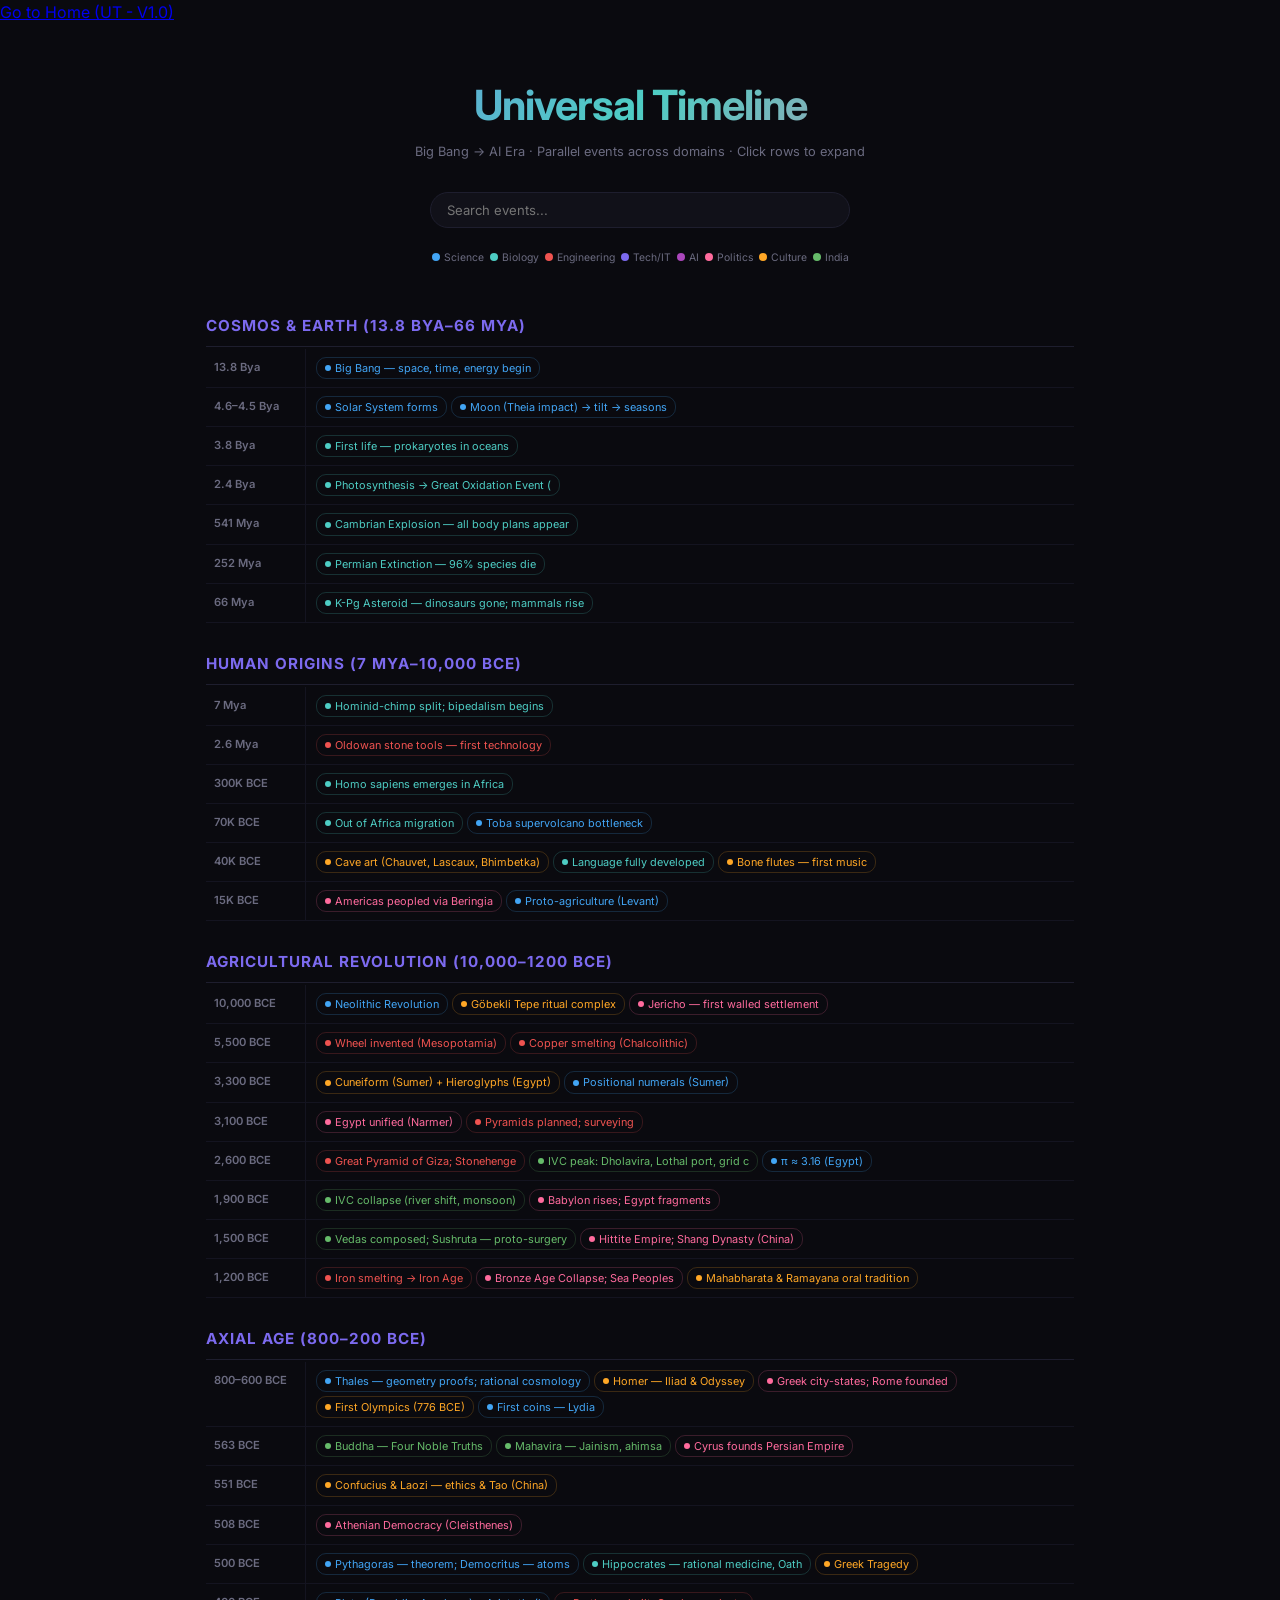
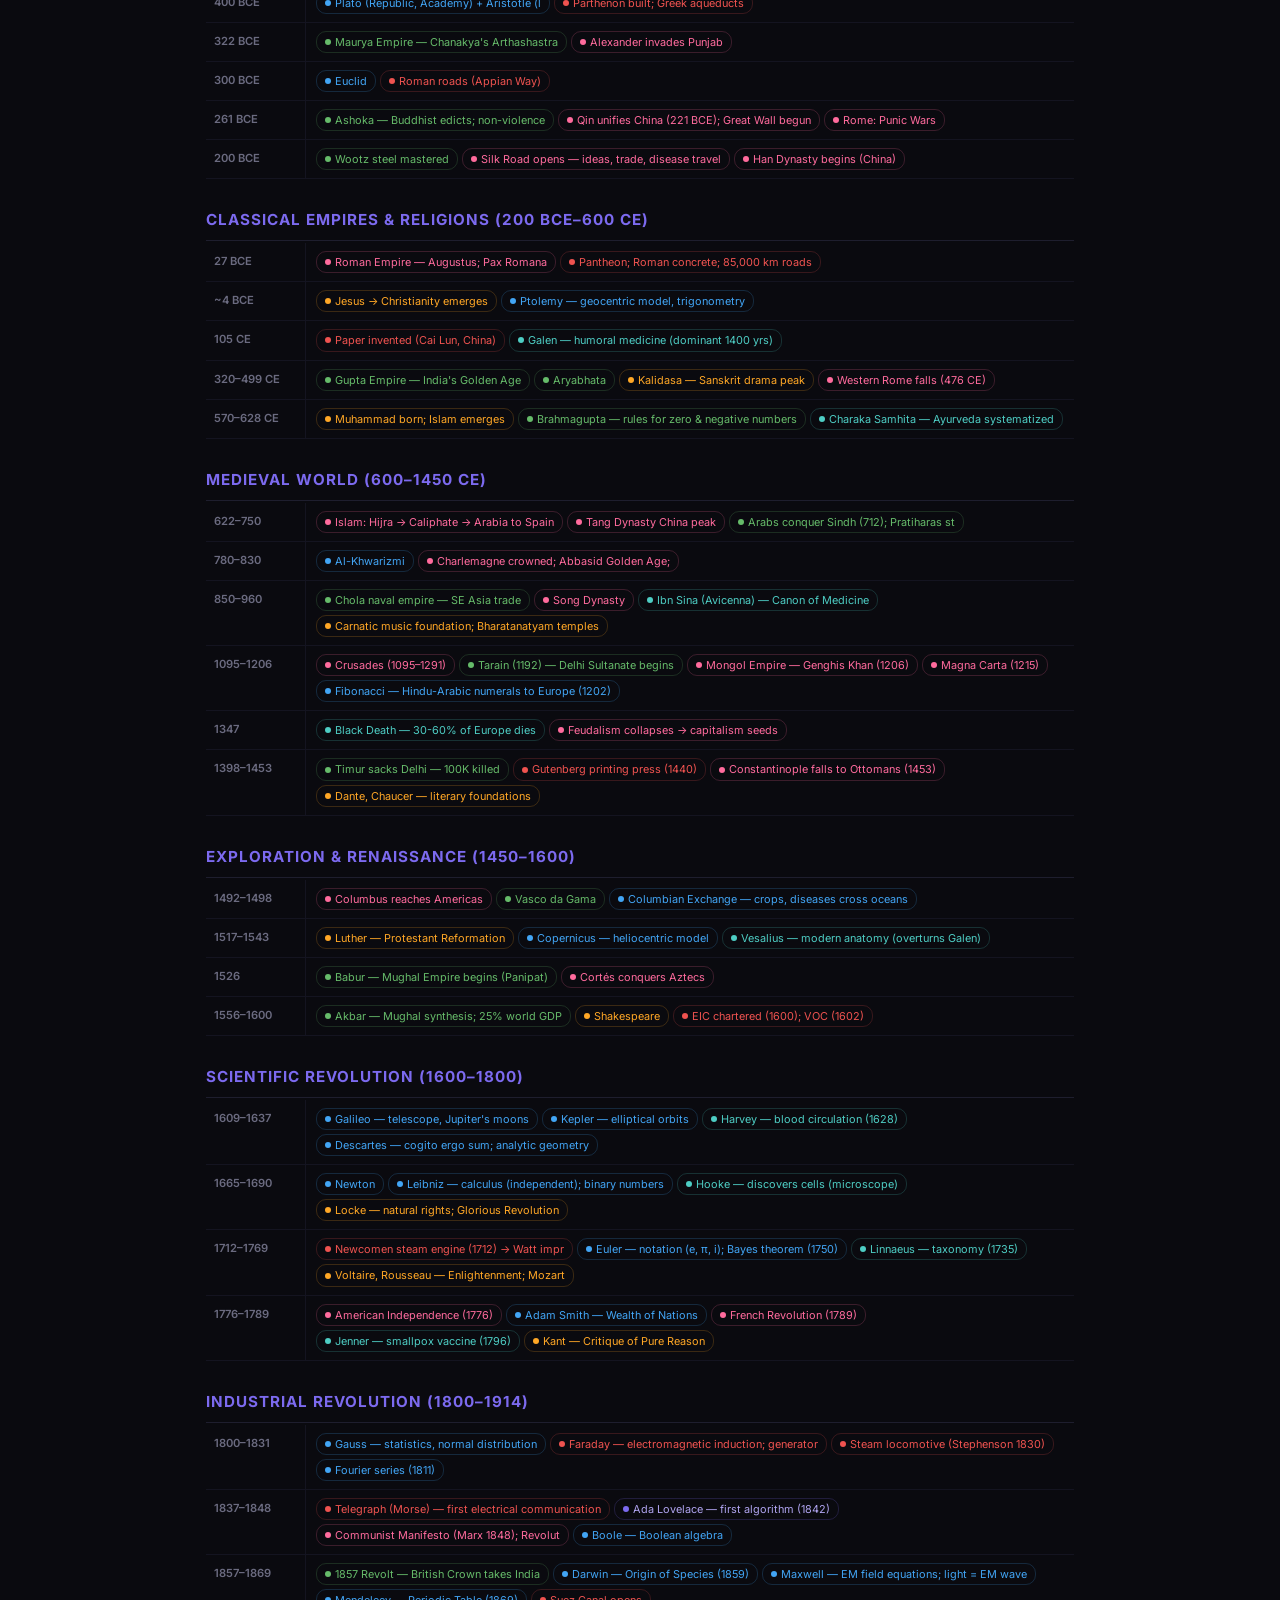
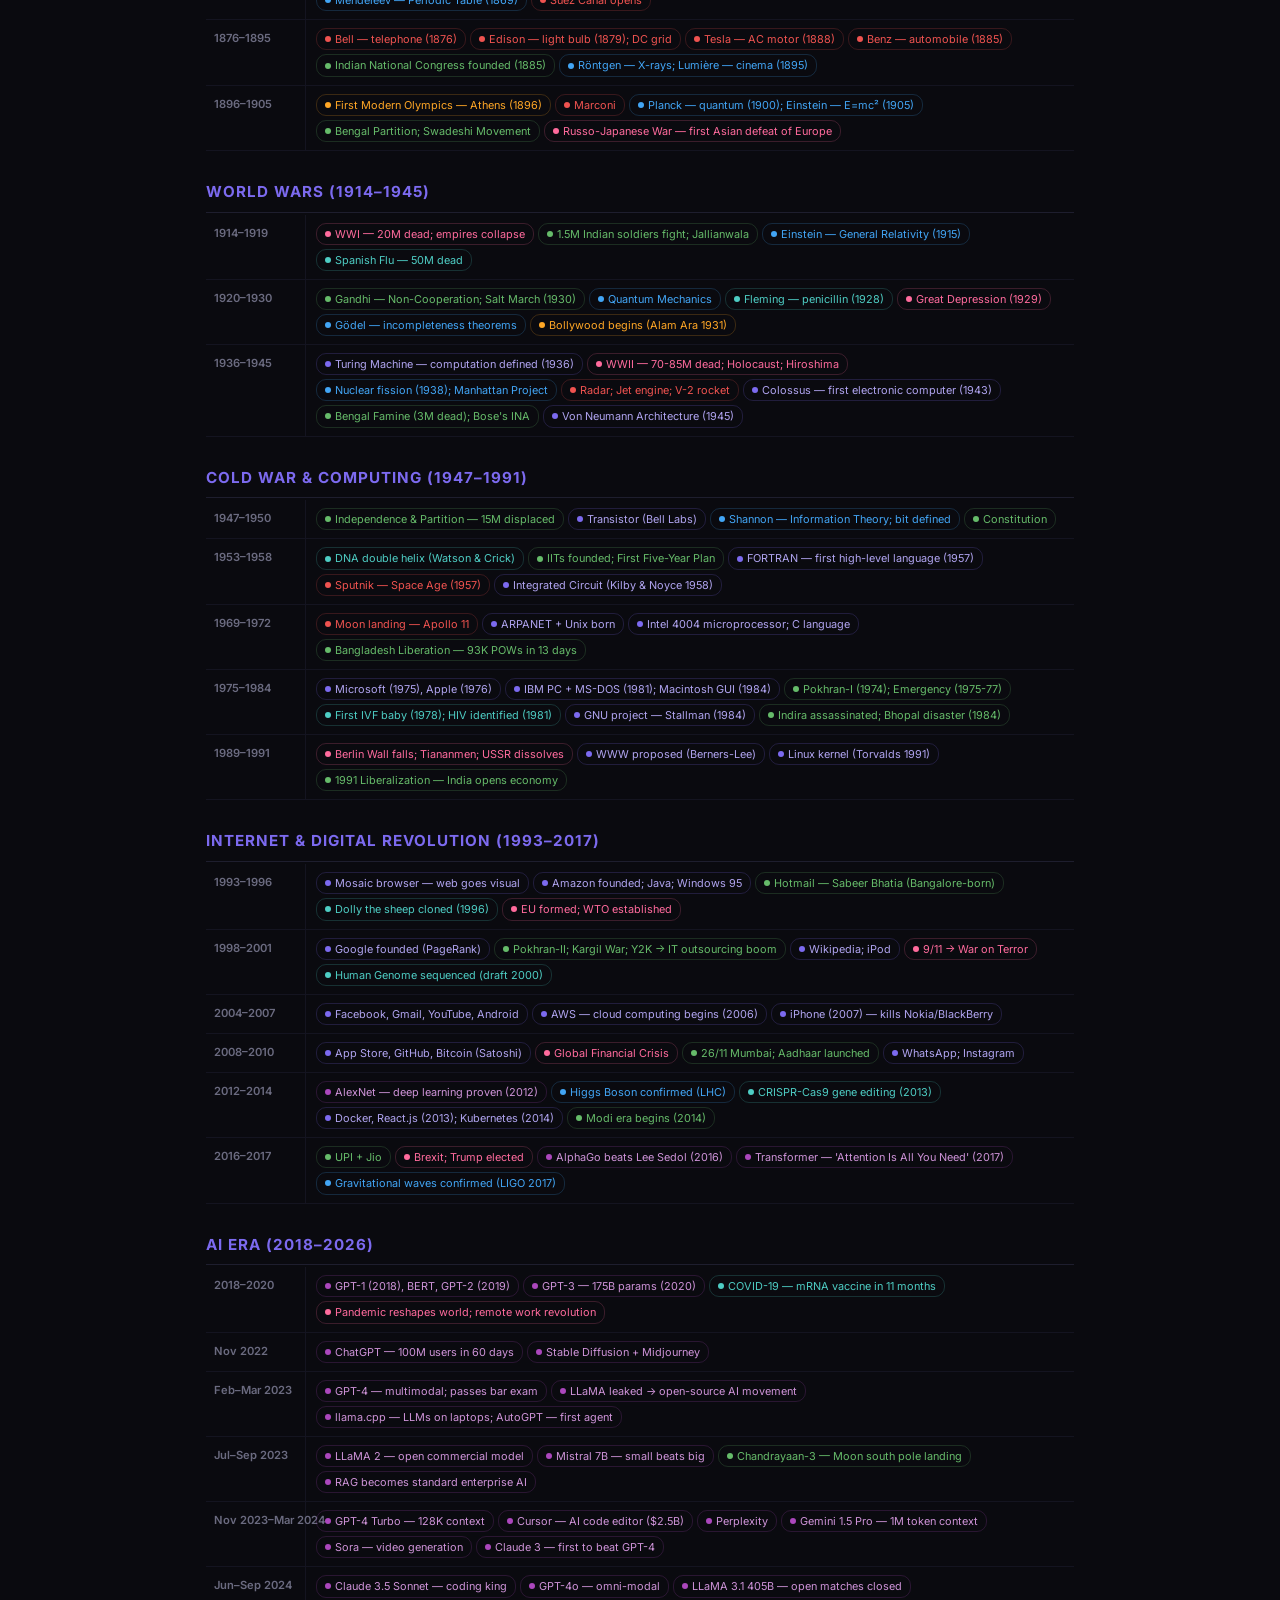
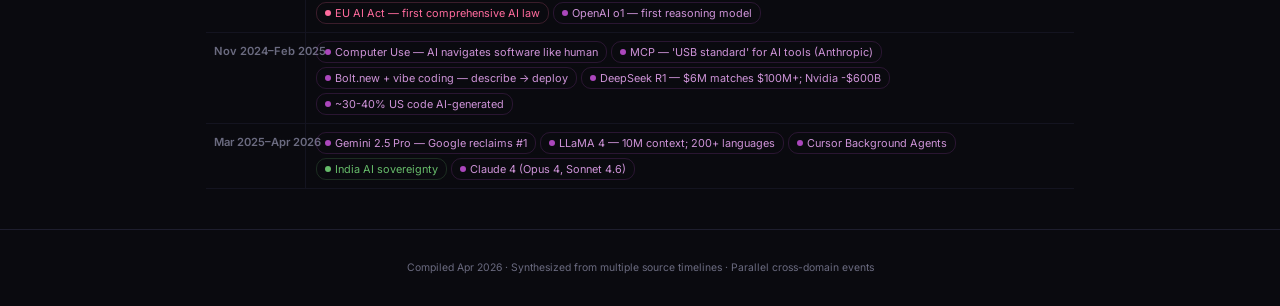
<file: UT_parallel.html>
<!DOCTYPE html>
<html lang="en">

<head>
  <meta charset="UTF-8">
  <meta name="viewport" content="width=device-width,initial-scale=1">
  <title>Universal Timeline</title>
  <link href="https://fonts.googleapis.com/css2?family=Inter:wght@300;400;600;700&display=swap" rel="stylesheet">
  <style>
    * {
      margin: 0;
      padding: 0;
      box-sizing: border-box
    }

    :root {
      --bg: #0a0a0f;
      --s: #111119;
      --s2: #181824;
      --b: #1e1e2e;
      --t: #e0e0e6;
      --d: #6b6b80;
      --sc: #42a5f5;
      --tc: #7c6aef;
      --po: #ff6b9d;
      --cu: #ffa726;
      --in: #66bb6a;
      --bi: #4ecdc4;
      --ai: #ab47bc;
      --en: #ef5350
    }

    body {
      font-family: 'Inter', sans-serif;
      background: var(--bg);
      color: var(--t);
      line-height: 1.5
    }

    .hd {
      text-align: center;
      padding: 50px 20px 20px
    }

    .hd h1 {
      font-size: clamp(1.5rem, 4vw, 2.6rem);
      font-weight: 700;
      letter-spacing: -1px;
      background: linear-gradient(135deg, #7c6aef, #4ecdc4, #ff6b9d);
      -webkit-background-clip: text;
      -webkit-text-fill-color: transparent;
      background-clip: text
    }

    .hd p {
      color: var(--d);
      font-size: .8rem;
      margin-top: 6px
    }

    .sb {
      max-width: 420px;
      margin: 10px auto;
      display: block;
      padding: 9px 16px;
      border-radius: 24px;
      border: 1px solid var(--b);
      background: var(--s);
      color: var(--t);
      font-size: .82rem;
      width: calc(100% - 40px);
      font-family: inherit;
      outline: none
    }

    .sb:focus {
      border-color: var(--tc);
      box-shadow: 0 0 16px #7c6aef22
    }

    .legend {
      display: flex;
      justify-content: center;
      flex-wrap: wrap;
      gap: 6px;
      padding: 12px 20px 20px
    }

    .lg {
      display: flex;
      align-items: center;
      gap: 4px;
      font-size: .65rem;
      color: var(--d)
    }

    .lg span {
      width: 8px;
      height: 8px;
      border-radius: 50%;
      display: inline-block
    }

    .era {
      max-width: 900px;
      margin: 0 auto;
      padding: 0 16px
    }

    .era-t {
      font-size: .95rem;
      font-weight: 700;
      color: var(--tc);
      letter-spacing: 1px;
      text-transform: uppercase;
      padding: 30px 0 8px;
      border-bottom: 1px solid var(--b);
      margin-bottom: 2px
    }

    .row {
      display: grid;
      grid-template-columns: 100px 1fr;
      border-bottom: 1px solid #141420;
      transition: .2s;
      cursor: pointer
    }

    .row:hover {
      background: var(--s)
    }

    .row.open {
      background: var(--s)
    }

    .yr {
      padding: 10px 8px;
      font-size: .7rem;
      font-weight: 600;
      color: var(--d);
      white-space: nowrap;
      border-right: 1px solid #141420
    }

    .cells {
      padding: 8px 10px;
      display: flex;
      flex-wrap: wrap;
      gap: 4px;
      align-items: flex-start
    }

    .chip {
      font-size: .68rem;
      padding: 3px 8px;
      border-radius: 10px;
      border: 1px solid;
      display: inline-flex;
      align-items: center;
      gap: 4px;
      line-height: 1.3;
      transition: .2s
    }

    .chip .dot {
      width: 6px;
      height: 6px;
      border-radius: 50%;
      flex-shrink: 0
    }

    .chip.sc {
      border-color: #42a5f533;
      color: #42a5f5
    }

    .chip.sc .dot {
      background: #42a5f5
    }

    .chip.tc {
      border-color: #7c6aef33;
      color: #b0a4f0
    }

    .chip.tc .dot {
      background: #7c6aef
    }

    .chip.po {
      border-color: #ff6b9d33;
      color: #ff6b9d
    }

    .chip.po .dot {
      background: #ff6b9d
    }

    .chip.cu {
      border-color: #ffa72633;
      color: #ffa726
    }

    .chip.cu .dot {
      background: #ffa726
    }

    .chip.in {
      border-color: #66bb6a33;
      color: #66bb6a
    }

    .chip.in .dot {
      background: #66bb6a
    }

    .chip.bi {
      border-color: #4ecdc433;
      color: #4ecdc4
    }

    .chip.bi .dot {
      background: #4ecdc4
    }

    .chip.ai {
      border-color: #ab47bc33;
      color: #ce93d8
    }

    .chip.ai .dot {
      background: #ab47bc
    }

    .chip.en {
      border-color: #ef535033;
      color: #ef5350
    }

    .chip.en .dot {
      background: #ef5350
    }

    .detail {
      display: none;
      grid-column: 1/-1;
      padding: 6px 10px 10px 110px;
      font-size: .72rem;
      color: var(--d);
      line-height: 1.6;
      background: var(--s2);
      border-bottom: 1px solid #141420
    }

    .row.open+.detail {
      display: block
    }

    .detail b {
      color: var(--t);
      font-weight: 600
    }

    .hidden {
      display: none
    }

    footer {
      text-align: center;
      padding: 30px;
      color: var(--d);
      font-size: .65rem;
      border-top: 1px solid var(--b);
      margin-top: 40px
    }

    @media(max-width:600px) {
      .row {
        grid-template-columns: 72px 1fr
      }

      .detail {
        padding-left: 80px
      }

      .cells {
        gap: 3px
      }
    }
  </style>
</head>

<body>
  <a href="index.html">Go to Home (UT - V1.0)</a>
  <div class="hd">
    <h1>Universal Timeline</h1>
    <p>Big Bang → AI Era · Parallel events across domains · Click rows to expand</p>
  </div>
  <input class="sb" placeholder="Search events..." id="sr">
  <div class="legend">
    <div class="lg"><span style="background:var(--sc)"></span>Science</div>
    <div class="lg"><span style="background:var(--bi)"></span>Biology</div>
    <div class="lg"><span style="background:var(--en)"></span>Engineering</div>
    <div class="lg"><span style="background:var(--tc)"></span>Tech/IT</div>
    <div class="lg"><span style="background:var(--ai)"></span>AI</div>
    <div class="lg"><span style="background:var(--po)"></span>Politics</div>
    <div class="lg"><span style="background:var(--cu)"></span>Culture</div>
    <div class="lg"><span style="background:var(--in)"></span>India</div>
  </div>
  <div id="app"></div>
  <footer>Compiled Apr 2026 · Synthesized from multiple source timelines · Parallel cross-domain events</footer>
  <script>
    const D = [
      {
        era: "Cosmos & Earth (13.8 Bya–66 Mya)", rows: [
          ["13.8 Bya", [["sc", "Big Bang — space, time, energy begin"]]],
          ["4.6–4.5 Bya", [["sc", "Solar System forms"], ["sc", "Moon (Theia impact) → tilt → seasons"]]],
          ["3.8 Bya", [["bi", "First life — prokaryotes in oceans"]]],
          ["2.4 Bya", [["bi", "Photosynthesis → Great Oxidation Event (1st mass extinction)"]]],
          ["541 Mya", [["bi", "Cambrian Explosion — all body plans appear"]]],
          ["252 Mya", [["bi", "Permian Extinction — 96% species die"]]],
          ["66 Mya", [["bi", "K-Pg Asteroid — dinosaurs gone; mammals rise"]]],
        ]
      },
      {
        era: "Human Origins (7 Mya–10,000 BCE)", rows: [
          ["7 Mya", [["bi", "Hominid-chimp split; bipedalism begins"]]],
          ["2.6 Mya", [["en", "Oldowan stone tools — first technology"]]],
          ["300K BCE", [["bi", "Homo sapiens emerges in Africa"]]],
          ["70K BCE", [["bi", "Out of Africa migration"], ["sc", "Toba supervolcano bottleneck"]]],
          ["40K BCE", [["cu", "Cave art (Chauvet, Lascaux, Bhimbetka)"], ["bi", "Language fully developed"], ["cu", "Bone flutes — first music"]]],
          ["15K BCE", [["po", "Americas peopled via Beringia"], ["sc", "Proto-agriculture (Levant)"]]],
        ]
      },
      {
        era: "Agricultural Revolution (10,000–1200 BCE)", rows: [
          ["10,000 BCE", [["sc", "Neolithic Revolution — farming (Fertile Crescent, China, India)"], ["cu", "Göbekli Tepe ritual complex"], ["po", "Jericho — first walled settlement"]]],
          ["5,500 BCE", [["en", "Wheel invented (Mesopotamia)"], ["en", "Copper smelting (Chalcolithic)"]]],
          ["3,300 BCE", [["cu", "Cuneiform (Sumer) + Hieroglyphs (Egypt) — writing invented"], ["sc", "Positional numerals (Sumer)"]]],
          ["3,100 BCE", [["po", "Egypt unified (Narmer)"], ["en", "Pyramids planned; surveying"]]],
          ["2,600 BCE", [["en", "Great Pyramid of Giza; Stonehenge"], ["in", "IVC peak: Dholavira, Lothal port, grid cities, plumbing"], ["sc", "π ≈ 3.16 (Egypt)"]]],
          ["1,900 BCE", [["in", "IVC collapse (river shift, monsoon)"], ["po", "Babylon rises; Egypt fragments"]]],
          ["1,500 BCE", [["in", "Vedas composed; Sushruta — proto-surgery"], ["po", "Hittite Empire; Shang Dynasty (China)"]]],
          ["1,200 BCE", [["en", "Iron smelting → Iron Age"], ["po", "Bronze Age Collapse; Sea Peoples"], ["cu", "Mahabharata & Ramayana oral tradition"]]],
        ]
      },
      {
        era: "Axial Age (800–200 BCE)", rows: [
          ["800–600 BCE", [["sc", "Thales — geometry proofs; rational cosmology"], ["cu", "Homer — Iliad & Odyssey"], ["po", "Greek city-states; Rome founded"], ["cu", "First Olympics (776 BCE)"], ["sc", "First coins — Lydia"]]],
          ["563 BCE", [["in", "Buddha — Four Noble Truths"], ["in", "Mahavira — Jainism, ahimsa"], ["po", "Cyrus founds Persian Empire"]]],
          ["551 BCE", [["cu", "Confucius & Laozi — ethics & Tao (China)"]]],
          ["508 BCE", [["po", "Athenian Democracy (Cleisthenes)"]]],
          ["500 BCE", [["sc", "Pythagoras — theorem; Democritus — atoms"], ["bi", "Hippocrates — rational medicine, Oath"], ["cu", "Greek Tragedy — Aeschylus; Natya Shastra precursors"]]],
          ["400 BCE", [["sc", "Plato (Republic, Academy) + Aristotle (logic, biology, Lyceum)"], ["en", "Parthenon built; Greek aqueducts"]]],
          ["322 BCE", [["in", "Maurya Empire — Chanakya's Arthashastra"], ["po", "Alexander invades Punjab"]]],
          ["300 BCE", [["sc", "Euclid — Elements; Archimedes — levers, pi, buoyancy"], ["en", "Roman roads (Appian Way)"]]],
          ["261 BCE", [["in", "Ashoka — Buddhist edicts; non-violence"], ["po", "Qin unifies China (221 BCE); Great Wall begun"], ["po", "Rome: Punic Wars"]]],
          ["200 BCE", [["in", "Wootz steel mastered"], ["po", "Silk Road opens — ideas, trade, disease travel"], ["po", "Han Dynasty begins (China)"]]],
        ]
      },
      {
        era: "Classical Empires & Religions (200 BCE–600 CE)", rows: [
          ["27 BCE", [["po", "Roman Empire — Augustus; Pax Romana"], ["en", "Pantheon; Roman concrete; 85,000 km roads"]]],
          ["~4 BCE", [["cu", "Jesus → Christianity emerges"], ["sc", "Ptolemy — geocentric model, trigonometry"]]],
          ["105 CE", [["en", "Paper invented (Cai Lun, China)"], ["bi", "Galen — humoral medicine (dominant 1400 yrs)"]]],
          ["320–499 CE", [["in", "Gupta Empire — India's Golden Age"], ["in", "Aryabhata — zero, decimal, π≈3.1416, sine, Earth rotation"], ["cu", "Kalidasa — Sanskrit drama peak"], ["po", "Western Rome falls (476 CE)"]]],
          ["570–628 CE", [["cu", "Muhammad born; Islam emerges"], ["in", "Brahmagupta — rules for zero & negative numbers"], ["bi", "Charaka Samhita — Ayurveda systematized"]]],
        ]
      },
      {
        era: "Medieval World (600–1450 CE)", rows: [
          ["622–750", [["po", "Islam: Hijra → Caliphate → Arabia to Spain"], ["po", "Tang Dynasty China peak"], ["in", "Arabs conquer Sindh (712); Pratiharas stop advance (730)"]]],
          ["780–830", [["sc", "Al-Khwarizmi — algebra, algorithms, Hindu-Arabic numerals"], ["po", "Charlemagne crowned; Abbasid Golden Age; House of Wisdom"]]],
          ["850–960", [["in", "Chola naval empire — SE Asia trade"], ["po", "Song Dynasty — gunpowder, printing, compass, paper money"], ["bi", "Ibn Sina (Avicenna) — Canon of Medicine"], ["cu", "Carnatic music foundation; Bharatanatyam temples"]]],
          ["1095–1206", [["po", "Crusades (1095–1291)"], ["in", "Tarain (1192) — Delhi Sultanate begins"], ["po", "Mongol Empire — Genghis Khan (1206)"], ["po", "Magna Carta (1215)"], ["sc", "Fibonacci — Hindu-Arabic numerals to Europe (1202)"]]],
          ["1347", [["bi", "Black Death — 30-60% of Europe dies"], ["po", "Feudalism collapses → capitalism seeds"]]],
          ["1398–1453", [["in", "Timur sacks Delhi — 100K killed"], ["en", "Gutenberg printing press (1440)"], ["po", "Constantinople falls to Ottomans (1453)"], ["cu", "Dante, Chaucer — literary foundations"]]],
        ]
      },
      {
        era: "Exploration & Renaissance (1450–1600)", rows: [
          ["1492–1498", [["po", "Columbus reaches Americas"], ["in", "Vasco da Gama — sea route to India; colonialism begins"], ["sc", "Columbian Exchange — crops, diseases cross oceans"]]],
          ["1517–1543", [["cu", "Luther — Protestant Reformation"], ["sc", "Copernicus — heliocentric model"], ["bi", "Vesalius — modern anatomy (overturns Galen)"]]],
          ["1526", [["in", "Babur — Mughal Empire begins (Panipat)"], ["po", "Cortés conquers Aztecs"]]],
          ["1556–1600", [["in", "Akbar — Mughal synthesis; 25% world GDP"], ["cu", "Shakespeare — Globe Theatre; theater as mass medium"], ["en", "EIC chartered (1600); VOC (1602) — first joint-stock cos"]]],
        ]
      },
      {
        era: "Scientific Revolution (1600–1800)", rows: [
          ["1609–1637", [["sc", "Galileo — telescope, Jupiter's moons"], ["sc", "Kepler — elliptical orbits"], ["bi", "Harvey — blood circulation (1628)"], ["sc", "Descartes — cogito ergo sum; analytic geometry"]]],
          ["1665–1690", [["sc", "Newton — Principia: gravity, 3 laws, calculus, optics"], ["sc", "Leibniz — calculus (independent); binary numbers"], ["bi", "Hooke — discovers cells (microscope)"], ["cu", "Locke — natural rights; Glorious Revolution"]]],
          ["1712–1769", [["en", "Newcomen steam engine (1712) → Watt improves (1769)"], ["sc", "Euler — notation (e, π, i); Bayes theorem (1750)"], ["bi", "Linnaeus — taxonomy (1735)"], ["cu", "Voltaire, Rousseau — Enlightenment; Mozart"]]],
          ["1776–1789", [["po", "American Independence (1776)"], ["sc", "Adam Smith — Wealth of Nations"], ["po", "French Revolution (1789)"], ["bi", "Jenner — smallpox vaccine (1796)"], ["cu", "Kant — Critique of Pure Reason"]]],
        ]
      },
      {
        era: "Industrial Revolution (1800–1914)", rows: [
          ["1800–1831", [["sc", "Gauss — statistics, normal distribution"], ["en", "Faraday — electromagnetic induction; generator"], ["en", "Steam locomotive (Stephenson 1830)"], ["sc", "Fourier series (1811)"]]],
          ["1837–1848", [["en", "Telegraph (Morse) — first electrical communication"], ["tc", "Ada Lovelace — first algorithm (1842)"], ["po", "Communist Manifesto (Marx 1848); Revolutions across Europe"], ["sc", "Boole — Boolean algebra"]]],
          ["1857–1869", [["in", "1857 Revolt — British Crown takes India"], ["sc", "Darwin — Origin of Species (1859)"], ["sc", "Maxwell — EM field equations; light = EM wave"], ["sc", "Mendeleev — Periodic Table (1869)"], ["en", "Suez Canal opens"]]],
          ["1876–1895", [["en", "Bell — telephone (1876)"], ["en", "Edison — light bulb (1879); DC grid"], ["en", "Tesla — AC motor (1888)"], ["en", "Benz — automobile (1885)"], ["in", "Indian National Congress founded (1885)"], ["sc", "Röntgen — X-rays; Lumière — cinema (1895)"]]],
          ["1896–1905", [["cu", "First Modern Olympics — Athens (1896)"], ["en", "Marconi — wireless radio; Wright Brothers — flight (1903)"], ["sc", "Planck — quantum (1900); Einstein — E=mc² (1905)"], ["in", "Bengal Partition; Swadeshi Movement"], ["po", "Russo-Japanese War — first Asian defeat of Europe"]]],
        ]
      },
      {
        era: "World Wars (1914–1945)", rows: [
          ["1914–1919", [["po", "WWI — 20M dead; empires collapse"], ["in", "1.5M Indian soldiers fight; Jallianwala Bagh (1919)"], ["sc", "Einstein — General Relativity (1915)"], ["bi", "Spanish Flu — 50M dead"]]],
          ["1920–1930", [["in", "Gandhi — Non-Cooperation; Salt March (1930)"], ["sc", "Quantum Mechanics — Heisenberg, Schrödinger (1925-27)"], ["bi", "Fleming — penicillin (1928)"], ["po", "Great Depression (1929)"], ["sc", "Gödel — incompleteness theorems"], ["cu", "Bollywood begins (Alam Ara 1931)"]]],
          ["1936–1945", [["tc", "Turing Machine — computation defined (1936)"], ["po", "WWII — 70-85M dead; Holocaust; Hiroshima"], ["sc", "Nuclear fission (1938); Manhattan Project"], ["en", "Radar; Jet engine; V-2 rocket"], ["tc", "Colossus — first electronic computer (1943)"], ["in", "Bengal Famine (3M dead); Bose's INA"], ["tc", "Von Neumann Architecture (1945)"]]],
        ]
      },
      {
        era: "Cold War & Computing (1947–1991)", rows: [
          ["1947–1950", [["in", "Independence & Partition — 15M displaced"], ["tc", "Transistor (Bell Labs)"], ["sc", "Shannon — Information Theory; bit defined"], ["in", "Constitution — universal suffrage; Patel integrates 565 states"]]],
          ["1953–1958", [["bi", "DNA double helix (Watson & Crick)"], ["in", "IITs founded; First Five-Year Plan"], ["tc", "FORTRAN — first high-level language (1957)"], ["en", "Sputnik — Space Age (1957)"], ["tc", "Integrated Circuit (Kilby & Noyce 1958)"]]],
          ["1969–1972", [["en", "Moon landing — Apollo 11"], ["tc", "ARPANET + Unix born"], ["tc", "Intel 4004 microprocessor; C language"], ["in", "Bangladesh Liberation — 93K POWs in 13 days"]]],
          ["1975–1984", [["tc", "Microsoft (1975), Apple (1976)"], ["tc", "IBM PC + MS-DOS (1981); Macintosh GUI (1984)"], ["in", "Pokhran-I (1974); Emergency (1975-77)"], ["bi", "First IVF baby (1978); HIV identified (1981)"], ["tc", "GNU project — Stallman (1984)"], ["in", "Indira assassinated; Bhopal disaster (1984)"]]],
          ["1989–1991", [["po", "Berlin Wall falls; Tiananmen; USSR dissolves"], ["tc", "WWW proposed (Berners-Lee)"], ["tc", "Linux kernel (Torvalds 1991)"], ["in", "1991 Liberalization — India opens economy"]]],
        ]
      },
      {
        era: "Internet & Digital Revolution (1993–2017)", rows: [
          ["1993–1996", [["tc", "Mosaic browser — web goes visual"], ["tc", "Amazon founded; Java; Windows 95"], ["in", "Hotmail — Sabeer Bhatia (Bangalore-born)"], ["bi", "Dolly the sheep cloned (1996)"], ["po", "EU formed; WTO established"]]],
          ["1998–2001", [["tc", "Google founded (PageRank)"], ["in", "Pokhran-II; Kargil War; Y2K → IT outsourcing boom"], ["tc", "Wikipedia; iPod"], ["po", "9/11 → War on Terror"], ["bi", "Human Genome sequenced (draft 2000)"]]],
          ["2004–2007", [["tc", "Facebook, Gmail, YouTube, Android"], ["tc", "AWS — cloud computing begins (2006)"], ["tc", "iPhone (2007) — kills Nokia/BlackBerry"]]],
          ["2008–2010", [["tc", "App Store, GitHub, Bitcoin (Satoshi)"], ["po", "Global Financial Crisis"], ["in", "26/11 Mumbai; Aadhaar launched"], ["tc", "WhatsApp; Instagram"]]],
          ["2012–2014", [["ai", "AlexNet — deep learning proven (2012)"], ["sc", "Higgs Boson confirmed (LHC)"], ["bi", "CRISPR-Cas9 gene editing (2013)"], ["tc", "Docker, React.js (2013); Kubernetes (2014)"], ["in", "Modi era begins (2014)"]]],
          ["2016–2017", [["in", "UPI + Jio — India's digital revolution; 450M online"], ["po", "Brexit; Trump elected"], ["ai", "AlphaGo beats Lee Sedol (2016)"], ["ai", "Transformer — 'Attention Is All You Need' (2017)"], ["sc", "Gravitational waves confirmed (LIGO 2017)"]]],
        ]
      },
      {
        era: "AI Era (2018–2026)", rows: [
          ["2018–2020", [["ai", "GPT-1 (2018), BERT, GPT-2 (2019)"], ["ai", "GPT-3 — 175B params (2020)"], ["bi", "COVID-19 — mRNA vaccine in 11 months"], ["po", "Pandemic reshapes world; remote work revolution"]]],
          ["Nov 2022", [["ai", "ChatGPT — 100M users in 60 days"], ["ai", "Stable Diffusion + Midjourney — image gen mainstream"]]],
          ["Feb–Mar 2023", [["ai", "GPT-4 — multimodal; passes bar exam"], ["ai", "LLaMA leaked → open-source AI movement"], ["ai", "llama.cpp — LLMs on laptops; AutoGPT — first agent"]]],
          ["Jul–Sep 2023", [["ai", "LLaMA 2 — open commercial model"], ["ai", "Mistral 7B — small beats big"], ["in", "Chandrayaan-3 — Moon south pole landing"], ["ai", "RAG becomes standard enterprise AI"]]],
          ["Nov 2023–Mar 2024", [["ai", "GPT-4 Turbo — 128K context"], ["ai", "Cursor — AI code editor ($2.5B)"], ["ai", "Perplexity — AI search (CEO: Aravind Srinivas, IIT Madras)"], ["ai", "Gemini 1.5 Pro — 1M token context"], ["ai", "Sora — video generation"], ["ai", "Claude 3 — first to beat GPT-4"]]],
          ["Jun–Sep 2024", [["ai", "Claude 3.5 Sonnet — coding king"], ["ai", "GPT-4o — omni-modal"], ["ai", "LLaMA 3.1 405B — open matches closed"], ["po", "EU AI Act — first comprehensive AI law"], ["ai", "OpenAI o1 — first reasoning model"]]],
          ["Nov 2024–Feb 2025", [["ai", "Computer Use — AI navigates software like human"], ["ai", "MCP — 'USB standard' for AI tools (Anthropic)"], ["ai", "Bolt.new + vibe coding — describe → deploy"], ["ai", "DeepSeek R1 — $6M matches $100M+; Nvidia -$600B"], ["ai", "~30-40% US code AI-generated"]]],
          ["Mar 2025–Apr 2026", [["ai", "Gemini 2.5 Pro — Google reclaims #1"], ["ai", "LLaMA 4 — 10M context; 200+ languages"], ["ai", "Cursor Background Agents — AI submits PRs while you sleep"], ["in", "India AI sovereignty — Sarvam, Krutrim, IndiaAI Mission"], ["ai", "Claude 4 (Opus 4, Sonnet 4.6) — multi-agent; AI Agents Era"]]],
        ]
      },
    ];
    const CN = { sc: "Science", tc: "Tech", po: "Politics", cu: "Culture", in: "India", bi: "Biology", ai: "AI", en: "Engineering" };
    const app = document.getElementById("app");
    function render() {
      app.innerHTML = "";
      D.forEach(sec => {
        const et = document.createElement("div"); et.className = "era-t"; et.textContent = sec.era;
        const wrap = document.createElement("div"); wrap.className = "era";
        wrap.appendChild(et);
        sec.rows.forEach(([yr, chips]) => {
          const r = document.createElement("div"); r.className = "row";
          const detail = document.createElement("div"); detail.className = "detail";
          r.innerHTML = `<div class="yr">${yr}</div><div class="cells">${chips.map(([c, t]) => {
            const short = t.length > 50 ? t.slice(0, t.indexOf("—") > 0 ? t.indexOf("—") : 40).trim() : t;
            return `<span class="chip ${c}"><span class="dot"></span>${short}</span>`;
          }).join("")}</div>`;
          detail.innerHTML = chips.map(([c, t]) => `<b style="color:var(--${c})">[${CN[c]}]</b> ${t}`).join("<br>");
          r.onclick = () => r.classList.toggle("open");
          wrap.appendChild(r); wrap.appendChild(detail);
        });
        app.appendChild(wrap);
      });
    }
    document.getElementById("sr").addEventListener("input", e => {
      const q = e.target.value.toLowerCase();
      document.querySelectorAll(".row").forEach(r => {
        const d = r.nextElementSibling;
        const show = !q || r.textContent.toLowerCase().includes(q) || (d && d.textContent.toLowerCase().includes(q));
        r.classList.toggle("hidden", !show);
        if (d && d.classList.contains("detail")) d.style.display = show && r.classList.contains("open") ? "block" : "none";
        if (!show) r.classList.remove("open");
      });
    });
    render();
  </script>
</body>

</html>
</file>
<file: subject_evolution/style.css>
/* ===== RESET & BASE ===== */
*,*::before,*::after{box-sizing:border-box;margin:0;padding:0}
html{scroll-behavior:smooth;font-size:16px}
body{font-family:'Inter',sans-serif;background:#06060f;color:#e0e0e8;overflow-x:hidden;line-height:1.65}

/* ===== HERO ===== */
#hero{position:relative;min-height:100vh;display:flex;align-items:center;justify-content:center;text-align:center;background:radial-gradient(ellipse at 50% 40%,#1a0a2e 0%,#0a0a1a 50%,#06060f 100%);overflow:hidden}
.stars{position:absolute;inset:0;z-index:0}
.star{position:absolute;border-radius:50%;background:#fff;animation:twinkle var(--dur) ease-in-out infinite alternate}
@keyframes twinkle{0%{opacity:.2;transform:scale(.8)}100%{opacity:1;transform:scale(1.2)}}
.hero-content{position:relative;z-index:1;max-width:800px;padding:2rem}
.hero-tag{font-size:.85rem;letter-spacing:4px;text-transform:uppercase;color:#a78bfa;margin-bottom:1rem}
#hero h1{font-family:'Playfair Display',serif;font-size:clamp(2.5rem,7vw,5.5rem);font-weight:900;background:linear-gradient(135deg,#c084fc,#60a5fa,#34d399);-webkit-background-clip:text;-webkit-text-fill-color:transparent;line-height:1.1;margin-bottom:1.2rem}
.hero-sub{font-size:1.15rem;color:#a0a0b8;max-width:550px;margin:0 auto 2.5rem}
.cta-btn{display:inline-block;padding:.85rem 2.2rem;border-radius:50px;background:linear-gradient(135deg,#7c3aed,#3b82f6);color:#fff;text-decoration:none;font-weight:600;font-size:1rem;transition:transform .3s,box-shadow .3s}
.cta-btn:hover{transform:translateY(-3px);box-shadow:0 8px 30px rgba(124,58,237,.4)}

/* ===== TIMELINE ===== */
#timeline{position:relative;max-width:1100px;margin:0 auto;padding:6rem 1.5rem}
.timeline-line{position:absolute;left:50%;top:0;bottom:0;width:3px;background:linear-gradient(180deg,#7c3aed,#3b82f6,#10b981,#f59e0b,#ef4444);border-radius:3px;transform:translateX(-50%)}
@media(max-width:768px){.timeline-line{left:24px}}

/* LAYER CARD */
.layer{position:relative;width:47%;margin-bottom:4rem;opacity:0;transform:translateY(40px);transition:opacity .6s ease,transform .6s ease}
.layer.visible{opacity:1;transform:translateY(0)}
.layer:nth-child(odd){margin-left:3%}
.layer:nth-child(even){margin-left:50%}
@media(max-width:768px){.layer,.layer:nth-child(odd),.layer:nth-child(even){width:calc(100% - 56px);margin-left:56px}}
.layer-dot{position:absolute;top:24px;width:18px;height:18px;border-radius:50%;border:3px solid;z-index:2}
.layer:nth-child(odd) .layer-dot{right:-34px}
.layer:nth-child(even) .layer-dot{left:-34px}
@media(max-width:768px){.layer .layer-dot,.layer:nth-child(odd) .layer-dot,.layer:nth-child(even) .layer-dot{left:-40px;right:auto}}

.layer-card{border-radius:16px;padding:1.8rem;background:rgba(255,255,255,.04);border:1px solid rgba(255,255,255,.08);backdrop-filter:blur(12px);cursor:pointer;transition:border-color .3s,box-shadow .3s,transform .3s}
.layer-card:hover{border-color:rgba(124,58,237,.4);box-shadow:0 0 30px rgba(124,58,237,.15);transform:translateY(-3px)}
.layer-era{font-size:.75rem;letter-spacing:2px;text-transform:uppercase;margin-bottom:.5rem;font-weight:600}
.layer-title{font-family:'Playfair Display',serif;font-size:1.5rem;font-weight:700;margin-bottom:.6rem}
.layer-narrative{font-size:.92rem;color:#a0a0b8;margin-bottom:1rem}
.layer-subjects{display:flex;flex-wrap:wrap;gap:.45rem;margin-bottom:.8rem}
.subject-tag{padding:.3rem .7rem;border-radius:20px;font-size:.75rem;font-weight:500;border:1px solid rgba(255,255,255,.12);background:rgba(255,255,255,.05);transition:background .3s,transform .2s}
.subject-tag:hover{background:rgba(255,255,255,.12);transform:scale(1.05)}
.layer-foundation{font-size:.78rem;color:#888;font-style:italic}
.layer-detail{max-height:0;overflow:hidden;transition:max-height .5s ease}
.layer-detail.open{max-height:600px}
.layer-detail-inner{padding-top:1rem;border-top:1px solid rgba(255,255,255,.08);margin-top:1rem;font-size:.88rem;color:#b0b0c0;line-height:1.75}
.expand-hint{font-size:.72rem;color:#666;text-align:right;margin-top:.3rem}

/* ===== DEPENDENCY GRAPH ===== */
#graph-section{padding:5rem 1.5rem;text-align:center}
.section-title{font-family:'Playfair Display',serif;font-size:2.2rem;background:linear-gradient(135deg,#c084fc,#60a5fa);-webkit-background-clip:text;-webkit-text-fill-color:transparent;margin-bottom:.6rem}
.section-sub{color:#888;margin-bottom:2.5rem;font-size:1rem}
#depGraph{display:block;margin:0 auto;max-width:100%;border-radius:16px;background:rgba(255,255,255,.02);border:1px solid rgba(255,255,255,.06)}

/* ===== FOOTER ===== */
footer{text-align:center;padding:3rem 1rem;color:#555;font-size:.85rem;border-top:1px solid rgba(255,255,255,.06)}

/* ===== COLOR PALETTE PER LAYER ===== */
.color-0{--c:#a78bfa}.color-1{--c:#818cf8}.color-2{--c:#60a5fa}.color-3{--c:#38bdf8}
.color-4{--c:#22d3ee}.color-5{--c:#2dd4bf}.color-6{--c:#34d399}.color-7{--c:#4ade80}
.color-8{--c:#a3e635}.color-9{--c:#facc15}.color-10{--c:#fb923c}.color-11{--c:#f97316}
.color-12{--c:#f472b6}.color-13{--c:#e879f9}.color-14{--c:#c084fc}.color-15{--c:#ff6b6b}
.color-16{--c:#ffa07a}.color-17{--c:#87ceeb}.color-18{--c:#dda0dd}.color-19{--c:#98fb98}
.layer-era,.layer-title{color:var(--c)}
.layer-dot{border-color:var(--c);background:var(--c);box-shadow:0 0 12px var(--c)}
.subject-tag{color:var(--c);border-color:color-mix(in srgb,var(--c) 30%,transparent)}
</file>
<file: UltimateT/timeline.css>
/* ═══════════════════════════════════════════════════════════════
   UNIVERSAL TIMELINE — DESIGN SYSTEM
   Premium dark theme with glassmorphism & micro-animations
   ═══════════════════════════════════════════════════════════════ */

/* ─── RESET & ROOT ─── */
*, *::before, *::after { margin:0; padding:0; box-sizing:border-box; }

:root {
  --bg:        #06060c;
  --bg2:       #0c0c16;
  --surface:   #111119;
  --surface2:  #16161f;
  --surface3:  #1c1c2a;
  --border:    #1e1e30;
  --border2:   #2a2a40;
  --text:      #e2e2ea;
  --text-dim:  #7a7a90;
  --text-muted:#50506a;
  --accent:    #7c6aef;
  --accent2:   #4ecdc4;
  --glow:      #7c6aef22;

  /* Domain Colors */
  --d-cosmology:         #a78bfa;
  --d-geology:           #f97316;
  --d-biology:           #4ecdc4;
  --d-geography:         #22d3ee;
  --d-science_tech:      #42a5f5;
  --d-science:           #42a5f5;
  --d-art_culture:       #fbbf24;
  --d-philosophy_religion:#e879f9;
  --d-history:           #f472b6;
  --d-economics_trade:   #34d399;
  --d-economics:         #34d399;
  --d-constitutional_law:#fb923c;
  --d-military:          #ef4444;
  --d-politics:          #ff6b9d;

  --font: 'Inter', -apple-system, BlinkMacSystemFont, sans-serif;
  --mono: 'JetBrains Mono', monospace;
  --radius: 12px;
  --radius-sm: 8px;
  --transition: 0.25s cubic-bezier(0.4, 0, 0.2, 1);
}

html { scroll-behavior: smooth; }
body {
  font-family: var(--font);
  background: var(--bg);
  color: var(--text);
  line-height: 1.6;
  min-height: 100vh;
  -webkit-font-smoothing: antialiased;
}

/* ─── HEADER ─── */
.header {
  text-align: center;
  padding: 60px 20px 30px;
  position: relative;
  overflow: hidden;
}
.header::before {
  content: '';
  position: absolute;
  top: -60%; left: -20%;
  width: 140%; height: 200%;
  background: radial-gradient(ellipse at 50% 0%, #7c6aef10 0%, transparent 60%),
              radial-gradient(ellipse at 30% 40%, #4ecdc408 0%, transparent 50%);
  pointer-events: none;
}
.header__inner { position: relative; z-index: 1; }
.header__title {
  font-size: clamp(2rem, 5vw, 3.2rem);
  font-weight: 800;
  letter-spacing: -1.5px;
  background: linear-gradient(135deg, #a78bfa 0%, #4ecdc4 40%, #f472b6 80%, #fbbf24 100%);
  -webkit-background-clip: text;
  -webkit-text-fill-color: transparent;
  background-clip: text;
  animation: shimmer 8s ease-in-out infinite;
  background-size: 200% 200%;
}
@keyframes shimmer {
  0%, 100% { background-position: 0% 50%; }
  50% { background-position: 100% 50%; }
}
.header__sub {
  color: var(--text-dim);
  font-size: 0.82rem;
  margin-top: 8px;
  font-weight: 400;
}

/* ─── STICKY CONTROLS ─── */
.controls {
  position: sticky;
  top: 0;
  z-index: 100;
  background: rgba(6, 6, 12, 0.85);
  backdrop-filter: blur(20px) saturate(1.4);
  -webkit-backdrop-filter: blur(20px) saturate(1.4);
  border-bottom: 1px solid var(--border);
  padding: 12px 16px;
  transition: box-shadow var(--transition);
}
.controls.scrolled { box-shadow: 0 8px 32px rgba(0,0,0,0.5); }
.controls__inner {
  max-width: 960px;
  margin: 0 auto;
  display: flex;
  flex-direction: column;
  gap: 10px;
}

/* Search */
.search-wrap {
  position: relative;
  display: flex;
  align-items: center;
}
.search-icon {
  position: absolute;
  left: 14px;
  width: 16px; height: 16px;
  color: var(--text-muted);
  pointer-events: none;
}
.search-input {
  width: 100%;
  padding: 10px 60px 10px 40px;
  border-radius: 24px;
  border: 1px solid var(--border);
  background: var(--surface);
  color: var(--text);
  font-size: 0.82rem;
  font-family: var(--font);
  outline: none;
  transition: border-color var(--transition), box-shadow var(--transition);
}
.search-input:focus {
  border-color: var(--accent);
  box-shadow: 0 0 0 3px var(--glow);
}
.search-input::placeholder { color: var(--text-muted); }
.search-count {
  position: absolute;
  right: 16px;
  font-size: 0.7rem;
  color: var(--text-muted);
  font-family: var(--mono);
}

/* Filters */
.filters {
  display: flex;
  flex-wrap: wrap;
  gap: 6px;
  justify-content: center;
}
.filter-btn {
  display: inline-flex;
  align-items: center;
  gap: 5px;
  padding: 4px 10px;
  border-radius: 20px;
  border: 1px solid var(--border);
  background: transparent;
  color: var(--text-dim);
  font-size: 0.68rem;
  font-family: var(--font);
  cursor: pointer;
  transition: all var(--transition);
  white-space: nowrap;
}
.filter-btn .dot {
  width: 7px; height: 7px;
  border-radius: 50%;
  transition: opacity var(--transition);
}
.filter-btn:hover { background: var(--surface2); color: var(--text); }
.filter-btn.active {
  border-color: var(--filter-color, var(--accent));
  background: color-mix(in srgb, var(--filter-color, var(--accent)) 12%, transparent);
  color: var(--text);
}
.filter-btn.active .dot { box-shadow: 0 0 6px var(--filter-color, var(--accent)); }
.filter-btn.dimmed { opacity: 0.3; }
.filter-btn.dimmed:hover { opacity: 0.7; }

/* Controls Meta */
.controls__meta {
  display: flex;
  align-items: center;
  justify-content: space-between;
  gap: 10px;
}
.event-counter {
  font-size: 0.68rem;
  color: var(--text-muted);
  font-family: var(--mono);
}
.btn-collapse, .btn-top {
  padding: 4px 10px;
  border-radius: 16px;
  border: 1px solid var(--border);
  background: transparent;
  color: var(--text-dim);
  font-size: 0.68rem;
  font-family: var(--font);
  cursor: pointer;
  transition: all var(--transition);
}
.btn-collapse:hover, .btn-top:hover {
  background: var(--surface2);
  color: var(--text);
  border-color: var(--border2);
}

/* ─── TIMELINE ─── */
.timeline {
  max-width: 960px;
  margin: 0 auto;
  padding: 0 16px 60px;
  position: relative;
}

/* Epoch Section */
.epoch {
  margin-top: 40px;
  position: relative;
}
.epoch__header {
  display: flex;
  align-items: center;
  gap: 12px;
  padding: 14px 0;
  border-bottom: 1px solid var(--border);
  cursor: pointer;
  transition: opacity var(--transition);
}
.epoch__header:hover { opacity: 0.85; }
.epoch__color {
  width: 4px;
  height: 28px;
  border-radius: 2px;
  flex-shrink: 0;
}
.epoch__label {
  font-size: 0.88rem;
  font-weight: 700;
  letter-spacing: 0.5px;
  text-transform: uppercase;
  flex: 1;
}
.epoch__range {
  font-size: 0.68rem;
  color: var(--text-muted);
  font-family: var(--mono);
}
.epoch__toggle {
  font-size: 0.75rem;
  color: var(--text-muted);
  transition: transform var(--transition);
}
.epoch.collapsed .epoch__toggle { transform: rotate(-90deg); }
.epoch.collapsed .epoch__events { display: none; }
.epoch__count {
  font-size: 0.62rem;
  color: var(--text-muted);
  background: var(--surface2);
  padding: 2px 7px;
  border-radius: 10px;
  font-family: var(--mono);
}

/* Event Row */
.event-row {
  display: grid;
  grid-template-columns: 110px 1fr;
  border-bottom: 1px solid rgba(30, 30, 48, 0.5);
  transition: background var(--transition);
  cursor: pointer;
  position: relative;
}
.event-row::before {
  content: '';
  position: absolute;
  left: 110px; top: 0; bottom: 0;
  width: 2px;
  background: var(--epoch-color, var(--border));
  opacity: 0.3;
}
.event-row:hover { background: var(--surface); }
.event-row.open { background: var(--surface); }
.event-row.hidden { display: none; }
.event-row.domain-hidden { display: none; }

/* Year cell */
.event-year {
  padding: 12px 10px;
  font-size: 0.7rem;
  font-weight: 600;
  color: var(--text-dim);
  font-family: var(--mono);
  white-space: nowrap;
  display: flex;
  align-items: flex-start;
}

/* Summary cell */
.event-summary {
  padding: 10px 12px;
  display: flex;
  flex-direction: column;
  gap: 4px;
}
.event-title {
  font-size: 0.78rem;
  font-weight: 600;
  color: var(--text);
  line-height: 1.4;
  transition: color var(--transition);
}
.event-row:hover .event-title { color: #fff; }
.event-domains {
  display: flex;
  flex-wrap: wrap;
  gap: 4px;
}
.domain-chip {
  font-size: 0.6rem;
  padding: 1px 7px;
  border-radius: 8px;
  border: 1px solid;
  display: inline-flex;
  align-items: center;
  gap: 3px;
  line-height: 1.4;
  font-weight: 500;
  text-transform: capitalize;
}
.domain-chip .dot {
  width: 5px; height: 5px;
  border-radius: 50%;
  flex-shrink: 0;
}

/* Detail Panel */
.event-detail {
  display: none;
  grid-column: 1 / -1;
  background: var(--surface2);
  border-bottom: 1px solid var(--border);
  padding: 16px 16px 16px 122px;
  animation: slideDown 0.3s ease;
}
@keyframes slideDown {
  from { opacity: 0; transform: translateY(-8px); }
  to { opacity: 1; transform: translateY(0); }
}
.event-row.open + .event-detail { display: block; }

.detail-section {
  margin-bottom: 14px;
}
.detail-section:last-child { margin-bottom: 0; }
.detail-label {
  font-size: 0.62rem;
  font-weight: 700;
  text-transform: uppercase;
  letter-spacing: 1px;
  color: var(--text-muted);
  margin-bottom: 4px;
}
.detail-text {
  font-size: 0.74rem;
  color: var(--text-dim);
  line-height: 1.7;
}
.detail-text strong, .detail-text b { color: var(--text); font-weight: 600; }

.detail-region {
  display: inline-flex;
  align-items: center;
  gap: 4px;
  font-size: 0.68rem;
  color: var(--accent2);
  background: rgba(78, 205, 196, 0.08);
  padding: 3px 10px;
  border-radius: 12px;
  border: 1px solid rgba(78, 205, 196, 0.15);
}

.detail-parallel {
  background: var(--surface3);
  border-radius: var(--radius-sm);
  padding: 10px 12px;
  margin-top: 6px;
  border-left: 3px solid var(--accent);
}
.detail-parallel__region {
  font-size: 0.66rem;
  font-weight: 700;
  color: var(--accent);
  margin-bottom: 2px;
}
.detail-parallel__text {
  font-size: 0.7rem;
  color: var(--text-dim);
  line-height: 1.6;
}

.detail-insight {
  background: linear-gradient(135deg, rgba(124,106,239,0.06), rgba(78,205,196,0.04));
  border-radius: var(--radius-sm);
  padding: 12px 14px;
  border: 1px solid rgba(124,106,239,0.12);
  font-size: 0.72rem;
  color: var(--text-dim);
  line-height: 1.7;
  font-style: italic;
}

/* ─── FOOTER ─── */
.footer {
  text-align: center;
  padding: 40px 20px;
  color: var(--text-muted);
  font-size: 0.68rem;
  border-top: 1px solid var(--border);
  background: var(--bg2);
}
.footer__tech {
  margin-top: 4px;
  color: var(--text-muted);
  opacity: 0.6;
}

/* ─── RESPONSIVE ─── */
@media (max-width: 640px) {
  .header { padding: 40px 16px 20px; }
  .event-row { grid-template-columns: 80px 1fr; }
  .event-row::before { left: 80px; }
  .event-detail { padding-left: 92px; }
  .event-year { font-size: 0.62rem; padding: 10px 6px; }
  .event-title { font-size: 0.72rem; }
  .filters { gap: 4px; }
  .filter-btn { padding: 3px 8px; font-size: 0.62rem; }
  .detail-parallel { padding: 8px 10px; }
}

/* ─── SCROLLBAR ─── */
::-webkit-scrollbar { width: 6px; }
::-webkit-scrollbar-track { background: var(--bg); }
::-webkit-scrollbar-thumb { background: var(--border2); border-radius: 3px; }
::-webkit-scrollbar-thumb:hover { background: var(--text-muted); }

/* ─── NO RESULTS ─── */
.no-results {
  text-align: center;
  padding: 60px 20px;
  color: var(--text-muted);
  font-size: 0.85rem;
}
.no-results__icon { font-size: 2rem; margin-bottom: 10px; opacity: 0.4; }

/* ─── HIGHLIGHT ─── */
mark {
  background: rgba(124, 106, 239, 0.3);
  color: var(--text);
  border-radius: 2px;
  padding: 0 1px;
}
</file>
